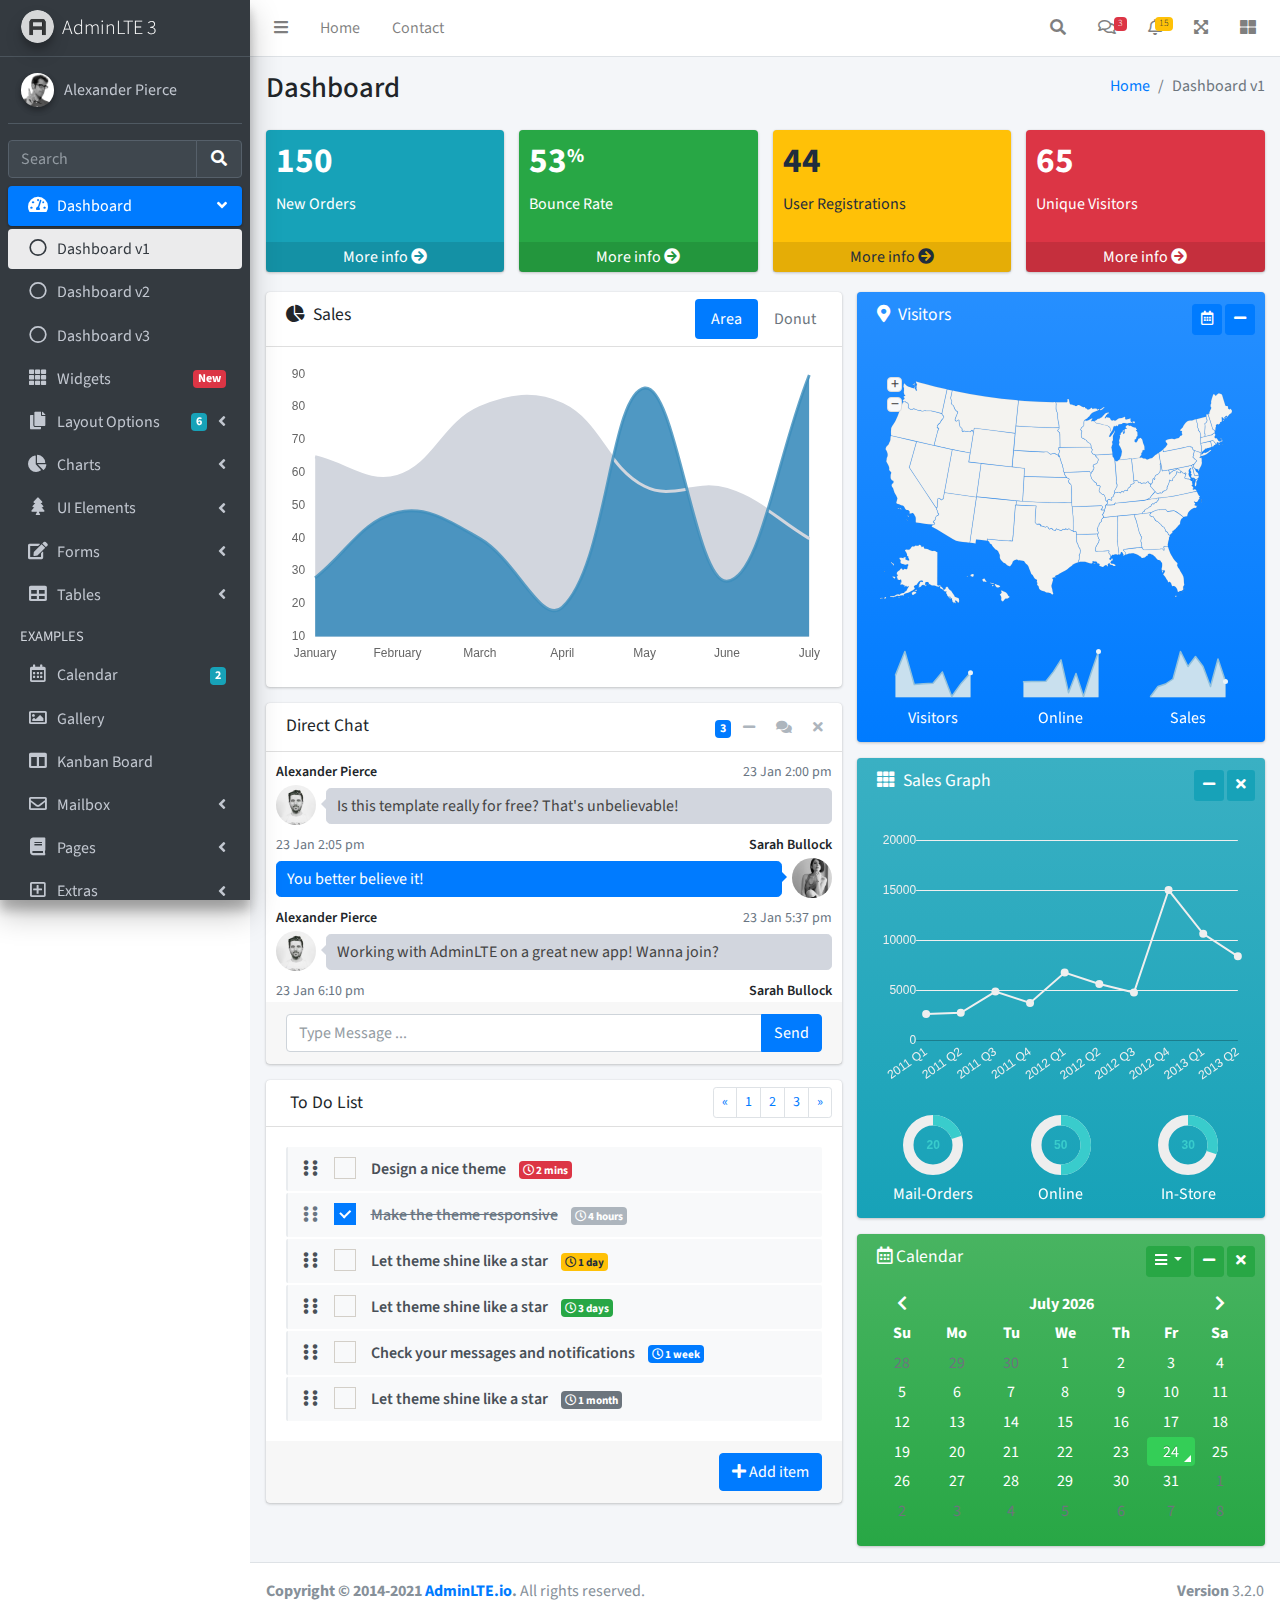
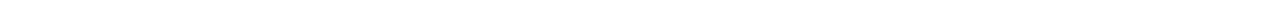
<file: src/main/resources/templates/adminPage/index.html>
<!DOCTYPE html>
<html lang="en">
<head>
  <meta charset="utf-8">
  <meta name="viewport" content="width=device-width, initial-scale=1">
  <title>AdminLTE 3 | Dashboard</title>

  <!-- Google Font: Source Sans Pro -->
  <link rel="stylesheet" href="https://fonts.googleapis.com/css?family=Source+Sans+Pro:300,400,400i,700&display=fallback">
  <!-- Font Awesome -->
  <link rel="stylesheet" href="plugins/fontawesome-free/css/all.min.css">
  <!-- Ionicons -->
  <link rel="stylesheet" href="https://code.ionicframework.com/ionicons/2.0.1/css/ionicons.min.css">
  <!-- Tempusdominus Bootstrap 4 -->
  <link rel="stylesheet" href="plugins/tempusdominus-bootstrap-4/css/tempusdominus-bootstrap-4.min.css">
  <!-- iCheck -->
  <link rel="stylesheet" href="plugins/icheck-bootstrap/icheck-bootstrap.min.css">
  <!-- JQVMap -->
  <link rel="stylesheet" href="plugins/jqvmap/jqvmap.min.css">
  <!-- Theme style -->
  <link rel="stylesheet" href="dist/css/adminlte.min.css">
  <!-- overlayScrollbars -->
  <link rel="stylesheet" href="plugins/overlayScrollbars/css/OverlayScrollbars.min.css">
  <!-- Daterange picker -->
  <link rel="stylesheet" href="plugins/daterangepicker/daterangepicker.css">
  <!-- summernote -->
  <link rel="stylesheet" href="plugins/summernote/summernote-bs4.min.css">
</head>
<body class="hold-transition sidebar-mini layout-fixed">
<div class="wrapper">

  <!-- Preloader -->
  <div class="preloader flex-column justify-content-center align-items-center">
    <img class="animation__shake" src="dist/img/AdminLTELogo.png" alt="AdminLTELogo" height="60" width="60">
  </div>

  <!-- Navbar -->
  <nav class="main-header navbar navbar-expand navbar-white navbar-light">
    <!-- Left navbar links -->
    <ul class="navbar-nav">
      <li class="nav-item">
        <a class="nav-link" data-widget="pushmenu" href="#" role="button"><i class="fas fa-bars"></i></a>
      </li>
      <li class="nav-item d-none d-sm-inline-block">
        <a href="index3.html" class="nav-link">Home</a>
      </li>
      <li class="nav-item d-none d-sm-inline-block">
        <a href="#" class="nav-link">Contact</a>
      </li>
    </ul>

    <!-- Right navbar links -->
    <ul class="navbar-nav ml-auto">
      <!-- Navbar Search -->
      <li class="nav-item">
        <a class="nav-link" data-widget="navbar-search" href="#" role="button">
          <i class="fas fa-search"></i>
        </a>
        <div class="navbar-search-block">
          <form class="form-inline">
            <div class="input-group input-group-sm">
              <input class="form-control form-control-navbar" type="search" placeholder="Search" aria-label="Search">
              <div class="input-group-append">
                <button class="btn btn-navbar" type="submit">
                  <i class="fas fa-search"></i>
                </button>
                <button class="btn btn-navbar" type="button" data-widget="navbar-search">
                  <i class="fas fa-times"></i>
                </button>
              </div>
            </div>
          </form>
        </div>
      </li>

      <!-- Messages Dropdown Menu -->
      <li class="nav-item dropdown">
        <a class="nav-link" data-toggle="dropdown" href="#">
          <i class="far fa-comments"></i>
          <span class="badge badge-danger navbar-badge">3</span>
        </a>
        <div class="dropdown-menu dropdown-menu-lg dropdown-menu-right">
          <a href="#" class="dropdown-item">
            <!-- Message Start -->
            <div class="media">
              <img src="dist/img/user1-128x128.jpg" alt="User Avatar" class="img-size-50 mr-3 img-circle">
              <div class="media-body">
                <h3 class="dropdown-item-title">
                  Brad Diesel
                  <span class="float-right text-sm text-danger"><i class="fas fa-star"></i></span>
                </h3>
                <p class="text-sm">Call me whenever you can...</p>
                <p class="text-sm text-muted"><i class="far fa-clock mr-1"></i> 4 Hours Ago</p>
              </div>
            </div>
            <!-- Message End -->
          </a>
          <div class="dropdown-divider"></div>
          <a href="#" class="dropdown-item">
            <!-- Message Start -->
            <div class="media">
              <img src="dist/img/user8-128x128.jpg" alt="User Avatar" class="img-size-50 img-circle mr-3">
              <div class="media-body">
                <h3 class="dropdown-item-title">
                  John Pierce
                  <span class="float-right text-sm text-muted"><i class="fas fa-star"></i></span>
                </h3>
                <p class="text-sm">I got your message bro</p>
                <p class="text-sm text-muted"><i class="far fa-clock mr-1"></i> 4 Hours Ago</p>
              </div>
            </div>
            <!-- Message End -->
          </a>
          <div class="dropdown-divider"></div>
          <a href="#" class="dropdown-item">
            <!-- Message Start -->
            <div class="media">
              <img src="dist/img/user3-128x128.jpg" alt="User Avatar" class="img-size-50 img-circle mr-3">
              <div class="media-body">
                <h3 class="dropdown-item-title">
                  Nora Silvester
                  <span class="float-right text-sm text-warning"><i class="fas fa-star"></i></span>
                </h3>
                <p class="text-sm">The subject goes here</p>
                <p class="text-sm text-muted"><i class="far fa-clock mr-1"></i> 4 Hours Ago</p>
              </div>
            </div>
            <!-- Message End -->
          </a>
          <div class="dropdown-divider"></div>
          <a href="#" class="dropdown-item dropdown-footer">See All Messages</a>
        </div>
      </li>
      <!-- Notifications Dropdown Menu -->
      <li class="nav-item dropdown">
        <a class="nav-link" data-toggle="dropdown" href="#">
          <i class="far fa-bell"></i>
          <span class="badge badge-warning navbar-badge">15</span>
        </a>
        <div class="dropdown-menu dropdown-menu-lg dropdown-menu-right">
          <span class="dropdown-item dropdown-header">15 Notifications</span>
          <div class="dropdown-divider"></div>
          <a href="#" class="dropdown-item">
            <i class="fas fa-envelope mr-2"></i> 4 new messages
            <span class="float-right text-muted text-sm">3 mins</span>
          </a>
          <div class="dropdown-divider"></div>
          <a href="#" class="dropdown-item">
            <i class="fas fa-users mr-2"></i> 8 friend requests
            <span class="float-right text-muted text-sm">12 hours</span>
          </a>
          <div class="dropdown-divider"></div>
          <a href="#" class="dropdown-item">
            <i class="fas fa-file mr-2"></i> 3 new reports
            <span class="float-right text-muted text-sm">2 days</span>
          </a>
          <div class="dropdown-divider"></div>
          <a href="#" class="dropdown-item dropdown-footer">See All Notifications</a>
        </div>
      </li>
      <li class="nav-item">
        <a class="nav-link" data-widget="fullscreen" href="#" role="button">
          <i class="fas fa-expand-arrows-alt"></i>
        </a>
      </li>
      <li class="nav-item">
        <a class="nav-link" data-widget="control-sidebar" data-controlsidebar-slide="true" href="#" role="button">
          <i class="fas fa-th-large"></i>
        </a>
      </li>
    </ul>
  </nav>
  <!-- /.navbar -->

  <!-- Main Sidebar Container -->
  <aside class="main-sidebar sidebar-dark-primary elevation-4">
    <!-- Brand Logo -->
    <a href="index3.html" class="brand-link">
      <img src="dist/img/AdminLTELogo.png" alt="AdminLTE Logo" class="brand-image img-circle elevation-3" style="opacity: .8">
      <span class="brand-text font-weight-light">AdminLTE 3</span>
    </a>

    <!-- Sidebar -->
    <div class="sidebar">
      <!-- Sidebar user panel (optional) -->
      <div class="user-panel mt-3 pb-3 mb-3 d-flex">
        <div class="image">
          <img src="dist/img/user2-160x160.jpg" class="img-circle elevation-2" alt="User Image">
        </div>
        <div class="info">
          <a href="#" class="d-block">Alexander Pierce</a>
        </div>
      </div>

      <!-- SidebarSearch Form -->
      <div class="form-inline">
        <div class="input-group" data-widget="sidebar-search">
          <input class="form-control form-control-sidebar" type="search" placeholder="Search" aria-label="Search">
          <div class="input-group-append">
            <button class="btn btn-sidebar">
              <i class="fas fa-search fa-fw"></i>
            </button>
          </div>
        </div>
      </div>

      <!-- Sidebar Menu -->
      <nav class="mt-2">
        <ul class="nav nav-pills nav-sidebar flex-column" data-widget="treeview" role="menu" data-accordion="false">
          <!-- Add icons to the links using the .nav-icon class
               with font-awesome or any other icon font library -->
          <li class="nav-item menu-open">
            <a href="#" class="nav-link active">
              <i class="nav-icon fas fa-tachometer-alt"></i>
              <p>
                Dashboard
                <i class="right fas fa-angle-left"></i>
              </p>
            </a>
            <ul class="nav nav-treeview">
              <li class="nav-item">
                <a href="./index.html" class="nav-link active">
                  <i class="far fa-circle nav-icon"></i>
                  <p>Dashboard v1</p>
                </a>
              </li>
              <li class="nav-item">
                <a href="./index2.html" class="nav-link">
                  <i class="far fa-circle nav-icon"></i>
                  <p>Dashboard v2</p>
                </a>
              </li>
              <li class="nav-item">
                <a href="./index3.html" class="nav-link">
                  <i class="far fa-circle nav-icon"></i>
                  <p>Dashboard v3</p>
                </a>
              </li>
            </ul>
          </li>
          <li class="nav-item">
            <a href="pages/widgets.html" class="nav-link">
              <i class="nav-icon fas fa-th"></i>
              <p>
                Widgets
                <span class="right badge badge-danger">New</span>
              </p>
            </a>
          </li>
          <li class="nav-item">
            <a href="#" class="nav-link">
              <i class="nav-icon fas fa-copy"></i>
              <p>
                Layout Options
                <i class="fas fa-angle-left right"></i>
                <span class="badge badge-info right">6</span>
              </p>
            </a>
            <ul class="nav nav-treeview">
              <li class="nav-item">
                <a href="pages/layout/top-nav.html" class="nav-link">
                  <i class="far fa-circle nav-icon"></i>
                  <p>Top Navigation</p>
                </a>
              </li>
              <li class="nav-item">
                <a href="pages/layout/top-nav-sidebar.html" class="nav-link">
                  <i class="far fa-circle nav-icon"></i>
                  <p>Top Navigation + Sidebar</p>
                </a>
              </li>
              <li class="nav-item">
                <a href="pages/layout/boxed.html" class="nav-link">
                  <i class="far fa-circle nav-icon"></i>
                  <p>Boxed</p>
                </a>
              </li>
              <li class="nav-item">
                <a href="pages/layout/fixed-sidebar.html" class="nav-link">
                  <i class="far fa-circle nav-icon"></i>
                  <p>Fixed Sidebar</p>
                </a>
              </li>
              <li class="nav-item">
                <a href="pages/layout/fixed-sidebar-custom.html" class="nav-link">
                  <i class="far fa-circle nav-icon"></i>
                  <p>Fixed Sidebar <small>+ Custom Area</small></p>
                </a>
              </li>
              <li class="nav-item">
                <a href="pages/layout/fixed-topnav.html" class="nav-link">
                  <i class="far fa-circle nav-icon"></i>
                  <p>Fixed Navbar</p>
                </a>
              </li>
              <li class="nav-item">
                <a href="pages/layout/fixed-footer.html" class="nav-link">
                  <i class="far fa-circle nav-icon"></i>
                  <p>Fixed Footer</p>
                </a>
              </li>
              <li class="nav-item">
                <a href="pages/layout/collapsed-sidebar.html" class="nav-link">
                  <i class="far fa-circle nav-icon"></i>
                  <p>Collapsed Sidebar</p>
                </a>
              </li>
            </ul>
          </li>
          <li class="nav-item">
            <a href="#" class="nav-link">
              <i class="nav-icon fas fa-chart-pie"></i>
              <p>
                Charts
                <i class="right fas fa-angle-left"></i>
              </p>
            </a>
            <ul class="nav nav-treeview">
              <li class="nav-item">
                <a href="pages/charts/chartjs.html" class="nav-link">
                  <i class="far fa-circle nav-icon"></i>
                  <p>ChartJS</p>
                </a>
              </li>
              <li class="nav-item">
                <a href="pages/charts/flot.html" class="nav-link">
                  <i class="far fa-circle nav-icon"></i>
                  <p>Flot</p>
                </a>
              </li>
              <li class="nav-item">
                <a href="pages/charts/inline.html" class="nav-link">
                  <i class="far fa-circle nav-icon"></i>
                  <p>Inline</p>
                </a>
              </li>
              <li class="nav-item">
                <a href="pages/charts/uplot.html" class="nav-link">
                  <i class="far fa-circle nav-icon"></i>
                  <p>uPlot</p>
                </a>
              </li>
            </ul>
          </li>
          <li class="nav-item">
            <a href="#" class="nav-link">
              <i class="nav-icon fas fa-tree"></i>
              <p>
                UI Elements
                <i class="fas fa-angle-left right"></i>
              </p>
            </a>
            <ul class="nav nav-treeview">
              <li class="nav-item">
                <a href="pages/UI/general.html" class="nav-link">
                  <i class="far fa-circle nav-icon"></i>
                  <p>General</p>
                </a>
              </li>
              <li class="nav-item">
                <a href="pages/UI/icons.html" class="nav-link">
                  <i class="far fa-circle nav-icon"></i>
                  <p>Icons</p>
                </a>
              </li>
              <li class="nav-item">
                <a href="pages/UI/buttons.html" class="nav-link">
                  <i class="far fa-circle nav-icon"></i>
                  <p>Buttons</p>
                </a>
              </li>
              <li class="nav-item">
                <a href="pages/UI/sliders.html" class="nav-link">
                  <i class="far fa-circle nav-icon"></i>
                  <p>Sliders</p>
                </a>
              </li>
              <li class="nav-item">
                <a href="pages/UI/modals.html" class="nav-link">
                  <i class="far fa-circle nav-icon"></i>
                  <p>Modals & Alerts</p>
                </a>
              </li>
              <li class="nav-item">
                <a href="pages/UI/navbar.html" class="nav-link">
                  <i class="far fa-circle nav-icon"></i>
                  <p>Navbar & Tabs</p>
                </a>
              </li>
              <li class="nav-item">
                <a href="pages/UI/timeline.html" class="nav-link">
                  <i class="far fa-circle nav-icon"></i>
                  <p>Timeline</p>
                </a>
              </li>
              <li class="nav-item">
                <a href="pages/UI/ribbons.html" class="nav-link">
                  <i class="far fa-circle nav-icon"></i>
                  <p>Ribbons</p>
                </a>
              </li>
            </ul>
          </li>
          <li class="nav-item">
            <a href="#" class="nav-link">
              <i class="nav-icon fas fa-edit"></i>
              <p>
                Forms
                <i class="fas fa-angle-left right"></i>
              </p>
            </a>
            <ul class="nav nav-treeview">
              <li class="nav-item">
                <a href="pages/forms/general.html" class="nav-link">
                  <i class="far fa-circle nav-icon"></i>
                  <p>General Elements</p>
                </a>
              </li>
              <li class="nav-item">
                <a href="pages/forms/advanced.html" class="nav-link">
                  <i class="far fa-circle nav-icon"></i>
                  <p>Advanced Elements</p>
                </a>
              </li>
              <li class="nav-item">
                <a href="pages/forms/editors.html" class="nav-link">
                  <i class="far fa-circle nav-icon"></i>
                  <p>Editors</p>
                </a>
              </li>
              <li class="nav-item">
                <a href="pages/forms/validation.html" class="nav-link">
                  <i class="far fa-circle nav-icon"></i>
                  <p>Validation</p>
                </a>
              </li>
            </ul>
          </li>
          <li class="nav-item">
            <a href="#" class="nav-link">
              <i class="nav-icon fas fa-table"></i>
              <p>
                Tables
                <i class="fas fa-angle-left right"></i>
              </p>
            </a>
            <ul class="nav nav-treeview">
              <li class="nav-item">
                <a href="pages/tables/simple.html" class="nav-link">
                  <i class="far fa-circle nav-icon"></i>
                  <p>Simple Tables</p>
                </a>
              </li>
              <li class="nav-item">
                <a href="pages/tables/data.html" class="nav-link">
                  <i class="far fa-circle nav-icon"></i>
                  <p>DataTables</p>
                </a>
              </li>
              <li class="nav-item">
                <a href="pages/tables/jsgrid.html" class="nav-link">
                  <i class="far fa-circle nav-icon"></i>
                  <p>jsGrid</p>
                </a>
              </li>
            </ul>
          </li>
          <li class="nav-header">EXAMPLES</li>
          <li class="nav-item">
            <a href="pages/calendar.html" class="nav-link">
              <i class="nav-icon far fa-calendar-alt"></i>
              <p>
                Calendar
                <span class="badge badge-info right">2</span>
              </p>
            </a>
          </li>
          <li class="nav-item">
            <a href="pages/gallery.html" class="nav-link">
              <i class="nav-icon far fa-image"></i>
              <p>
                Gallery
              </p>
            </a>
          </li>
          <li class="nav-item">
            <a href="pages/kanban.html" class="nav-link">
              <i class="nav-icon fas fa-columns"></i>
              <p>
                Kanban Board
              </p>
            </a>
          </li>
          <li class="nav-item">
            <a href="#" class="nav-link">
              <i class="nav-icon far fa-envelope"></i>
              <p>
                Mailbox
                <i class="fas fa-angle-left right"></i>
              </p>
            </a>
            <ul class="nav nav-treeview">
              <li class="nav-item">
                <a href="pages/mailbox/mailbox.html" class="nav-link">
                  <i class="far fa-circle nav-icon"></i>
                  <p>Inbox</p>
                </a>
              </li>
              <li class="nav-item">
                <a href="pages/mailbox/compose.html" class="nav-link">
                  <i class="far fa-circle nav-icon"></i>
                  <p>Compose</p>
                </a>
              </li>
              <li class="nav-item">
                <a href="pages/mailbox/read-mail.html" class="nav-link">
                  <i class="far fa-circle nav-icon"></i>
                  <p>Read</p>
                </a>
              </li>
            </ul>
          </li>
          <li class="nav-item">
            <a href="#" class="nav-link">
              <i class="nav-icon fas fa-book"></i>
              <p>
                Pages
                <i class="fas fa-angle-left right"></i>
              </p>
            </a>
            <ul class="nav nav-treeview">
              <li class="nav-item">
                <a href="pages/examples/invoice.html" class="nav-link">
                  <i class="far fa-circle nav-icon"></i>
                  <p>Invoice</p>
                </a>
              </li>
              <li class="nav-item">
                <a href="pages/examples/profile.html" class="nav-link">
                  <i class="far fa-circle nav-icon"></i>
                  <p>Profile</p>
                </a>
              </li>
              <li class="nav-item">
                <a href="pages/examples/e-commerce.html" class="nav-link">
                  <i class="far fa-circle nav-icon"></i>
                  <p>E-commerce</p>
                </a>
              </li>
              <li class="nav-item">
                <a href="pages/examples/projects.html" class="nav-link">
                  <i class="far fa-circle nav-icon"></i>
                  <p>Projects</p>
                </a>
              </li>
              <li class="nav-item">
                <a href="pages/examples/project-add.html" class="nav-link">
                  <i class="far fa-circle nav-icon"></i>
                  <p>Project Add</p>
                </a>
              </li>
              <li class="nav-item">
                <a href="pages/examples/project-edit.html" class="nav-link">
                  <i class="far fa-circle nav-icon"></i>
                  <p>Project Edit</p>
                </a>
              </li>
              <li class="nav-item">
                <a href="pages/examples/project-detail.html" class="nav-link">
                  <i class="far fa-circle nav-icon"></i>
                  <p>Project Detail</p>
                </a>
              </li>
              <li class="nav-item">
                <a href="pages/examples/contacts.html" class="nav-link">
                  <i class="far fa-circle nav-icon"></i>
                  <p>Contacts</p>
                </a>
              </li>
              <li class="nav-item">
                <a href="pages/examples/faq.html" class="nav-link">
                  <i class="far fa-circle nav-icon"></i>
                  <p>FAQ</p>
                </a>
              </li>
              <li class="nav-item">
                <a href="pages/examples/contact-us.html" class="nav-link">
                  <i class="far fa-circle nav-icon"></i>
                  <p>Contact us</p>
                </a>
              </li>
            </ul>
          </li>
          <li class="nav-item">
            <a href="#" class="nav-link">
              <i class="nav-icon far fa-plus-square"></i>
              <p>
                Extras
                <i class="fas fa-angle-left right"></i>
              </p>
            </a>
            <ul class="nav nav-treeview">
              <li class="nav-item">
                <a href="#" class="nav-link">
                  <i class="far fa-circle nav-icon"></i>
                  <p>
                    Login & Register v1
                    <i class="fas fa-angle-left right"></i>
                  </p>
                </a>
                <ul class="nav nav-treeview">
                  <li class="nav-item">
                    <a href="pages/examples/login.html" class="nav-link">
                      <i class="far fa-circle nav-icon"></i>
                      <p>Login v1</p>
                    </a>
                  </li>
                  <li class="nav-item">
                    <a href="pages/examples/register.html" class="nav-link">
                      <i class="far fa-circle nav-icon"></i>
                      <p>Register v1</p>
                    </a>
                  </li>
                  <li class="nav-item">
                    <a href="pages/examples/forgot-password.html" class="nav-link">
                      <i class="far fa-circle nav-icon"></i>
                      <p>Forgot Password v1</p>
                    </a>
                  </li>
                  <li class="nav-item">
                    <a href="pages/examples/recover-password.html" class="nav-link">
                      <i class="far fa-circle nav-icon"></i>
                      <p>Recover Password v1</p>
                    </a>
                  </li>
                </ul>
              </li>
              <li class="nav-item">
                <a href="#" class="nav-link">
                  <i class="far fa-circle nav-icon"></i>
                  <p>
                    Login & Register v2
                    <i class="fas fa-angle-left right"></i>
                  </p>
                </a>
                <ul class="nav nav-treeview">
                  <li class="nav-item">
                    <a href="pages/examples/login-v2.html" class="nav-link">
                      <i class="far fa-circle nav-icon"></i>
                      <p>Login v2</p>
                    </a>
                  </li>
                  <li class="nav-item">
                    <a href="pages/examples/register-v2.html" class="nav-link">
                      <i class="far fa-circle nav-icon"></i>
                      <p>Register v2</p>
                    </a>
                  </li>
                  <li class="nav-item">
                    <a href="pages/examples/forgot-password-v2.html" class="nav-link">
                      <i class="far fa-circle nav-icon"></i>
                      <p>Forgot Password v2</p>
                    </a>
                  </li>
                  <li class="nav-item">
                    <a href="pages/examples/recover-password-v2.html" class="nav-link">
                      <i class="far fa-circle nav-icon"></i>
                      <p>Recover Password v2</p>
                    </a>
                  </li>
                </ul>
              </li>
              <li class="nav-item">
                <a href="pages/examples/lockscreen.html" class="nav-link">
                  <i class="far fa-circle nav-icon"></i>
                  <p>Lockscreen</p>
                </a>
              </li>
              <li class="nav-item">
                <a href="pages/examples/legacy-user-menu.html" class="nav-link">
                  <i class="far fa-circle nav-icon"></i>
                  <p>Legacy User Menu</p>
                </a>
              </li>
              <li class="nav-item">
                <a href="pages/examples/language-menu.html" class="nav-link">
                  <i class="far fa-circle nav-icon"></i>
                  <p>Language Menu</p>
                </a>
              </li>
              <li class="nav-item">
                <a href="pages/examples/404.html" class="nav-link">
                  <i class="far fa-circle nav-icon"></i>
                  <p>Error 404</p>
                </a>
              </li>
              <li class="nav-item">
                <a href="pages/examples/500.html" class="nav-link">
                  <i class="far fa-circle nav-icon"></i>
                  <p>Error 500</p>
                </a>
              </li>
              <li class="nav-item">
                <a href="pages/examples/pace.html" class="nav-link">
                  <i class="far fa-circle nav-icon"></i>
                  <p>Pace</p>
                </a>
              </li>
              <li class="nav-item">
                <a href="pages/examples/blank.html" class="nav-link">
                  <i class="far fa-circle nav-icon"></i>
                  <p>Blank Page</p>
                </a>
              </li>
              <li class="nav-item">
                <a href="starter.html" class="nav-link">
                  <i class="far fa-circle nav-icon"></i>
                  <p>Starter Page</p>
                </a>
              </li>
            </ul>
          </li>
          <li class="nav-item">
            <a href="#" class="nav-link">
              <i class="nav-icon fas fa-search"></i>
              <p>
                Search
                <i class="fas fa-angle-left right"></i>
              </p>
            </a>
            <ul class="nav nav-treeview">
              <li class="nav-item">
                <a href="pages/search/simple.html" class="nav-link">
                  <i class="far fa-circle nav-icon"></i>
                  <p>Simple Search</p>
                </a>
              </li>
              <li class="nav-item">
                <a href="pages/search/enhanced.html" class="nav-link">
                  <i class="far fa-circle nav-icon"></i>
                  <p>Enhanced</p>
                </a>
              </li>
            </ul>
          </li>
          <li class="nav-header">MISCELLANEOUS</li>
          <li class="nav-item">
            <a href="iframe.html" class="nav-link">
              <i class="nav-icon fas fa-ellipsis-h"></i>
              <p>Tabbed IFrame Plugin</p>
            </a>
          </li>
          <li class="nav-item">
            <a href="https://adminlte.io/docs/3.1/" class="nav-link">
              <i class="nav-icon fas fa-file"></i>
              <p>Documentation</p>
            </a>
          </li>
          <li class="nav-header">MULTI LEVEL EXAMPLE</li>
          <li class="nav-item">
            <a href="#" class="nav-link">
              <i class="fas fa-circle nav-icon"></i>
              <p>Level 1</p>
            </a>
          </li>
          <li class="nav-item">
            <a href="#" class="nav-link">
              <i class="nav-icon fas fa-circle"></i>
              <p>
                Level 1
                <i class="right fas fa-angle-left"></i>
              </p>
            </a>
            <ul class="nav nav-treeview">
              <li class="nav-item">
                <a href="#" class="nav-link">
                  <i class="far fa-circle nav-icon"></i>
                  <p>Level 2</p>
                </a>
              </li>
              <li class="nav-item">
                <a href="#" class="nav-link">
                  <i class="far fa-circle nav-icon"></i>
                  <p>
                    Level 2
                    <i class="right fas fa-angle-left"></i>
                  </p>
                </a>
                <ul class="nav nav-treeview">
                  <li class="nav-item">
                    <a href="#" class="nav-link">
                      <i class="far fa-dot-circle nav-icon"></i>
                      <p>Level 3</p>
                    </a>
                  </li>
                  <li class="nav-item">
                    <a href="#" class="nav-link">
                      <i class="far fa-dot-circle nav-icon"></i>
                      <p>Level 3</p>
                    </a>
                  </li>
                  <li class="nav-item">
                    <a href="#" class="nav-link">
                      <i class="far fa-dot-circle nav-icon"></i>
                      <p>Level 3</p>
                    </a>
                  </li>
                </ul>
              </li>
              <li class="nav-item">
                <a href="#" class="nav-link">
                  <i class="far fa-circle nav-icon"></i>
                  <p>Level 2</p>
                </a>
              </li>
            </ul>
          </li>
          <li class="nav-item">
            <a href="#" class="nav-link">
              <i class="fas fa-circle nav-icon"></i>
              <p>Level 1</p>
            </a>
          </li>
          <li class="nav-header">LABELS</li>
          <li class="nav-item">
            <a href="#" class="nav-link">
              <i class="nav-icon far fa-circle text-danger"></i>
              <p class="text">Important</p>
            </a>
          </li>
          <li class="nav-item">
            <a href="#" class="nav-link">
              <i class="nav-icon far fa-circle text-warning"></i>
              <p>Warning</p>
            </a>
          </li>
          <li class="nav-item">
            <a href="#" class="nav-link">
              <i class="nav-icon far fa-circle text-info"></i>
              <p>Informational</p>
            </a>
          </li>
        </ul>
      </nav>
      <!-- /.sidebar-menu -->
    </div>
    <!-- /.sidebar -->
  </aside>

  <!-- Content Wrapper. Contains page content -->
  <div class="content-wrapper">
    <!-- Content Header (Page header) -->
    <div class="content-header">
      <div class="container-fluid">
        <div class="row mb-2">
          <div class="col-sm-6">
            <h1 class="m-0">Dashboard</h1>
          </div><!-- /.col -->
          <div class="col-sm-6">
            <ol class="breadcrumb float-sm-right">
              <li class="breadcrumb-item"><a href="#">Home</a></li>
              <li class="breadcrumb-item active">Dashboard v1</li>
            </ol>
          </div><!-- /.col -->
        </div><!-- /.row -->
      </div><!-- /.container-fluid -->
    </div>
    <!-- /.content-header -->

    <!-- Main content -->
    <section class="content">
      <div class="container-fluid">
        <!-- Small boxes (Stat box) -->
        <div class="row">
          <div class="col-lg-3 col-6">
            <!-- small box -->
            <div class="small-box bg-info">
              <div class="inner">
                <h3>150</h3>

                <p>New Orders</p>
              </div>
              <div class="icon">
                <i class="ion ion-bag"></i>
              </div>
              <a href="#" class="small-box-footer">More info <i class="fas fa-arrow-circle-right"></i></a>
            </div>
          </div>
          <!-- ./col -->
          <div class="col-lg-3 col-6">
            <!-- small box -->
            <div class="small-box bg-success">
              <div class="inner">
                <h3>53<sup style="font-size: 20px">%</sup></h3>

                <p>Bounce Rate</p>
              </div>
              <div class="icon">
                <i class="ion ion-stats-bars"></i>
              </div>
              <a href="#" class="small-box-footer">More info <i class="fas fa-arrow-circle-right"></i></a>
            </div>
          </div>
          <!-- ./col -->
          <div class="col-lg-3 col-6">
            <!-- small box -->
            <div class="small-box bg-warning">
              <div class="inner">
                <h3>44</h3>

                <p>User Registrations</p>
              </div>
              <div class="icon">
                <i class="ion ion-person-add"></i>
              </div>
              <a href="#" class="small-box-footer">More info <i class="fas fa-arrow-circle-right"></i></a>
            </div>
          </div>
          <!-- ./col -->
          <div class="col-lg-3 col-6">
            <!-- small box -->
            <div class="small-box bg-danger">
              <div class="inner">
                <h3>65</h3>

                <p>Unique Visitors</p>
              </div>
              <div class="icon">
                <i class="ion ion-pie-graph"></i>
              </div>
              <a href="#" class="small-box-footer">More info <i class="fas fa-arrow-circle-right"></i></a>
            </div>
          </div>
          <!-- ./col -->
        </div>
        <!-- /.row -->
        <!-- Main row -->
        <div class="row">
          <!-- Left col -->
          <section class="col-lg-7 connectedSortable">
            <!-- Custom tabs (Charts with tabs)-->
            <div class="card">
              <div class="card-header">
                <h3 class="card-title">
                  <i class="fas fa-chart-pie mr-1"></i>
                  Sales
                </h3>
                <div class="card-tools">
                  <ul class="nav nav-pills ml-auto">
                    <li class="nav-item">
                      <a class="nav-link active" href="#revenue-chart" data-toggle="tab">Area</a>
                    </li>
                    <li class="nav-item">
                      <a class="nav-link" href="#sales-chart" data-toggle="tab">Donut</a>
                    </li>
                  </ul>
                </div>
              </div><!-- /.card-header -->
              <div class="card-body">
                <div class="tab-content p-0">
                  <!-- Morris chart - Sales -->
                  <div class="chart tab-pane active" id="revenue-chart"
                       style="position: relative; height: 300px;">
                      <canvas id="revenue-chart-canvas" height="300" style="height: 300px;"></canvas>
                   </div>
                  <div class="chart tab-pane" id="sales-chart" style="position: relative; height: 300px;">
                    <canvas id="sales-chart-canvas" height="300" style="height: 300px;"></canvas>
                  </div>
                </div>
              </div><!-- /.card-body -->
            </div>
            <!-- /.card -->

            <!-- DIRECT CHAT -->
            <div class="card direct-chat direct-chat-primary">
              <div class="card-header">
                <h3 class="card-title">Direct Chat</h3>

                <div class="card-tools">
                  <span title="3 New Messages" class="badge badge-primary">3</span>
                  <button type="button" class="btn btn-tool" data-card-widget="collapse">
                    <i class="fas fa-minus"></i>
                  </button>
                  <button type="button" class="btn btn-tool" title="Contacts" data-widget="chat-pane-toggle">
                    <i class="fas fa-comments"></i>
                  </button>
                  <button type="button" class="btn btn-tool" data-card-widget="remove">
                    <i class="fas fa-times"></i>
                  </button>
                </div>
              </div>
              <!-- /.card-header -->
              <div class="card-body">
                <!-- Conversations are loaded here -->
                <div class="direct-chat-messages">
                  <!-- Message. Default to the left -->
                  <div class="direct-chat-msg">
                    <div class="direct-chat-infos clearfix">
                      <span class="direct-chat-name float-left">Alexander Pierce</span>
                      <span class="direct-chat-timestamp float-right">23 Jan 2:00 pm</span>
                    </div>
                    <!-- /.direct-chat-infos -->
                    <img class="direct-chat-img" src="dist/img/user1-128x128.jpg" alt="message user image">
                    <!-- /.direct-chat-img -->
                    <div class="direct-chat-text">
                      Is this template really for free? That's unbelievable!
                    </div>
                    <!-- /.direct-chat-text -->
                  </div>
                  <!-- /.direct-chat-msg -->

                  <!-- Message to the right -->
                  <div class="direct-chat-msg right">
                    <div class="direct-chat-infos clearfix">
                      <span class="direct-chat-name float-right">Sarah Bullock</span>
                      <span class="direct-chat-timestamp float-left">23 Jan 2:05 pm</span>
                    </div>
                    <!-- /.direct-chat-infos -->
                    <img class="direct-chat-img" src="dist/img/user3-128x128.jpg" alt="message user image">
                    <!-- /.direct-chat-img -->
                    <div class="direct-chat-text">
                      You better believe it!
                    </div>
                    <!-- /.direct-chat-text -->
                  </div>
                  <!-- /.direct-chat-msg -->

                  <!-- Message. Default to the left -->
                  <div class="direct-chat-msg">
                    <div class="direct-chat-infos clearfix">
                      <span class="direct-chat-name float-left">Alexander Pierce</span>
                      <span class="direct-chat-timestamp float-right">23 Jan 5:37 pm</span>
                    </div>
                    <!-- /.direct-chat-infos -->
                    <img class="direct-chat-img" src="dist/img/user1-128x128.jpg" alt="message user image">
                    <!-- /.direct-chat-img -->
                    <div class="direct-chat-text">
                      Working with AdminLTE on a great new app! Wanna join?
                    </div>
                    <!-- /.direct-chat-text -->
                  </div>
                  <!-- /.direct-chat-msg -->

                  <!-- Message to the right -->
                  <div class="direct-chat-msg right">
                    <div class="direct-chat-infos clearfix">
                      <span class="direct-chat-name float-right">Sarah Bullock</span>
                      <span class="direct-chat-timestamp float-left">23 Jan 6:10 pm</span>
                    </div>
                    <!-- /.direct-chat-infos -->
                    <img class="direct-chat-img" src="dist/img/user3-128x128.jpg" alt="message user image">
                    <!-- /.direct-chat-img -->
                    <div class="direct-chat-text">
                      I would love to.
                    </div>
                    <!-- /.direct-chat-text -->
                  </div>
                  <!-- /.direct-chat-msg -->

                </div>
                <!--/.direct-chat-messages-->

                <!-- Contacts are loaded here -->
                <div class="direct-chat-contacts">
                  <ul class="contacts-list">
                    <li>
                      <a href="#">
                        <img class="contacts-list-img" src="dist/img/user1-128x128.jpg" alt="User Avatar">

                        <div class="contacts-list-info">
                          <span class="contacts-list-name">
                            Count Dracula
                            <small class="contacts-list-date float-right">2/28/2015</small>
                          </span>
                          <span class="contacts-list-msg">How have you been? I was...</span>
                        </div>
                        <!-- /.contacts-list-info -->
                      </a>
                    </li>
                    <!-- End Contact Item -->
                    <li>
                      <a href="#">
                        <img class="contacts-list-img" src="dist/img/user7-128x128.jpg" alt="User Avatar">

                        <div class="contacts-list-info">
                          <span class="contacts-list-name">
                            Sarah Doe
                            <small class="contacts-list-date float-right">2/23/2015</small>
                          </span>
                          <span class="contacts-list-msg">I will be waiting for...</span>
                        </div>
                        <!-- /.contacts-list-info -->
                      </a>
                    </li>
                    <!-- End Contact Item -->
                    <li>
                      <a href="#">
                        <img class="contacts-list-img" src="dist/img/user3-128x128.jpg" alt="User Avatar">

                        <div class="contacts-list-info">
                          <span class="contacts-list-name">
                            Nadia Jolie
                            <small class="contacts-list-date float-right">2/20/2015</small>
                          </span>
                          <span class="contacts-list-msg">I'll call you back at...</span>
                        </div>
                        <!-- /.contacts-list-info -->
                      </a>
                    </li>
                    <!-- End Contact Item -->
                    <li>
                      <a href="#">
                        <img class="contacts-list-img" src="dist/img/user5-128x128.jpg" alt="User Avatar">

                        <div class="contacts-list-info">
                          <span class="contacts-list-name">
                            Nora S. Vans
                            <small class="contacts-list-date float-right">2/10/2015</small>
                          </span>
                          <span class="contacts-list-msg">Where is your new...</span>
                        </div>
                        <!-- /.contacts-list-info -->
                      </a>
                    </li>
                    <!-- End Contact Item -->
                    <li>
                      <a href="#">
                        <img class="contacts-list-img" src="dist/img/user6-128x128.jpg" alt="User Avatar">

                        <div class="contacts-list-info">
                          <span class="contacts-list-name">
                            John K.
                            <small class="contacts-list-date float-right">1/27/2015</small>
                          </span>
                          <span class="contacts-list-msg">Can I take a look at...</span>
                        </div>
                        <!-- /.contacts-list-info -->
                      </a>
                    </li>
                    <!-- End Contact Item -->
                    <li>
                      <a href="#">
                        <img class="contacts-list-img" src="dist/img/user8-128x128.jpg" alt="User Avatar">

                        <div class="contacts-list-info">
                          <span class="contacts-list-name">
                            Kenneth M.
                            <small class="contacts-list-date float-right">1/4/2015</small>
                          </span>
                          <span class="contacts-list-msg">Never mind I found...</span>
                        </div>
                        <!-- /.contacts-list-info -->
                      </a>
                    </li>
                    <!-- End Contact Item -->
                  </ul>
                  <!-- /.contacts-list -->
                </div>
                <!-- /.direct-chat-pane -->
              </div>
              <!-- /.card-body -->
              <div class="card-footer">
                <form action="#" method="post">
                  <div class="input-group">
                    <input type="text" name="message" placeholder="Type Message ..." class="form-control">
                    <span class="input-group-append">
                      <button type="button" class="btn btn-primary">Send</button>
                    </span>
                  </div>
                </form>
              </div>
              <!-- /.card-footer-->
            </div>
            <!--/.direct-chat -->

            <!-- TO DO List -->
            <div class="card">
              <div class="card-header">
                <h3 class="card-title">
                  <i class="ion ion-clipboard mr-1"></i>
                  To Do List
                </h3>

                <div class="card-tools">
                  <ul class="pagination pagination-sm">
                    <li class="page-item"><a href="#" class="page-link">&laquo;</a></li>
                    <li class="page-item"><a href="#" class="page-link">1</a></li>
                    <li class="page-item"><a href="#" class="page-link">2</a></li>
                    <li class="page-item"><a href="#" class="page-link">3</a></li>
                    <li class="page-item"><a href="#" class="page-link">&raquo;</a></li>
                  </ul>
                </div>
              </div>
              <!-- /.card-header -->
              <div class="card-body">
                <ul class="todo-list" data-widget="todo-list">
                  <li>
                    <!-- drag handle -->
                    <span class="handle">
                      <i class="fas fa-ellipsis-v"></i>
                      <i class="fas fa-ellipsis-v"></i>
                    </span>
                    <!-- checkbox -->
                    <div  class="icheck-primary d-inline ml-2">
                      <input type="checkbox" value="" name="todo1" id="todoCheck1">
                      <label for="todoCheck1"></label>
                    </div>
                    <!-- todo text -->
                    <span class="text">Design a nice theme</span>
                    <!-- Emphasis label -->
                    <small class="badge badge-danger"><i class="far fa-clock"></i> 2 mins</small>
                    <!-- General tools such as edit or delete-->
                    <div class="tools">
                      <i class="fas fa-edit"></i>
                      <i class="fas fa-trash-o"></i>
                    </div>
                  </li>
                  <li>
                    <span class="handle">
                      <i class="fas fa-ellipsis-v"></i>
                      <i class="fas fa-ellipsis-v"></i>
                    </span>
                    <div  class="icheck-primary d-inline ml-2">
                      <input type="checkbox" value="" name="todo2" id="todoCheck2" checked>
                      <label for="todoCheck2"></label>
                    </div>
                    <span class="text">Make the theme responsive</span>
                    <small class="badge badge-info"><i class="far fa-clock"></i> 4 hours</small>
                    <div class="tools">
                      <i class="fas fa-edit"></i>
                      <i class="fas fa-trash-o"></i>
                    </div>
                  </li>
                  <li>
                    <span class="handle">
                      <i class="fas fa-ellipsis-v"></i>
                      <i class="fas fa-ellipsis-v"></i>
                    </span>
                    <div  class="icheck-primary d-inline ml-2">
                      <input type="checkbox" value="" name="todo3" id="todoCheck3">
                      <label for="todoCheck3"></label>
                    </div>
                    <span class="text">Let theme shine like a star</span>
                    <small class="badge badge-warning"><i class="far fa-clock"></i> 1 day</small>
                    <div class="tools">
                      <i class="fas fa-edit"></i>
                      <i class="fas fa-trash-o"></i>
                    </div>
                  </li>
                  <li>
                    <span class="handle">
                      <i class="fas fa-ellipsis-v"></i>
                      <i class="fas fa-ellipsis-v"></i>
                    </span>
                    <div  class="icheck-primary d-inline ml-2">
                      <input type="checkbox" value="" name="todo4" id="todoCheck4">
                      <label for="todoCheck4"></label>
                    </div>
                    <span class="text">Let theme shine like a star</span>
                    <small class="badge badge-success"><i class="far fa-clock"></i> 3 days</small>
                    <div class="tools">
                      <i class="fas fa-edit"></i>
                      <i class="fas fa-trash-o"></i>
                    </div>
                  </li>
                  <li>
                    <span class="handle">
                      <i class="fas fa-ellipsis-v"></i>
                      <i class="fas fa-ellipsis-v"></i>
                    </span>
                    <div  class="icheck-primary d-inline ml-2">
                      <input type="checkbox" value="" name="todo5" id="todoCheck5">
                      <label for="todoCheck5"></label>
                    </div>
                    <span class="text">Check your messages and notifications</span>
                    <small class="badge badge-primary"><i class="far fa-clock"></i> 1 week</small>
                    <div class="tools">
                      <i class="fas fa-edit"></i>
                      <i class="fas fa-trash-o"></i>
                    </div>
                  </li>
                  <li>
                    <span class="handle">
                      <i class="fas fa-ellipsis-v"></i>
                      <i class="fas fa-ellipsis-v"></i>
                    </span>
                    <div  class="icheck-primary d-inline ml-2">
                      <input type="checkbox" value="" name="todo6" id="todoCheck6">
                      <label for="todoCheck6"></label>
                    </div>
                    <span class="text">Let theme shine like a star</span>
                    <small class="badge badge-secondary"><i class="far fa-clock"></i> 1 month</small>
                    <div class="tools">
                      <i class="fas fa-edit"></i>
                      <i class="fas fa-trash-o"></i>
                    </div>
                  </li>
                </ul>
              </div>
              <!-- /.card-body -->
              <div class="card-footer clearfix">
                <button type="button" class="btn btn-primary float-right"><i class="fas fa-plus"></i> Add item</button>
              </div>
            </div>
            <!-- /.card -->
          </section>
          <!-- /.Left col -->
          <!-- right col (We are only adding the ID to make the widgets sortable)-->
          <section class="col-lg-5 connectedSortable">

            <!-- Map card -->
            <div class="card bg-gradient-primary">
              <div class="card-header border-0">
                <h3 class="card-title">
                  <i class="fas fa-map-marker-alt mr-1"></i>
                  Visitors
                </h3>
                <!-- card tools -->
                <div class="card-tools">
                  <button type="button" class="btn btn-primary btn-sm daterange" title="Date range">
                    <i class="far fa-calendar-alt"></i>
                  </button>
                  <button type="button" class="btn btn-primary btn-sm" data-card-widget="collapse" title="Collapse">
                    <i class="fas fa-minus"></i>
                  </button>
                </div>
                <!-- /.card-tools -->
              </div>
              <div class="card-body">
                <div id="world-map" style="height: 250px; width: 100%;"></div>
              </div>
              <!-- /.card-body-->
              <div class="card-footer bg-transparent">
                <div class="row">
                  <div class="col-4 text-center">
                    <div id="sparkline-1"></div>
                    <div class="text-white">Visitors</div>
                  </div>
                  <!-- ./col -->
                  <div class="col-4 text-center">
                    <div id="sparkline-2"></div>
                    <div class="text-white">Online</div>
                  </div>
                  <!-- ./col -->
                  <div class="col-4 text-center">
                    <div id="sparkline-3"></div>
                    <div class="text-white">Sales</div>
                  </div>
                  <!-- ./col -->
                </div>
                <!-- /.row -->
              </div>
            </div>
            <!-- /.card -->

            <!-- solid sales graph -->
            <div class="card bg-gradient-info">
              <div class="card-header border-0">
                <h3 class="card-title">
                  <i class="fas fa-th mr-1"></i>
                  Sales Graph
                </h3>

                <div class="card-tools">
                  <button type="button" class="btn bg-info btn-sm" data-card-widget="collapse">
                    <i class="fas fa-minus"></i>
                  </button>
                  <button type="button" class="btn bg-info btn-sm" data-card-widget="remove">
                    <i class="fas fa-times"></i>
                  </button>
                </div>
              </div>
              <div class="card-body">
                <canvas class="chart" id="line-chart" style="min-height: 250px; height: 250px; max-height: 250px; max-width: 100%;"></canvas>
              </div>
              <!-- /.card-body -->
              <div class="card-footer bg-transparent">
                <div class="row">
                  <div class="col-4 text-center">
                    <input type="text" class="knob" data-readonly="true" value="20" data-width="60" data-height="60"
                           data-fgColor="#39CCCC">

                    <div class="text-white">Mail-Orders</div>
                  </div>
                  <!-- ./col -->
                  <div class="col-4 text-center">
                    <input type="text" class="knob" data-readonly="true" value="50" data-width="60" data-height="60"
                           data-fgColor="#39CCCC">

                    <div class="text-white">Online</div>
                  </div>
                  <!-- ./col -->
                  <div class="col-4 text-center">
                    <input type="text" class="knob" data-readonly="true" value="30" data-width="60" data-height="60"
                           data-fgColor="#39CCCC">

                    <div class="text-white">In-Store</div>
                  </div>
                  <!-- ./col -->
                </div>
                <!-- /.row -->
              </div>
              <!-- /.card-footer -->
            </div>
            <!-- /.card -->

            <!-- Calendar -->
            <div class="card bg-gradient-success">
              <div class="card-header border-0">

                <h3 class="card-title">
                  <i class="far fa-calendar-alt"></i>
                  Calendar
                </h3>
                <!-- tools card -->
                <div class="card-tools">
                  <!-- button with a dropdown -->
                  <div class="btn-group">
                    <button type="button" class="btn btn-success btn-sm dropdown-toggle" data-toggle="dropdown" data-offset="-52">
                      <i class="fas fa-bars"></i>
                    </button>
                    <div class="dropdown-menu" role="menu">
                      <a href="#" class="dropdown-item">Add new event</a>
                      <a href="#" class="dropdown-item">Clear events</a>
                      <div class="dropdown-divider"></div>
                      <a href="#" class="dropdown-item">View calendar</a>
                    </div>
                  </div>
                  <button type="button" class="btn btn-success btn-sm" data-card-widget="collapse">
                    <i class="fas fa-minus"></i>
                  </button>
                  <button type="button" class="btn btn-success btn-sm" data-card-widget="remove">
                    <i class="fas fa-times"></i>
                  </button>
                </div>
                <!-- /. tools -->
              </div>
              <!-- /.card-header -->
              <div class="card-body pt-0">
                <!--The calendar -->
                <div id="calendar" style="width: 100%"></div>
              </div>
              <!-- /.card-body -->
            </div>
            <!-- /.card -->
          </section>
          <!-- right col -->
        </div>
        <!-- /.row (main row) -->
      </div><!-- /.container-fluid -->
    </section>
    <!-- /.content -->
  </div>
  <!-- /.content-wrapper -->
  <footer class="main-footer">
    <strong>Copyright &copy; 2014-2021 <a href="https://adminlte.io">AdminLTE.io</a>.</strong>
    All rights reserved.
    <div class="float-right d-none d-sm-inline-block">
      <b>Version</b> 3.2.0
    </div>
  </footer>

  <!-- Control Sidebar -->
  <aside class="control-sidebar control-sidebar-dark">
    <!-- Control sidebar content goes here -->
  </aside>
  <!-- /.control-sidebar -->
</div>
<!-- ./wrapper -->

<!-- jQuery -->
<script src="plugins/jquery/jquery.min.js"></script>
<!-- jQuery UI 1.11.4 -->
<script src="plugins/jquery-ui/jquery-ui.min.js"></script>
<!-- Resolve conflict in jQuery UI tooltip with Bootstrap tooltip -->
<script>
  $.widget.bridge('uibutton', $.ui.button)
</script>
<!-- Bootstrap 4 -->
<script src="plugins/bootstrap/js/bootstrap.bundle.min.js"></script>
<!-- ChartJS -->
<script src="plugins/chart.js/Chart.min.js"></script>
<!-- Sparkline -->
<script src="plugins/sparklines/sparkline.js"></script>
<!-- JQVMap -->
<script src="plugins/jqvmap/jquery.vmap.min.js"></script>
<script src="plugins/jqvmap/maps/jquery.vmap.usa.js"></script>
<!-- jQuery Knob Chart -->
<script src="plugins/jquery-knob/jquery.knob.min.js"></script>
<!-- daterangepicker -->
<script src="plugins/moment/moment.min.js"></script>
<script src="plugins/daterangepicker/daterangepicker.js"></script>
<!-- Tempusdominus Bootstrap 4 -->
<script src="plugins/tempusdominus-bootstrap-4/js/tempusdominus-bootstrap-4.min.js"></script>
<!-- Summernote -->
<script src="plugins/summernote/summernote-bs4.min.js"></script>
<!-- overlayScrollbars -->
<script src="plugins/overlayScrollbars/js/jquery.overlayScrollbars.min.js"></script>
<!-- AdminLTE App -->
<script src="dist/js/adminlte.js"></script>
<!-- AdminLTE for demo purposes -->
<script src="dist/js/demo.js"></script>
<!-- AdminLTE dashboard demo (This is only for demo purposes) -->
<script src="dist/js/pages/dashboard.js"></script>
</body>
</html>
</file>
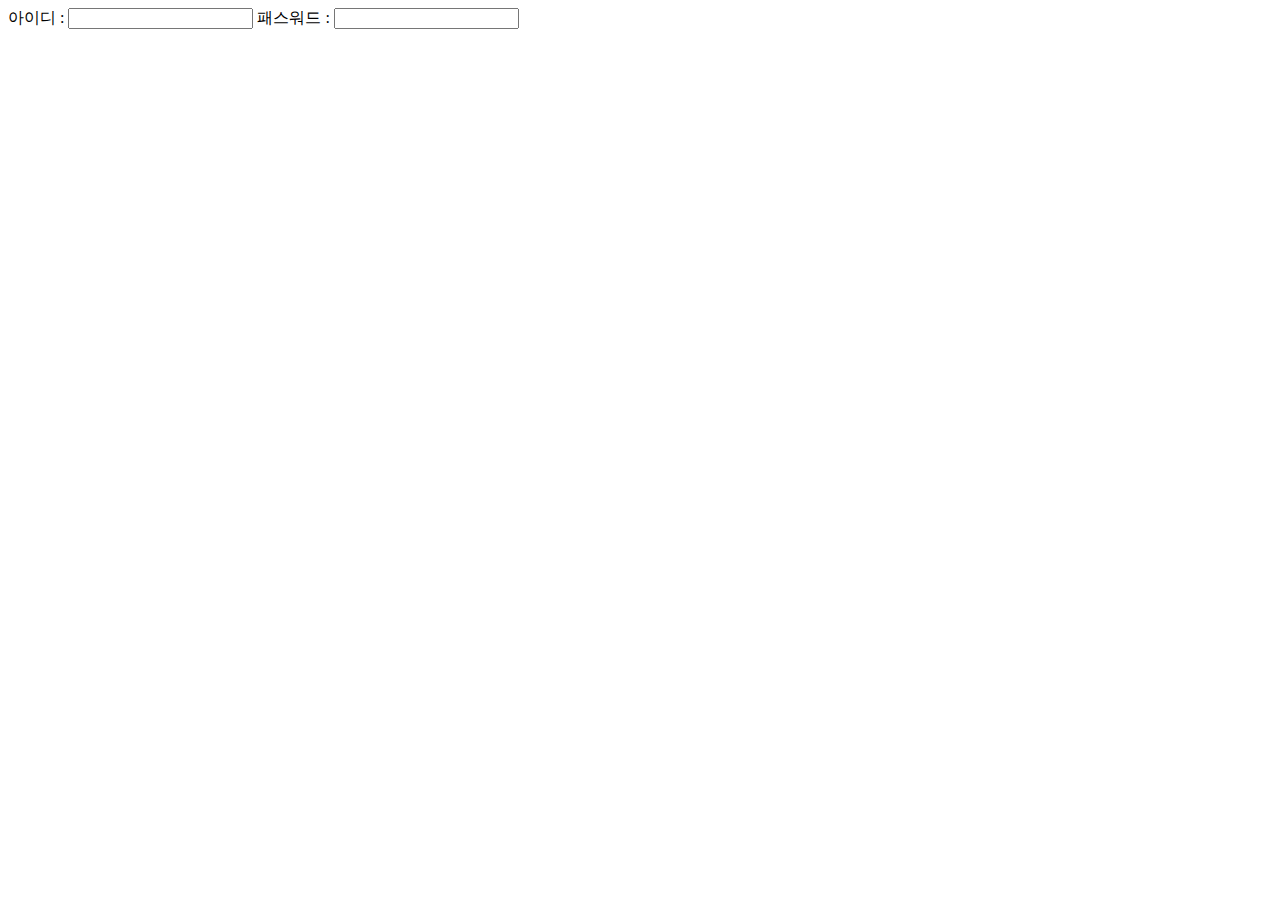
<file: src/main/resources/static/adminMain.html>
<!DOCTYPE html>
<html lang="en">
<head>
    <meta charset="UTF-8">
    <title>AdminLogin</title>
</head>
<body>
    <label>아이디 :</label>
    <input type="text">
    <label>패스워드 :</label>
    <input type="text">
</body>
</html>
</file>
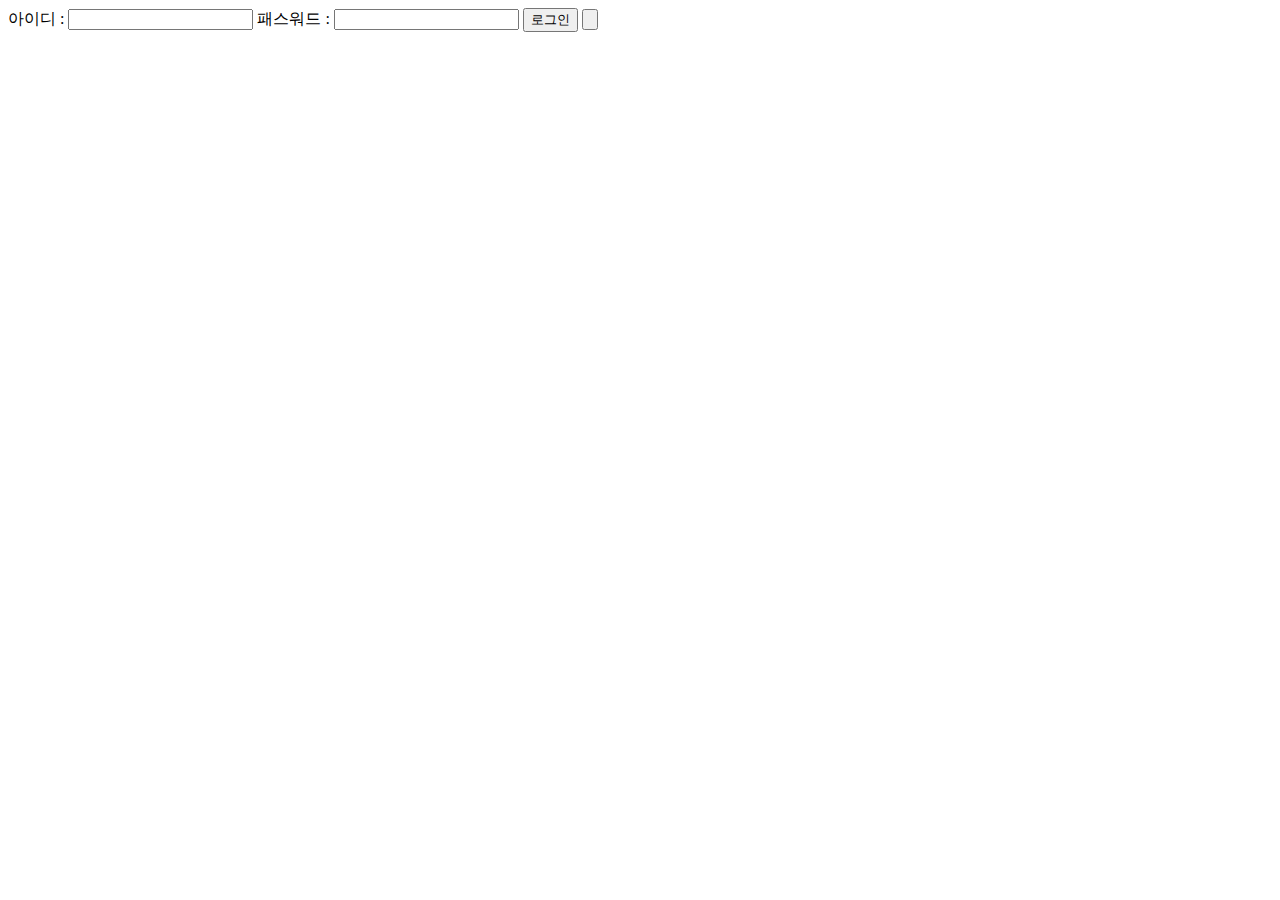
<file: src/main/resources/templates/adminMain.html>
<!--Admin 로그인 페이지로 사용할 예정임-->
<!DOCTYPE html>
<html lang="en">
<head>
    <meta charset="UTF-8">
    <title>AdminLogin</title>
</head>
<body>
    <form method="post" action="/adminPage/index.html" id="form_login">
        <label>아이디 :</label>
        <input type="text" id="t_id">
        <label>패스워드 :</label>
        <input type="password" id="t_pw">
        <input type="button" value="로그인" id="bt_login">
        <input type="button">
        <!--submit이랑 button차이 구별하는 법 정리하기-->
    </form>
</body>
<script src="https://ajax.googleapis.com/ajax/libs/jquery/3.6.4/jquery.min.js"></script>
<script type="text/javascript">
//JQuery사용 안되서 이렇게 함...
//A : jquery CDN 안넣어서 그럼
$(document).ready(function(){
    $("#bt_login").click(function(){
        login();
    });
});


function login(){
    let t_id=document.t_id;
    let t_pw=document.t_pw;

    console.log(t_id, t_pw);
    /*
    let xhr = new XMLHttpRequest();
    xhr.open("POST", "rest/getid", true);
    xhr.setRequestHeader("Con")
    console.log("로그인");
    */
}
</script>
</html>
</file>
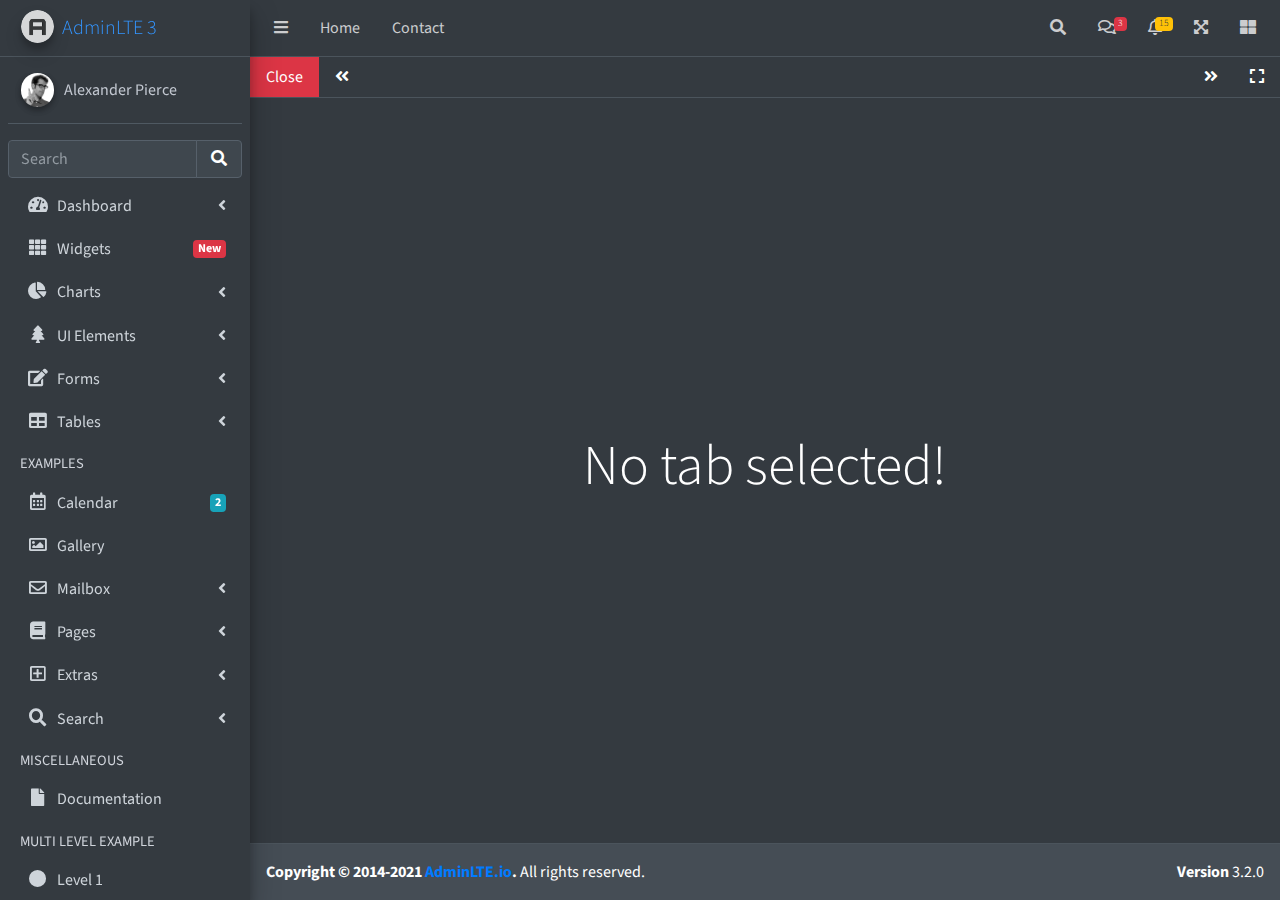
<file: src/main/resources/templates/adminPage/iframe-dark.html>
<!DOCTYPE html>
<html lang="en">
<head>
  <meta charset="utf-8">
  <meta name="viewport" content="width=device-width, initial-scale=1">
  <title>AdminLTE 3 | Tabbed IFrames</title>

  <!-- Google Font: Source Sans Pro -->
  <link rel="stylesheet" href="https://fonts.googleapis.com/css?family=Source+Sans+Pro:300,400,400i,700&display=fallback">
  <!-- Font Awesome -->
  <link rel="stylesheet" href="plugins/fontawesome-free/css/all.min.css">
  <!-- Theme style -->
  <link rel="stylesheet" href="dist/css/adminlte.min.css">
  <!-- overlayScrollbars -->
  <link rel="stylesheet" href="plugins/overlayScrollbars/css/OverlayScrollbars.min.css">
</head>
<body class="hold-transition sidebar-mini layout-fixed dark-mode" data-panel-auto-height-mode="height">
<div class="wrapper">

  <!-- Navbar -->
  <nav class="main-header navbar navbar-expand navbar-dark">
    <!-- Left navbar links -->
    <ul class="navbar-nav">
      <li class="nav-item">
        <a class="nav-link" data-widget="pushmenu" href="#" role="button"><i class="fas fa-bars"></i></a>
      </li>
      <li class="nav-item d-none d-sm-inline-block">
        <a href="index3.html" class="nav-link">Home</a>
      </li>
      <li class="nav-item d-none d-sm-inline-block">
        <a href="#" class="nav-link">Contact</a>
      </li>
    </ul>

    <!-- Right navbar links -->
    <ul class="navbar-nav ml-auto">
      <!-- Navbar Search -->
      <li class="nav-item">
        <a class="nav-link" data-widget="navbar-search" href="#" role="button">
          <i class="fas fa-search"></i>
        </a>
        <div class="navbar-search-block">
          <form class="form-inline">
            <div class="input-group input-group-sm">
              <input class="form-control form-control-navbar" type="search" placeholder="Search" aria-label="Search">
              <div class="input-group-append">
                <button class="btn btn-navbar" type="submit">
                  <i class="fas fa-search"></i>
                </button>
                <button class="btn btn-navbar" type="button" data-widget="navbar-search">
                  <i class="fas fa-times"></i>
                </button>
              </div>
            </div>
          </form>
        </div>
      </li>

      <!-- Messages Dropdown Menu -->
      <li class="nav-item dropdown">
        <a class="nav-link" data-toggle="dropdown" href="#">
          <i class="far fa-comments"></i>
          <span class="badge badge-danger navbar-badge">3</span>
        </a>
        <div class="dropdown-menu dropdown-menu-lg dropdown-menu-right">
          <a href="#" class="dropdown-item">
            <!-- Message Start -->
            <div class="media">
              <img src="dist/img/user1-128x128.jpg" alt="User Avatar" class="img-size-50 mr-3 img-circle">
              <div class="media-body">
                <h3 class="dropdown-item-title">
                  Brad Diesel
                  <span class="float-right text-sm text-danger"><i class="fas fa-star"></i></span>
                </h3>
                <p class="text-sm">Call me whenever you can...</p>
                <p class="text-sm text-muted"><i class="far fa-clock mr-1"></i> 4 Hours Ago</p>
              </div>
            </div>
            <!-- Message End -->
          </a>
          <div class="dropdown-divider"></div>
          <a href="#" class="dropdown-item">
            <!-- Message Start -->
            <div class="media">
              <img src="dist/img/user8-128x128.jpg" alt="User Avatar" class="img-size-50 img-circle mr-3">
              <div class="media-body">
                <h3 class="dropdown-item-title">
                  John Pierce
                  <span class="float-right text-sm text-muted"><i class="fas fa-star"></i></span>
                </h3>
                <p class="text-sm">I got your message bro</p>
                <p class="text-sm text-muted"><i class="far fa-clock mr-1"></i> 4 Hours Ago</p>
              </div>
            </div>
            <!-- Message End -->
          </a>
          <div class="dropdown-divider"></div>
          <a href="#" class="dropdown-item">
            <!-- Message Start -->
            <div class="media">
              <img src="dist/img/user3-128x128.jpg" alt="User Avatar" class="img-size-50 img-circle mr-3">
              <div class="media-body">
                <h3 class="dropdown-item-title">
                  Nora Silvester
                  <span class="float-right text-sm text-warning"><i class="fas fa-star"></i></span>
                </h3>
                <p class="text-sm">The subject goes here</p>
                <p class="text-sm text-muted"><i class="far fa-clock mr-1"></i> 4 Hours Ago</p>
              </div>
            </div>
            <!-- Message End -->
          </a>
          <div class="dropdown-divider"></div>
          <a href="#" class="dropdown-item dropdown-footer">See All Messages</a>
        </div>
      </li>
      <!-- Notifications Dropdown Menu -->
      <li class="nav-item dropdown">
        <a class="nav-link" data-toggle="dropdown" href="#">
          <i class="far fa-bell"></i>
          <span class="badge badge-warning navbar-badge">15</span>
        </a>
        <div class="dropdown-menu dropdown-menu-lg dropdown-menu-right">
          <span class="dropdown-item dropdown-header">15 Notifications</span>
          <div class="dropdown-divider"></div>
          <a href="#" class="dropdown-item">
            <i class="fas fa-envelope mr-2"></i> 4 new messages
            <span class="float-right text-muted text-sm">3 mins</span>
          </a>
          <div class="dropdown-divider"></div>
          <a href="#" class="dropdown-item">
            <i class="fas fa-users mr-2"></i> 8 friend requests
            <span class="float-right text-muted text-sm">12 hours</span>
          </a>
          <div class="dropdown-divider"></div>
          <a href="#" class="dropdown-item">
            <i class="fas fa-file mr-2"></i> 3 new reports
            <span class="float-right text-muted text-sm">2 days</span>
          </a>
          <div class="dropdown-divider"></div>
          <a href="#" class="dropdown-item dropdown-footer">See All Notifications</a>
        </div>
      </li>
      <li class="nav-item">
        <a class="nav-link" data-widget="fullscreen" href="#" role="button">
          <i class="fas fa-expand-arrows-alt"></i>
        </a>
      </li>
      <li class="nav-item">
        <a class="nav-link" data-widget="control-sidebar" data-slide="true" href="#" role="button">
          <i class="fas fa-th-large"></i>
        </a>
      </li>
    </ul>
  </nav>
  <!-- /.navbar -->

  <!-- Main Sidebar Container -->
  <aside class="main-sidebar sidebar-dark-primary elevation-4">
    <!-- Brand Logo -->
    <a href="index3.html" class="brand-link">
      <img src="dist/img/AdminLTELogo.png" alt="AdminLTE Logo" class="brand-image img-circle elevation-3" style="opacity: .8">
      <span class="brand-text font-weight-light">AdminLTE 3</span>
    </a>

    <!-- Sidebar -->
    <div class="sidebar">
      <!-- Sidebar user panel (optional) -->
      <div class="user-panel mt-3 pb-3 mb-3 d-flex">
        <div class="image">
          <img src="dist/img/user2-160x160.jpg" class="img-circle elevation-2" alt="User Image">
        </div>
        <div class="info">
          <a href="#" class="d-block">Alexander Pierce</a>
        </div>
      </div>

      <!-- SidebarSearch Form -->
      <div class="form-inline">
        <div class="input-group" data-widget="sidebar-search">
          <input class="form-control form-control-sidebar" type="search" placeholder="Search" aria-label="Search">
          <div class="input-group-append">
            <button class="btn btn-sidebar">
              <i class="fas fa-search fa-fw"></i>
            </button>
          </div>
        </div>
      </div>

      <!-- Sidebar Menu -->
      <nav class="mt-2">
        <ul class="nav nav-pills nav-sidebar flex-column" data-widget="treeview" role="menu" data-accordion="false">
          <!-- Add icons to the links using the .nav-icon class
               with font-awesome or any other icon font library -->
          <li class="nav-item">
            <a href="#" class="nav-link">
              <i class="nav-icon fas fa-tachometer-alt"></i>
              <p>
                Dashboard
                <i class="right fas fa-angle-left"></i>
              </p>
            </a>
            <ul class="nav nav-treeview">
              <li class="nav-item">
                <a href="./index.html" class="nav-link">
                  <i class="far fa-circle nav-icon"></i>
                  <p>Dashboard v1</p>
                </a>
              </li>
              <li class="nav-item">
                <a href="./index2.html" class="nav-link">
                  <i class="far fa-circle nav-icon"></i>
                  <p>Dashboard v2</p>
                </a>
              </li>
              <li class="nav-item">
                <a href="./index3.html" class="nav-link">
                  <i class="far fa-circle nav-icon"></i>
                  <p>Dashboard v3</p>
                </a>
              </li>
            </ul>
          </li>
          <li class="nav-item">
            <a href="pages/widgets.html" class="nav-link">
              <i class="nav-icon fas fa-th"></i>
              <p>
                Widgets
                <span class="right badge badge-danger">New</span>
              </p>
            </a>
          </li>
          <li class="nav-item">
            <a href="#" class="nav-link">
              <i class="nav-icon fas fa-chart-pie"></i>
              <p>
                Charts
                <i class="right fas fa-angle-left"></i>
              </p>
            </a>
            <ul class="nav nav-treeview">
              <li class="nav-item">
                <a href="pages/charts/chartjs.html" class="nav-link">
                  <i class="far fa-circle nav-icon"></i>
                  <p>ChartJS</p>
                </a>
              </li>
              <li class="nav-item">
                <a href="pages/charts/flot.html" class="nav-link">
                  <i class="far fa-circle nav-icon"></i>
                  <p>Flot</p>
                </a>
              </li>
              <li class="nav-item">
                <a href="pages/charts/inline.html" class="nav-link">
                  <i class="far fa-circle nav-icon"></i>
                  <p>Inline</p>
                </a>
              </li>
            </ul>
          </li>
          <li class="nav-item">
            <a href="#" class="nav-link">
              <i class="nav-icon fas fa-tree"></i>
              <p>
                UI Elements
                <i class="fas fa-angle-left right"></i>
              </p>
            </a>
            <ul class="nav nav-treeview">
              <li class="nav-item">
                <a href="pages/UI/general.html" class="nav-link">
                  <i class="far fa-circle nav-icon"></i>
                  <p>General</p>
                </a>
              </li>
              <li class="nav-item">
                <a href="pages/UI/icons.html" class="nav-link">
                  <i class="far fa-circle nav-icon"></i>
                  <p>Icons</p>
                </a>
              </li>
              <li class="nav-item">
                <a href="pages/UI/buttons.html" class="nav-link">
                  <i class="far fa-circle nav-icon"></i>
                  <p>Buttons</p>
                </a>
              </li>
              <li class="nav-item">
                <a href="pages/UI/sliders.html" class="nav-link">
                  <i class="far fa-circle nav-icon"></i>
                  <p>Sliders</p>
                </a>
              </li>
              <li class="nav-item">
                <a href="pages/UI/modals.html" class="nav-link">
                  <i class="far fa-circle nav-icon"></i>
                  <p>Modals & Alerts</p>
                </a>
              </li>
              <li class="nav-item">
                <a href="pages/UI/navbar.html" class="nav-link">
                  <i class="far fa-circle nav-icon"></i>
                  <p>Navbar & Tabs</p>
                </a>
              </li>
              <li class="nav-item">
                <a href="pages/UI/timeline.html" class="nav-link">
                  <i class="far fa-circle nav-icon"></i>
                  <p>Timeline</p>
                </a>
              </li>
              <li class="nav-item">
                <a href="pages/UI/ribbons.html" class="nav-link">
                  <i class="far fa-circle nav-icon"></i>
                  <p>Ribbons</p>
                </a>
              </li>
            </ul>
          </li>
          <li class="nav-item">
            <a href="#" class="nav-link">
              <i class="nav-icon fas fa-edit"></i>
              <p>
                Forms
                <i class="fas fa-angle-left right"></i>
              </p>
            </a>
            <ul class="nav nav-treeview">
              <li class="nav-item">
                <a href="pages/forms/general.html" class="nav-link">
                  <i class="far fa-circle nav-icon"></i>
                  <p>General Elements</p>
                </a>
              </li>
              <li class="nav-item">
                <a href="pages/forms/advanced.html" class="nav-link">
                  <i class="far fa-circle nav-icon"></i>
                  <p>Advanced Elements</p>
                </a>
              </li>
              <li class="nav-item">
                <a href="pages/forms/editors.html" class="nav-link">
                  <i class="far fa-circle nav-icon"></i>
                  <p>Editors</p>
                </a>
              </li>
              <li class="nav-item">
                <a href="pages/forms/validation.html" class="nav-link">
                  <i class="far fa-circle nav-icon"></i>
                  <p>Validation</p>
                </a>
              </li>
            </ul>
          </li>
          <li class="nav-item">
            <a href="#" class="nav-link">
              <i class="nav-icon fas fa-table"></i>
              <p>
                Tables
                <i class="fas fa-angle-left right"></i>
              </p>
            </a>
            <ul class="nav nav-treeview">
              <li class="nav-item">
                <a href="pages/tables/simple.html" class="nav-link">
                  <i class="far fa-circle nav-icon"></i>
                  <p>Simple Tables</p>
                </a>
              </li>
              <li class="nav-item">
                <a href="pages/tables/data.html" class="nav-link">
                  <i class="far fa-circle nav-icon"></i>
                  <p>DataTables</p>
                </a>
              </li>
              <li class="nav-item">
                <a href="pages/tables/jsgrid.html" class="nav-link">
                  <i class="far fa-circle nav-icon"></i>
                  <p>jsGrid</p>
                </a>
              </li>
            </ul>
          </li>
          <li class="nav-header">EXAMPLES</li>
          <li class="nav-item">
            <a href="pages/calendar.html" class="nav-link">
              <i class="nav-icon far fa-calendar-alt"></i>
              <p>
                Calendar
                <span class="badge badge-info right">2</span>
              </p>
            </a>
          </li>
          <li class="nav-item">
            <a href="pages/gallery.html" class="nav-link">
              <i class="nav-icon far fa-image"></i>
              <p>
                Gallery
              </p>
            </a>
          </li>
          <li class="nav-item">
            <a href="#" class="nav-link">
              <i class="nav-icon far fa-envelope"></i>
              <p>
                Mailbox
                <i class="fas fa-angle-left right"></i>
              </p>
            </a>
            <ul class="nav nav-treeview">
              <li class="nav-item">
                <a href="pages/mailbox/mailbox.html" class="nav-link">
                  <i class="far fa-circle nav-icon"></i>
                  <p>Inbox</p>
                </a>
              </li>
              <li class="nav-item">
                <a href="pages/mailbox/compose.html" class="nav-link">
                  <i class="far fa-circle nav-icon"></i>
                  <p>Compose</p>
                </a>
              </li>
              <li class="nav-item">
                <a href="pages/mailbox/read-mail.html" class="nav-link">
                  <i class="far fa-circle nav-icon"></i>
                  <p>Read</p>
                </a>
              </li>
            </ul>
          </li>
          <li class="nav-item">
            <a href="#" class="nav-link">
              <i class="nav-icon fas fa-book"></i>
              <p>
                Pages
                <i class="fas fa-angle-left right"></i>
              </p>
            </a>
            <ul class="nav nav-treeview">
              <li class="nav-item">
                <a href="pages/examples/invoice.html" class="nav-link">
                  <i class="far fa-circle nav-icon"></i>
                  <p>Invoice</p>
                </a>
              </li>
              <li class="nav-item">
                <a href="pages/examples/profile.html" class="nav-link">
                  <i class="far fa-circle nav-icon"></i>
                  <p>Profile</p>
                </a>
              </li>
              <li class="nav-item">
                <a href="pages/examples/e-commerce.html" class="nav-link">
                  <i class="far fa-circle nav-icon"></i>
                  <p>E-commerce</p>
                </a>
              </li>
              <li class="nav-item">
                <a href="pages/examples/projects.html" class="nav-link">
                  <i class="far fa-circle nav-icon"></i>
                  <p>Projects</p>
                </a>
              </li>
              <li class="nav-item">
                <a href="pages/examples/project-add.html" class="nav-link">
                  <i class="far fa-circle nav-icon"></i>
                  <p>Project Add</p>
                </a>
              </li>
              <li class="nav-item">
                <a href="pages/examples/project-edit.html" class="nav-link">
                  <i class="far fa-circle nav-icon"></i>
                  <p>Project Edit</p>
                </a>
              </li>
              <li class="nav-item">
                <a href="pages/examples/project-detail.html" class="nav-link">
                  <i class="far fa-circle nav-icon"></i>
                  <p>Project Detail</p>
                </a>
              </li>
              <li class="nav-item">
                <a href="pages/examples/contacts.html" class="nav-link">
                  <i class="far fa-circle nav-icon"></i>
                  <p>Contacts</p>
                </a>
              </li>
              <li class="nav-item">
                <a href="pages/examples/faq.html" class="nav-link">
                  <i class="far fa-circle nav-icon"></i>
                  <p>FAQ</p>
                </a>
              </li>
              <li class="nav-item">
                <a href="pages/examples/contact-us.html" class="nav-link">
                  <i class="far fa-circle nav-icon"></i>
                  <p>Contact us</p>
                </a>
              </li>
            </ul>
          </li>
          <li class="nav-item">
            <a href="#" class="nav-link">
              <i class="nav-icon far fa-plus-square"></i>
              <p>
                Extras
                <i class="fas fa-angle-left right"></i>
              </p>
            </a>
            <ul class="nav nav-treeview">
              <li class="nav-item">
                <a href="#" class="nav-link">
                  <i class="far fa-circle nav-icon"></i>
                  <p>
                    Login & Register v1
                    <i class="fas fa-angle-left right"></i>
                  </p>
                </a>
                <ul class="nav nav-treeview">
                  <li class="nav-item">
                    <a href="pages/examples/login.html" class="nav-link">
                      <i class="far fa-circle nav-icon"></i>
                      <p>Login v1</p>
                    </a>
                  </li>
                  <li class="nav-item">
                    <a href="pages/examples/register.html" class="nav-link">
                      <i class="far fa-circle nav-icon"></i>
                      <p>Register v1</p>
                    </a>
                  </li>
                  <li class="nav-item">
                    <a href="pages/examples/forgot-password.html" class="nav-link">
                      <i class="far fa-circle nav-icon"></i>
                      <p>Forgot Password v1</p>
                    </a>
                  </li>
                  <li class="nav-item">
                    <a href="pages/examples/recover-password.html" class="nav-link">
                      <i class="far fa-circle nav-icon"></i>
                      <p>Recover Password v1</p>
                    </a>
                  </li>
                </ul>
              </li>
              <li class="nav-item">
                <a href="#" class="nav-link">
                  <i class="far fa-circle nav-icon"></i>
                  <p>
                    Login & Register v2
                    <i class="fas fa-angle-left right"></i>
                  </p>
                </a>
                <ul class="nav nav-treeview">
                  <li class="nav-item">
                    <a href="pages/examples/login-v2.html" class="nav-link">
                      <i class="far fa-circle nav-icon"></i>
                      <p>Login v2</p>
                    </a>
                  </li>
                  <li class="nav-item">
                    <a href="pages/examples/register-v2.html" class="nav-link">
                      <i class="far fa-circle nav-icon"></i>
                      <p>Register v2</p>
                    </a>
                  </li>
                  <li class="nav-item">
                    <a href="pages/examples/forgot-password-v2.html" class="nav-link">
                      <i class="far fa-circle nav-icon"></i>
                      <p>Forgot Password v2</p>
                    </a>
                  </li>
                  <li class="nav-item">
                    <a href="pages/examples/recover-password-v2.html" class="nav-link">
                      <i class="far fa-circle nav-icon"></i>
                      <p>Recover Password v2</p>
                    </a>
                  </li>
                </ul>
              </li>
              <li class="nav-item">
                <a href="pages/examples/lockscreen.html" class="nav-link">
                  <i class="far fa-circle nav-icon"></i>
                  <p>Lockscreen</p>
                </a>
              </li>
              <li class="nav-item">
                <a href="pages/examples/legacy-user-menu.html" class="nav-link">
                  <i class="far fa-circle nav-icon"></i>
                  <p>Legacy User Menu</p>
                </a>
              </li>
              <li class="nav-item">
                <a href="pages/examples/language-menu.html" class="nav-link">
                  <i class="far fa-circle nav-icon"></i>
                  <p>Language Menu</p>
                </a>
              </li>
              <li class="nav-item">
                <a href="pages/examples/404.html" class="nav-link">
                  <i class="far fa-circle nav-icon"></i>
                  <p>Error 404</p>
                </a>
              </li>
              <li class="nav-item">
                <a href="pages/examples/500.html" class="nav-link">
                  <i class="far fa-circle nav-icon"></i>
                  <p>Error 500</p>
                </a>
              </li>
              <li class="nav-item">
                <a href="pages/examples/pace.html" class="nav-link">
                  <i class="far fa-circle nav-icon"></i>
                  <p>Pace</p>
                </a>
              </li>
              <li class="nav-item">
                <a href="pages/examples/blank.html" class="nav-link">
                  <i class="far fa-circle nav-icon"></i>
                  <p>Blank Page</p>
                </a>
              </li>
              <li class="nav-item">
                <a href="starter.html" class="nav-link">
                  <i class="far fa-circle nav-icon"></i>
                  <p>Starter Page</p>
                </a>
              </li>
            </ul>
          </li>
          <li class="nav-item">
            <a href="#" class="nav-link">
              <i class="nav-icon fas fa-search"></i>
              <p>
                Search
                <i class="fas fa-angle-left right"></i>
              </p>
            </a>
            <ul class="nav nav-treeview">
              <li class="nav-item">
                <a href="pages/search/simple.html" class="nav-link">
                  <i class="far fa-circle nav-icon"></i>
                  <p>Simple Search</p>
                </a>
              </li>
              <li class="nav-item">
                <a href="pages/search/enhanced.html" class="nav-link">
                  <i class="far fa-circle nav-icon"></i>
                  <p>Enhanced</p>
                </a>
              </li>
            </ul>
          </li>
          <li class="nav-header">MISCELLANEOUS</li>
          <li class="nav-item">
            <a href="https://adminlte.io/docs/3.1/" class="nav-link">
              <i class="nav-icon fas fa-file"></i>
              <p>Documentation</p>
            </a>
          </li>
          <li class="nav-header">MULTI LEVEL EXAMPLE</li>
          <li class="nav-item">
            <a href="#" class="nav-link">
              <i class="fas fa-circle nav-icon"></i>
              <p>Level 1</p>
            </a>
          </li>
          <li class="nav-item">
            <a href="#" class="nav-link">
              <i class="nav-icon fas fa-circle"></i>
              <p>
                Level 1
                <i class="right fas fa-angle-left"></i>
              </p>
            </a>
            <ul class="nav nav-treeview">
              <li class="nav-item">
                <a href="#" class="nav-link">
                  <i class="far fa-circle nav-icon"></i>
                  <p>Level 2</p>
                </a>
              </li>
              <li class="nav-item">
                <a href="#" class="nav-link">
                  <i class="far fa-circle nav-icon"></i>
                  <p>
                    Level 2
                    <i class="right fas fa-angle-left"></i>
                  </p>
                </a>
                <ul class="nav nav-treeview">
                  <li class="nav-item">
                    <a href="#" class="nav-link">
                      <i class="far fa-dot-circle nav-icon"></i>
                      <p>Level 3</p>
                    </a>
                  </li>
                  <li class="nav-item">
                    <a href="#" class="nav-link">
                      <i class="far fa-dot-circle nav-icon"></i>
                      <p>Level 3</p>
                    </a>
                  </li>
                  <li class="nav-item">
                    <a href="#" class="nav-link">
                      <i class="far fa-dot-circle nav-icon"></i>
                      <p>Level 3</p>
                    </a>
                  </li>
                </ul>
              </li>
              <li class="nav-item">
                <a href="#" class="nav-link">
                  <i class="far fa-circle nav-icon"></i>
                  <p>Level 2</p>
                </a>
              </li>
            </ul>
          </li>
          <li class="nav-item">
            <a href="#" class="nav-link">
              <i class="fas fa-circle nav-icon"></i>
              <p>Level 1</p>
            </a>
          </li>
          <li class="nav-header">LABELS</li>
          <li class="nav-item">
            <a href="#" class="nav-link">
              <i class="nav-icon far fa-circle text-danger"></i>
              <p class="text">Important</p>
            </a>
          </li>
          <li class="nav-item">
            <a href="#" class="nav-link">
              <i class="nav-icon far fa-circle text-warning"></i>
              <p>Warning</p>
            </a>
          </li>
          <li class="nav-item">
            <a href="#" class="nav-link">
              <i class="nav-icon far fa-circle text-info"></i>
              <p>Informational</p>
            </a>
          </li>
        </ul>
      </nav>
      <!-- /.sidebar-menu -->
    </div>
    <!-- /.sidebar -->
  </aside>

  <!-- Content Wrapper. Contains page content -->
  <div class="content-wrapper iframe-mode bg-dark" data-widget="iframe" data-auto-dark-mode="true" data-loading-screen="750">
    <div class="nav navbar navbar-expand-lg navbar-dark border-bottom border-dark p-0">
      <a class="nav-link bg-danger" href="#" data-widget="iframe-close">Close</a>
      <a class="nav-link bg-dark" href="#" data-widget="iframe-scrollleft"><i class="fas fa-angle-double-left"></i></a>
      <ul class="navbar-nav" role="tablist">
      </ul>
      <a class="nav-link bg-dark" href="#" data-widget="iframe-scrollright"><i class="fas fa-angle-double-right"></i></a>
      <a class="nav-link bg-dark" href="#" data-widget="iframe-fullscreen"><i class="fas fa-expand"></i></a>
    </div>
    <div class="tab-content">
      <div class="tab-empty">
        <h2 class="display-4">No tab selected!</h2>
      </div>
      <div class="tab-loading">
        <div>
          <h2 class="display-4">Tab is loading <i class="fa fa-sync fa-spin"></i></h2>
        </div>
      </div>
    </div>
  </div>
    <!-- /.content-wrapper -->
  <footer class="main-footer dark-mode">
    <strong>Copyright &copy; 2014-2021 <a href="https://adminlte.io">AdminLTE.io</a>.</strong>
    All rights reserved.
    <div class="float-right d-none d-sm-inline-block">
      <b>Version</b> 3.2.0
    </div>
  </footer>

  <!-- Control Sidebar -->
  <aside class="control-sidebar control-sidebar-dark">
    <!-- Control sidebar content goes here -->
  </aside>
  <!-- /.control-sidebar -->
</div>
<!-- ./wrapper -->

<!-- jQuery -->
<script src="plugins/jquery/jquery.min.js"></script>
<!-- jQuery UI 1.11.4 -->
<script src="plugins/jquery-ui/jquery-ui.min.js"></script>
<!-- Resolve conflict in jQuery UI tooltip with Bootstrap tooltip -->
<script>
  $.widget.bridge('uibutton', $.ui.button)
</script>
<!-- Bootstrap 4 -->
<script src="plugins/bootstrap/js/bootstrap.bundle.min.js"></script>
<!-- overlayScrollbars -->
<script src="plugins/overlayScrollbars/js/jquery.overlayScrollbars.min.js"></script>
<!-- AdminLTE App -->
<script src="dist/js/adminlte.js"></script>
<!-- AdminLTE for demo purposes -->
<script src="dist/js/demo.js"></script>
</body>
</html>
</file>
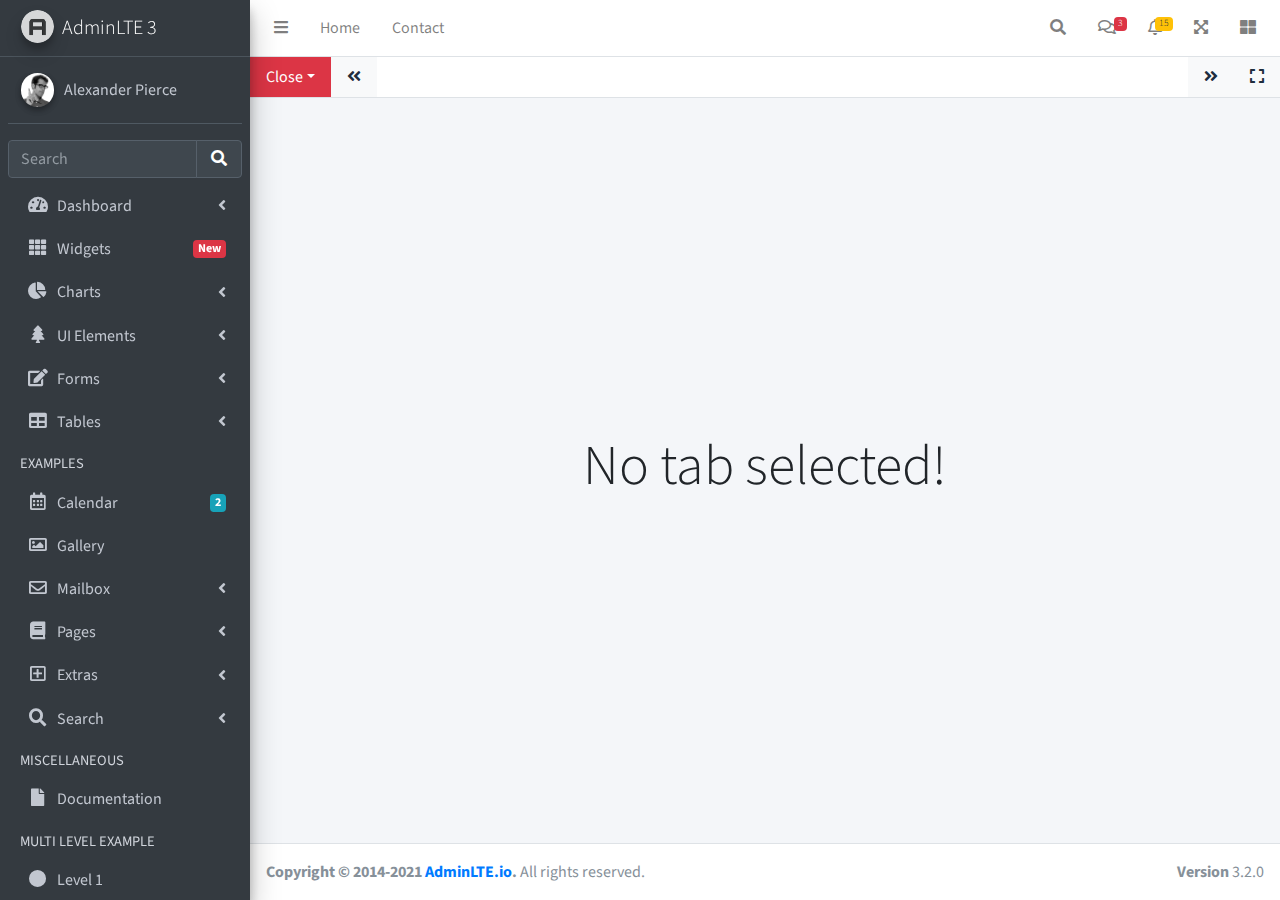
<file: src/main/resources/templates/adminPage/iframe.html>
<!DOCTYPE html>
<html lang="en">
<head>
  <meta charset="utf-8">
  <meta name="viewport" content="width=device-width, initial-scale=1">
  <title>AdminLTE 3 | Tabbed IFrames</title>

  <!-- Google Font: Source Sans Pro -->
  <link rel="stylesheet" href="https://fonts.googleapis.com/css?family=Source+Sans+Pro:300,400,400i,700&display=fallback">
  <!-- Font Awesome -->
  <link rel="stylesheet" href="plugins/fontawesome-free/css/all.min.css">
  <!-- Theme style -->
  <link rel="stylesheet" href="dist/css/adminlte.min.css">
  <!-- overlayScrollbars -->
  <link rel="stylesheet" href="plugins/overlayScrollbars/css/OverlayScrollbars.min.css">
</head>
<body class="hold-transition sidebar-mini layout-fixed" data-panel-auto-height-mode="height">
<div class="wrapper">

  <!-- Navbar -->
  <nav class="main-header navbar navbar-expand navbar-white navbar-light">
    <!-- Left navbar links -->
    <ul class="navbar-nav">
      <li class="nav-item">
        <a class="nav-link" data-widget="pushmenu" href="#" role="button"><i class="fas fa-bars"></i></a>
      </li>
      <li class="nav-item d-none d-sm-inline-block">
        <a href="index3.html" class="nav-link">Home</a>
      </li>
      <li class="nav-item d-none d-sm-inline-block">
        <a href="#" class="nav-link">Contact</a>
      </li>
    </ul>

    <!-- Right navbar links -->
    <ul class="navbar-nav ml-auto">
      <!-- Navbar Search -->
      <li class="nav-item">
        <a class="nav-link" data-widget="navbar-search" href="#" role="button">
          <i class="fas fa-search"></i>
        </a>
        <div class="navbar-search-block">
          <form class="form-inline">
            <div class="input-group input-group-sm">
              <input class="form-control form-control-navbar" type="search" placeholder="Search" aria-label="Search">
              <div class="input-group-append">
                <button class="btn btn-navbar" type="submit">
                  <i class="fas fa-search"></i>
                </button>
                <button class="btn btn-navbar" type="button" data-widget="navbar-search">
                  <i class="fas fa-times"></i>
                </button>
              </div>
            </div>
          </form>
        </div>
      </li>

      <!-- Messages Dropdown Menu -->
      <li class="nav-item dropdown">
        <a class="nav-link" data-toggle="dropdown" href="#">
          <i class="far fa-comments"></i>
          <span class="badge badge-danger navbar-badge">3</span>
        </a>
        <div class="dropdown-menu dropdown-menu-lg dropdown-menu-right">
          <a href="#" class="dropdown-item">
            <!-- Message Start -->
            <div class="media">
              <img src="dist/img/user1-128x128.jpg" alt="User Avatar" class="img-size-50 mr-3 img-circle">
              <div class="media-body">
                <h3 class="dropdown-item-title">
                  Brad Diesel
                  <span class="float-right text-sm text-danger"><i class="fas fa-star"></i></span>
                </h3>
                <p class="text-sm">Call me whenever you can...</p>
                <p class="text-sm text-muted"><i class="far fa-clock mr-1"></i> 4 Hours Ago</p>
              </div>
            </div>
            <!-- Message End -->
          </a>
          <div class="dropdown-divider"></div>
          <a href="#" class="dropdown-item">
            <!-- Message Start -->
            <div class="media">
              <img src="dist/img/user8-128x128.jpg" alt="User Avatar" class="img-size-50 img-circle mr-3">
              <div class="media-body">
                <h3 class="dropdown-item-title">
                  John Pierce
                  <span class="float-right text-sm text-muted"><i class="fas fa-star"></i></span>
                </h3>
                <p class="text-sm">I got your message bro</p>
                <p class="text-sm text-muted"><i class="far fa-clock mr-1"></i> 4 Hours Ago</p>
              </div>
            </div>
            <!-- Message End -->
          </a>
          <div class="dropdown-divider"></div>
          <a href="#" class="dropdown-item">
            <!-- Message Start -->
            <div class="media">
              <img src="dist/img/user3-128x128.jpg" alt="User Avatar" class="img-size-50 img-circle mr-3">
              <div class="media-body">
                <h3 class="dropdown-item-title">
                  Nora Silvester
                  <span class="float-right text-sm text-warning"><i class="fas fa-star"></i></span>
                </h3>
                <p class="text-sm">The subject goes here</p>
                <p class="text-sm text-muted"><i class="far fa-clock mr-1"></i> 4 Hours Ago</p>
              </div>
            </div>
            <!-- Message End -->
          </a>
          <div class="dropdown-divider"></div>
          <a href="#" class="dropdown-item dropdown-footer">See All Messages</a>
        </div>
      </li>
      <!-- Notifications Dropdown Menu -->
      <li class="nav-item dropdown">
        <a class="nav-link" data-toggle="dropdown" href="#">
          <i class="far fa-bell"></i>
          <span class="badge badge-warning navbar-badge">15</span>
        </a>
        <div class="dropdown-menu dropdown-menu-lg dropdown-menu-right">
          <span class="dropdown-item dropdown-header">15 Notifications</span>
          <div class="dropdown-divider"></div>
          <a href="#" class="dropdown-item">
            <i class="fas fa-envelope mr-2"></i> 4 new messages
            <span class="float-right text-muted text-sm">3 mins</span>
          </a>
          <div class="dropdown-divider"></div>
          <a href="#" class="dropdown-item">
            <i class="fas fa-users mr-2"></i> 8 friend requests
            <span class="float-right text-muted text-sm">12 hours</span>
          </a>
          <div class="dropdown-divider"></div>
          <a href="#" class="dropdown-item">
            <i class="fas fa-file mr-2"></i> 3 new reports
            <span class="float-right text-muted text-sm">2 days</span>
          </a>
          <div class="dropdown-divider"></div>
          <a href="#" class="dropdown-item dropdown-footer">See All Notifications</a>
        </div>
      </li>
      <li class="nav-item">
        <a class="nav-link" data-widget="fullscreen" href="#" role="button">
          <i class="fas fa-expand-arrows-alt"></i>
        </a>
      </li>
      <li class="nav-item">
        <a class="nav-link" data-widget="control-sidebar" data-slide="true" href="#" role="button">
          <i class="fas fa-th-large"></i>
        </a>
      </li>
    </ul>
  </nav>
  <!-- /.navbar -->

  <!-- Main Sidebar Container -->
  <aside class="main-sidebar sidebar-dark-primary elevation-4">
    <!-- Brand Logo -->
    <a href="index3.html" class="brand-link">
      <img src="dist/img/AdminLTELogo.png" alt="AdminLTE Logo" class="brand-image img-circle elevation-3" style="opacity: .8">
      <span class="brand-text font-weight-light">AdminLTE 3</span>
    </a>

    <!-- Sidebar -->
    <div class="sidebar">
      <!-- Sidebar user panel (optional) -->
      <div class="user-panel mt-3 pb-3 mb-3 d-flex">
        <div class="image">
          <img src="dist/img/user2-160x160.jpg" class="img-circle elevation-2" alt="User Image">
        </div>
        <div class="info">
          <a href="#" class="d-block">Alexander Pierce</a>
        </div>
      </div>

      <!-- SidebarSearch Form -->
      <div class="form-inline">
        <div class="input-group" data-widget="sidebar-search">
          <input class="form-control form-control-sidebar" type="search" placeholder="Search" aria-label="Search">
          <div class="input-group-append">
            <button class="btn btn-sidebar">
              <i class="fas fa-search fa-fw"></i>
            </button>
          </div>
        </div>
      </div>

      <!-- Sidebar Menu -->
      <nav class="mt-2">
        <ul class="nav nav-pills nav-sidebar flex-column" data-widget="treeview" role="menu" data-accordion="false">
          <!-- Add icons to the links using the .nav-icon class
               with font-awesome or any other icon font library -->
          <li class="nav-item">
            <a href="#" class="nav-link">
              <i class="nav-icon fas fa-tachometer-alt"></i>
              <p>
                Dashboard
                <i class="right fas fa-angle-left"></i>
              </p>
            </a>
            <ul class="nav nav-treeview">
              <li class="nav-item">
                <a href="./index.html" class="nav-link">
                  <i class="far fa-circle nav-icon"></i>
                  <p>Dashboard v1</p>
                </a>
              </li>
              <li class="nav-item">
                <a href="./index2.html" class="nav-link">
                  <i class="far fa-circle nav-icon"></i>
                  <p>Dashboard v2</p>
                </a>
              </li>
              <li class="nav-item">
                <a href="./index3.html" class="nav-link">
                  <i class="far fa-circle nav-icon"></i>
                  <p>Dashboard v3</p>
                </a>
              </li>
            </ul>
          </li>
          <li class="nav-item">
            <a href="pages/widgets.html" class="nav-link">
              <i class="nav-icon fas fa-th"></i>
              <p>
                Widgets
                <span class="right badge badge-danger">New</span>
              </p>
            </a>
          </li>
          <li class="nav-item">
            <a href="#" class="nav-link">
              <i class="nav-icon fas fa-chart-pie"></i>
              <p>
                Charts
                <i class="right fas fa-angle-left"></i>
              </p>
            </a>
            <ul class="nav nav-treeview">
              <li class="nav-item">
                <a href="pages/charts/chartjs.html" class="nav-link">
                  <i class="far fa-circle nav-icon"></i>
                  <p>ChartJS</p>
                </a>
              </li>
              <li class="nav-item">
                <a href="pages/charts/flot.html" class="nav-link">
                  <i class="far fa-circle nav-icon"></i>
                  <p>Flot</p>
                </a>
              </li>
              <li class="nav-item">
                <a href="pages/charts/inline.html" class="nav-link">
                  <i class="far fa-circle nav-icon"></i>
                  <p>Inline</p>
                </a>
              </li>
            </ul>
          </li>
          <li class="nav-item">
            <a href="#" class="nav-link">
              <i class="nav-icon fas fa-tree"></i>
              <p>
                UI Elements
                <i class="fas fa-angle-left right"></i>
              </p>
            </a>
            <ul class="nav nav-treeview">
              <li class="nav-item">
                <a href="pages/UI/general.html" class="nav-link">
                  <i class="far fa-circle nav-icon"></i>
                  <p>General</p>
                </a>
              </li>
              <li class="nav-item">
                <a href="pages/UI/icons.html" class="nav-link">
                  <i class="far fa-circle nav-icon"></i>
                  <p>Icons</p>
                </a>
              </li>
              <li class="nav-item">
                <a href="pages/UI/buttons.html" class="nav-link">
                  <i class="far fa-circle nav-icon"></i>
                  <p>Buttons</p>
                </a>
              </li>
              <li class="nav-item">
                <a href="pages/UI/sliders.html" class="nav-link">
                  <i class="far fa-circle nav-icon"></i>
                  <p>Sliders</p>
                </a>
              </li>
              <li class="nav-item">
                <a href="pages/UI/modals.html" class="nav-link">
                  <i class="far fa-circle nav-icon"></i>
                  <p>Modals & Alerts</p>
                </a>
              </li>
              <li class="nav-item">
                <a href="pages/UI/navbar.html" class="nav-link">
                  <i class="far fa-circle nav-icon"></i>
                  <p>Navbar & Tabs</p>
                </a>
              </li>
              <li class="nav-item">
                <a href="pages/UI/timeline.html" class="nav-link">
                  <i class="far fa-circle nav-icon"></i>
                  <p>Timeline</p>
                </a>
              </li>
              <li class="nav-item">
                <a href="pages/UI/ribbons.html" class="nav-link">
                  <i class="far fa-circle nav-icon"></i>
                  <p>Ribbons</p>
                </a>
              </li>
            </ul>
          </li>
          <li class="nav-item">
            <a href="#" class="nav-link">
              <i class="nav-icon fas fa-edit"></i>
              <p>
                Forms
                <i class="fas fa-angle-left right"></i>
              </p>
            </a>
            <ul class="nav nav-treeview">
              <li class="nav-item">
                <a href="pages/forms/general.html" class="nav-link">
                  <i class="far fa-circle nav-icon"></i>
                  <p>General Elements</p>
                </a>
              </li>
              <li class="nav-item">
                <a href="pages/forms/advanced.html" class="nav-link">
                  <i class="far fa-circle nav-icon"></i>
                  <p>Advanced Elements</p>
                </a>
              </li>
              <li class="nav-item">
                <a href="pages/forms/editors.html" class="nav-link">
                  <i class="far fa-circle nav-icon"></i>
                  <p>Editors</p>
                </a>
              </li>
              <li class="nav-item">
                <a href="pages/forms/validation.html" class="nav-link">
                  <i class="far fa-circle nav-icon"></i>
                  <p>Validation</p>
                </a>
              </li>
            </ul>
          </li>
          <li class="nav-item">
            <a href="#" class="nav-link">
              <i class="nav-icon fas fa-table"></i>
              <p>
                Tables
                <i class="fas fa-angle-left right"></i>
              </p>
            </a>
            <ul class="nav nav-treeview">
              <li class="nav-item">
                <a href="pages/tables/simple.html" class="nav-link">
                  <i class="far fa-circle nav-icon"></i>
                  <p>Simple Tables</p>
                </a>
              </li>
              <li class="nav-item">
                <a href="pages/tables/data.html" class="nav-link">
                  <i class="far fa-circle nav-icon"></i>
                  <p>DataTables</p>
                </a>
              </li>
              <li class="nav-item">
                <a href="pages/tables/jsgrid.html" class="nav-link">
                  <i class="far fa-circle nav-icon"></i>
                  <p>jsGrid</p>
                </a>
              </li>
            </ul>
          </li>
          <li class="nav-header">EXAMPLES</li>
          <li class="nav-item">
            <a href="pages/calendar.html" class="nav-link">
              <i class="nav-icon far fa-calendar-alt"></i>
              <p>
                Calendar
                <span class="badge badge-info right">2</span>
              </p>
            </a>
          </li>
          <li class="nav-item">
            <a href="pages/gallery.html" class="nav-link">
              <i class="nav-icon far fa-image"></i>
              <p>
                Gallery
              </p>
            </a>
          </li>
          <li class="nav-item">
            <a href="#" class="nav-link">
              <i class="nav-icon far fa-envelope"></i>
              <p>
                Mailbox
                <i class="fas fa-angle-left right"></i>
              </p>
            </a>
            <ul class="nav nav-treeview">
              <li class="nav-item">
                <a href="pages/mailbox/mailbox.html" class="nav-link">
                  <i class="far fa-circle nav-icon"></i>
                  <p>Inbox</p>
                </a>
              </li>
              <li class="nav-item">
                <a href="pages/mailbox/compose.html" class="nav-link">
                  <i class="far fa-circle nav-icon"></i>
                  <p>Compose</p>
                </a>
              </li>
              <li class="nav-item">
                <a href="pages/mailbox/read-mail.html" class="nav-link">
                  <i class="far fa-circle nav-icon"></i>
                  <p>Read</p>
                </a>
              </li>
            </ul>
          </li>
          <li class="nav-item">
            <a href="#" class="nav-link">
              <i class="nav-icon fas fa-book"></i>
              <p>
                Pages
                <i class="fas fa-angle-left right"></i>
              </p>
            </a>
            <ul class="nav nav-treeview">
              <li class="nav-item">
                <a href="pages/examples/invoice.html" class="nav-link">
                  <i class="far fa-circle nav-icon"></i>
                  <p>Invoice</p>
                </a>
              </li>
              <li class="nav-item">
                <a href="pages/examples/profile.html" class="nav-link">
                  <i class="far fa-circle nav-icon"></i>
                  <p>Profile</p>
                </a>
              </li>
              <li class="nav-item">
                <a href="pages/examples/e-commerce.html" class="nav-link">
                  <i class="far fa-circle nav-icon"></i>
                  <p>E-commerce</p>
                </a>
              </li>
              <li class="nav-item">
                <a href="pages/examples/projects.html" class="nav-link">
                  <i class="far fa-circle nav-icon"></i>
                  <p>Projects</p>
                </a>
              </li>
              <li class="nav-item">
                <a href="pages/examples/project-add.html" class="nav-link">
                  <i class="far fa-circle nav-icon"></i>
                  <p>Project Add</p>
                </a>
              </li>
              <li class="nav-item">
                <a href="pages/examples/project-edit.html" class="nav-link">
                  <i class="far fa-circle nav-icon"></i>
                  <p>Project Edit</p>
                </a>
              </li>
              <li class="nav-item">
                <a href="pages/examples/project-detail.html" class="nav-link">
                  <i class="far fa-circle nav-icon"></i>
                  <p>Project Detail</p>
                </a>
              </li>
              <li class="nav-item">
                <a href="pages/examples/contacts.html" class="nav-link">
                  <i class="far fa-circle nav-icon"></i>
                  <p>Contacts</p>
                </a>
              </li>
              <li class="nav-item">
                <a href="pages/examples/faq.html" class="nav-link">
                  <i class="far fa-circle nav-icon"></i>
                  <p>FAQ</p>
                </a>
              </li>
              <li class="nav-item">
                <a href="pages/examples/contact-us.html" class="nav-link">
                  <i class="far fa-circle nav-icon"></i>
                  <p>Contact us</p>
                </a>
              </li>
            </ul>
          </li>
          <li class="nav-item">
            <a href="#" class="nav-link">
              <i class="nav-icon far fa-plus-square"></i>
              <p>
                Extras
                <i class="fas fa-angle-left right"></i>
              </p>
            </a>
            <ul class="nav nav-treeview">
              <li class="nav-item">
                <a href="#" class="nav-link">
                  <i class="far fa-circle nav-icon"></i>
                  <p>
                    Login & Register v1
                    <i class="fas fa-angle-left right"></i>
                  </p>
                </a>
                <ul class="nav nav-treeview">
                  <li class="nav-item">
                    <a href="pages/examples/login.html" class="nav-link">
                      <i class="far fa-circle nav-icon"></i>
                      <p>Login v1</p>
                    </a>
                  </li>
                  <li class="nav-item">
                    <a href="pages/examples/register.html" class="nav-link">
                      <i class="far fa-circle nav-icon"></i>
                      <p>Register v1</p>
                    </a>
                  </li>
                  <li class="nav-item">
                    <a href="pages/examples/forgot-password.html" class="nav-link">
                      <i class="far fa-circle nav-icon"></i>
                      <p>Forgot Password v1</p>
                    </a>
                  </li>
                  <li class="nav-item">
                    <a href="pages/examples/recover-password.html" class="nav-link">
                      <i class="far fa-circle nav-icon"></i>
                      <p>Recover Password v1</p>
                    </a>
                  </li>
                </ul>
              </li>
              <li class="nav-item">
                <a href="#" class="nav-link">
                  <i class="far fa-circle nav-icon"></i>
                  <p>
                    Login & Register v2
                    <i class="fas fa-angle-left right"></i>
                  </p>
                </a>
                <ul class="nav nav-treeview">
                  <li class="nav-item">
                    <a href="pages/examples/login-v2.html" class="nav-link">
                      <i class="far fa-circle nav-icon"></i>
                      <p>Login v2</p>
                    </a>
                  </li>
                  <li class="nav-item">
                    <a href="pages/examples/register-v2.html" class="nav-link">
                      <i class="far fa-circle nav-icon"></i>
                      <p>Register v2</p>
                    </a>
                  </li>
                  <li class="nav-item">
                    <a href="pages/examples/forgot-password-v2.html" class="nav-link">
                      <i class="far fa-circle nav-icon"></i>
                      <p>Forgot Password v2</p>
                    </a>
                  </li>
                  <li class="nav-item">
                    <a href="pages/examples/recover-password-v2.html" class="nav-link">
                      <i class="far fa-circle nav-icon"></i>
                      <p>Recover Password v2</p>
                    </a>
                  </li>
                </ul>
              </li>
              <li class="nav-item">
                <a href="pages/examples/lockscreen.html" class="nav-link">
                  <i class="far fa-circle nav-icon"></i>
                  <p>Lockscreen</p>
                </a>
              </li>
              <li class="nav-item">
                <a href="pages/examples/legacy-user-menu.html" class="nav-link">
                  <i class="far fa-circle nav-icon"></i>
                  <p>Legacy User Menu</p>
                </a>
              </li>
              <li class="nav-item">
                <a href="pages/examples/language-menu.html" class="nav-link">
                  <i class="far fa-circle nav-icon"></i>
                  <p>Language Menu</p>
                </a>
              </li>
              <li class="nav-item">
                <a href="pages/examples/404.html" class="nav-link">
                  <i class="far fa-circle nav-icon"></i>
                  <p>Error 404</p>
                </a>
              </li>
              <li class="nav-item">
                <a href="pages/examples/500.html" class="nav-link">
                  <i class="far fa-circle nav-icon"></i>
                  <p>Error 500</p>
                </a>
              </li>
              <li class="nav-item">
                <a href="pages/examples/pace.html" class="nav-link">
                  <i class="far fa-circle nav-icon"></i>
                  <p>Pace</p>
                </a>
              </li>
              <li class="nav-item">
                <a href="pages/examples/blank.html" class="nav-link">
                  <i class="far fa-circle nav-icon"></i>
                  <p>Blank Page</p>
                </a>
              </li>
              <li class="nav-item">
                <a href="starter.html" class="nav-link">
                  <i class="far fa-circle nav-icon"></i>
                  <p>Starter Page</p>
                </a>
              </li>
            </ul>
          </li>
          <li class="nav-item">
            <a href="#" class="nav-link">
              <i class="nav-icon fas fa-search"></i>
              <p>
                Search
                <i class="fas fa-angle-left right"></i>
              </p>
            </a>
            <ul class="nav nav-treeview">
              <li class="nav-item">
                <a href="pages/search/simple.html" class="nav-link">
                  <i class="far fa-circle nav-icon"></i>
                  <p>Simple Search</p>
                </a>
              </li>
              <li class="nav-item">
                <a href="pages/search/enhanced.html" class="nav-link">
                  <i class="far fa-circle nav-icon"></i>
                  <p>Enhanced</p>
                </a>
              </li>
            </ul>
          </li>
          <li class="nav-header">MISCELLANEOUS</li>
          <li class="nav-item">
            <a href="https://adminlte.io/docs/3.1/" class="nav-link">
              <i class="nav-icon fas fa-file"></i>
              <p>Documentation</p>
            </a>
          </li>
          <li class="nav-header">MULTI LEVEL EXAMPLE</li>
          <li class="nav-item">
            <a href="#" class="nav-link">
              <i class="fas fa-circle nav-icon"></i>
              <p>Level 1</p>
            </a>
          </li>
          <li class="nav-item">
            <a href="#" class="nav-link">
              <i class="nav-icon fas fa-circle"></i>
              <p>
                Level 1
                <i class="right fas fa-angle-left"></i>
              </p>
            </a>
            <ul class="nav nav-treeview">
              <li class="nav-item">
                <a href="#" class="nav-link">
                  <i class="far fa-circle nav-icon"></i>
                  <p>Level 2</p>
                </a>
              </li>
              <li class="nav-item">
                <a href="#" class="nav-link">
                  <i class="far fa-circle nav-icon"></i>
                  <p>
                    Level 2
                    <i class="right fas fa-angle-left"></i>
                  </p>
                </a>
                <ul class="nav nav-treeview">
                  <li class="nav-item">
                    <a href="#" class="nav-link">
                      <i class="far fa-dot-circle nav-icon"></i>
                      <p>Level 3</p>
                    </a>
                  </li>
                  <li class="nav-item">
                    <a href="#" class="nav-link">
                      <i class="far fa-dot-circle nav-icon"></i>
                      <p>Level 3</p>
                    </a>
                  </li>
                  <li class="nav-item">
                    <a href="#" class="nav-link">
                      <i class="far fa-dot-circle nav-icon"></i>
                      <p>Level 3</p>
                    </a>
                  </li>
                </ul>
              </li>
              <li class="nav-item">
                <a href="#" class="nav-link">
                  <i class="far fa-circle nav-icon"></i>
                  <p>Level 2</p>
                </a>
              </li>
            </ul>
          </li>
          <li class="nav-item">
            <a href="#" class="nav-link">
              <i class="fas fa-circle nav-icon"></i>
              <p>Level 1</p>
            </a>
          </li>
          <li class="nav-header">LABELS</li>
          <li class="nav-item">
            <a href="#" class="nav-link">
              <i class="nav-icon far fa-circle text-danger"></i>
              <p class="text">Important</p>
            </a>
          </li>
          <li class="nav-item">
            <a href="#" class="nav-link">
              <i class="nav-icon far fa-circle text-warning"></i>
              <p>Warning</p>
            </a>
          </li>
          <li class="nav-item">
            <a href="#" class="nav-link">
              <i class="nav-icon far fa-circle text-info"></i>
              <p>Informational</p>
            </a>
          </li>
        </ul>
      </nav>
      <!-- /.sidebar-menu -->
    </div>
    <!-- /.sidebar -->
  </aside>

  <!-- Content Wrapper. Contains page content -->
  <div class="content-wrapper iframe-mode" data-widget="iframe" data-loading-screen="750">
    <div class="nav navbar navbar-expand navbar-white navbar-light border-bottom p-0">
      <div class="nav-item dropdown">
        <a class="nav-link bg-danger dropdown-toggle" data-toggle="dropdown" href="#" role="button" aria-haspopup="true" aria-expanded="false">Close</a>
        <div class="dropdown-menu mt-0">
          <a class="dropdown-item" href="#" data-widget="iframe-close" data-type="all">Close All</a>
          <a class="dropdown-item" href="#" data-widget="iframe-close" data-type="all-other">Close All Other</a>
        </div>
      </div>
      <a class="nav-link bg-light" href="#" data-widget="iframe-scrollleft"><i class="fas fa-angle-double-left"></i></a>
      <ul class="navbar-nav overflow-hidden" role="tablist"></ul>
      <a class="nav-link bg-light" href="#" data-widget="iframe-scrollright"><i class="fas fa-angle-double-right"></i></a>
      <a class="nav-link bg-light" href="#" data-widget="iframe-fullscreen"><i class="fas fa-expand"></i></a>
    </div>
    <div class="tab-content">
      <div class="tab-empty">
        <h2 class="display-4">No tab selected!</h2>
      </div>
      <div class="tab-loading">
        <div>
          <h2 class="display-4">Tab is loading <i class="fa fa-sync fa-spin"></i></h2>
        </div>
      </div>
    </div>
  </div>
  <!-- /.content-wrapper -->
  <footer class="main-footer">
    <strong>Copyright &copy; 2014-2021 <a href="https://adminlte.io">AdminLTE.io</a>.</strong>
    All rights reserved.
    <div class="float-right d-none d-sm-inline-block">
      <b>Version</b> 3.2.0
    </div>
  </footer>

  <!-- Control Sidebar -->
  <aside class="control-sidebar control-sidebar-dark">
    <!-- Control sidebar content goes here -->
  </aside>
  <!-- /.control-sidebar -->
</div>
<!-- ./wrapper -->

<!-- jQuery -->
<script src="plugins/jquery/jquery.min.js"></script>
<!-- jQuery UI 1.11.4 -->
<script src="plugins/jquery-ui/jquery-ui.min.js"></script>
<!-- Resolve conflict in jQuery UI tooltip with Bootstrap tooltip -->
<script>
  $.widget.bridge('uibutton', $.ui.button)
</script>
<!-- Bootstrap 4 -->
<script src="plugins/bootstrap/js/bootstrap.bundle.min.js"></script>
<!-- overlayScrollbars -->
<script src="plugins/overlayScrollbars/js/jquery.overlayScrollbars.min.js"></script>
<!-- AdminLTE App -->
<script src="dist/js/adminlte.js"></script>
<!-- AdminLTE for demo purposes -->
<script src="dist/js/demo.js"></script>
</body>
</html>
</file>
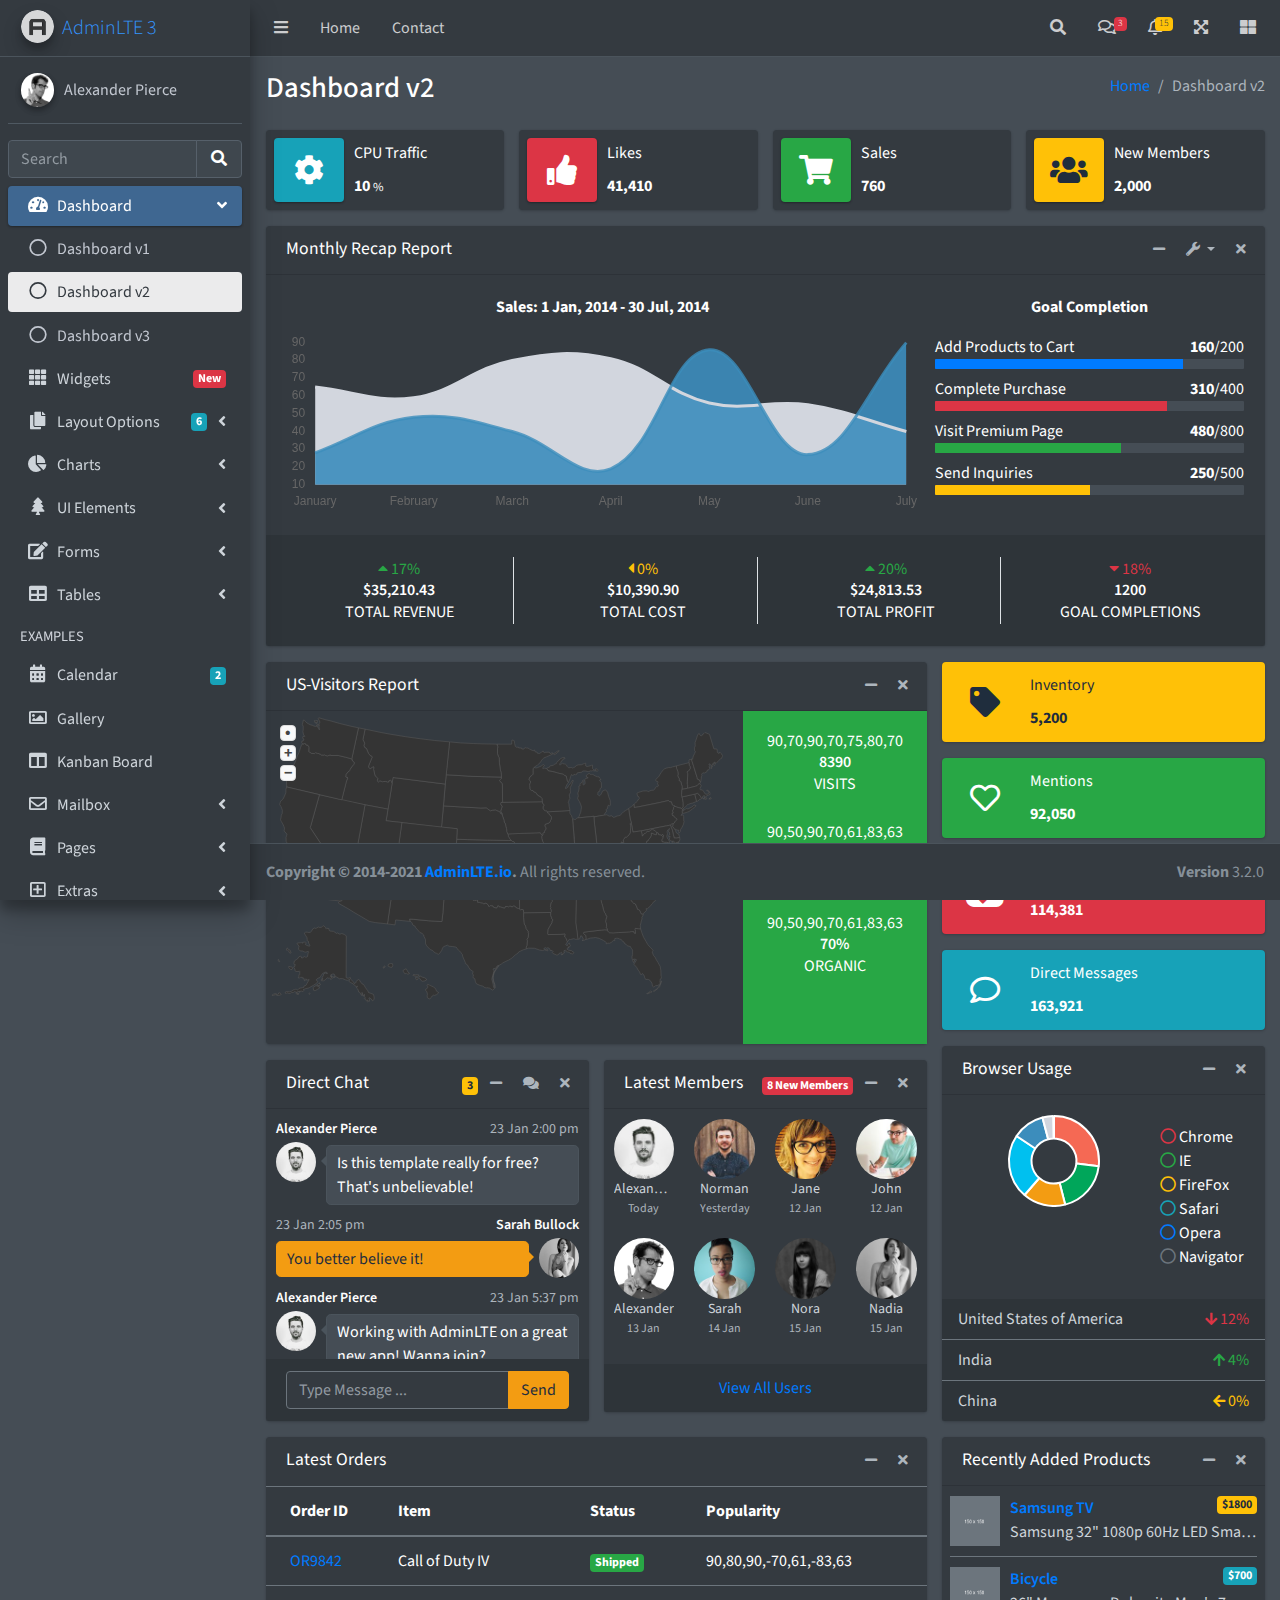
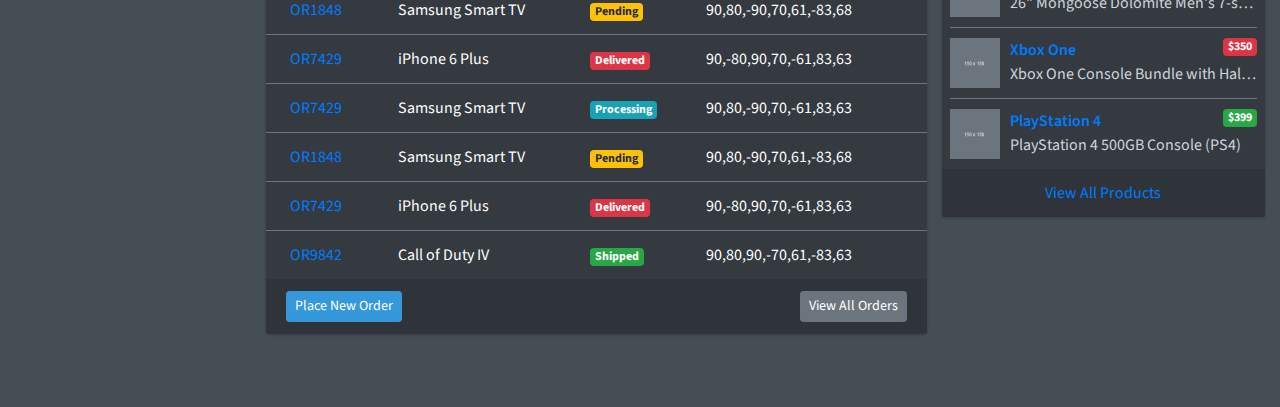
<file: src/main/resources/templates/adminPage/index2.html>
<!DOCTYPE html>
<html lang="en">
<head>
  <meta charset="utf-8">
  <meta name="viewport" content="width=device-width, initial-scale=1">
  <title>AdminLTE 3 | Dashboard 2</title>

  <!-- Google Font: Source Sans Pro -->
  <link rel="stylesheet" href="https://fonts.googleapis.com/css?family=Source+Sans+Pro:300,400,400i,700&display=fallback">
  <!-- Font Awesome Icons -->
  <link rel="stylesheet" href="plugins/fontawesome-free/css/all.min.css">
  <!-- overlayScrollbars -->
  <link rel="stylesheet" href="plugins/overlayScrollbars/css/OverlayScrollbars.min.css">
  <!-- Theme style -->
  <link rel="stylesheet" href="dist/css/adminlte.min.css">
</head>
<body class="hold-transition dark-mode sidebar-mini layout-fixed layout-navbar-fixed layout-footer-fixed">
<div class="wrapper">

  <!-- Preloader -->
  <div class="preloader flex-column justify-content-center align-items-center">
    <img class="animation__wobble" src="dist/img/AdminLTELogo.png" alt="AdminLTELogo" height="60" width="60">
  </div>

  <!-- Navbar -->
  <nav class="main-header navbar navbar-expand navbar-dark">
    <!-- Left navbar links -->
    <ul class="navbar-nav">
      <li class="nav-item">
        <a class="nav-link" data-widget="pushmenu" href="#" role="button"><i class="fas fa-bars"></i></a>
      </li>
      <li class="nav-item d-none d-sm-inline-block">
        <a href="index3.html" class="nav-link">Home</a>
      </li>
      <li class="nav-item d-none d-sm-inline-block">
        <a href="#" class="nav-link">Contact</a>
      </li>
    </ul>

    <!-- Right navbar links -->
    <ul class="navbar-nav ml-auto">
      <!-- Navbar Search -->
      <li class="nav-item">
        <a class="nav-link" data-widget="navbar-search" href="#" role="button">
          <i class="fas fa-search"></i>
        </a>
        <div class="navbar-search-block">
          <form class="form-inline">
            <div class="input-group input-group-sm">
              <input class="form-control form-control-navbar" type="search" placeholder="Search" aria-label="Search">
              <div class="input-group-append">
                <button class="btn btn-navbar" type="submit">
                  <i class="fas fa-search"></i>
                </button>
                <button class="btn btn-navbar" type="button" data-widget="navbar-search">
                  <i class="fas fa-times"></i>
                </button>
              </div>
            </div>
          </form>
        </div>
      </li>

      <!-- Messages Dropdown Menu -->
      <li class="nav-item dropdown">
        <a class="nav-link" data-toggle="dropdown" href="#">
          <i class="far fa-comments"></i>
          <span class="badge badge-danger navbar-badge">3</span>
        </a>
        <div class="dropdown-menu dropdown-menu-lg dropdown-menu-right">
          <a href="#" class="dropdown-item">
            <!-- Message Start -->
            <div class="media">
              <img src="dist/img/user1-128x128.jpg" alt="User Avatar" class="img-size-50 mr-3 img-circle">
              <div class="media-body">
                <h3 class="dropdown-item-title">
                  Brad Diesel
                  <span class="float-right text-sm text-danger"><i class="fas fa-star"></i></span>
                </h3>
                <p class="text-sm">Call me whenever you can...</p>
                <p class="text-sm text-muted"><i class="far fa-clock mr-1"></i> 4 Hours Ago</p>
              </div>
            </div>
            <!-- Message End -->
          </a>
          <div class="dropdown-divider"></div>
          <a href="#" class="dropdown-item">
            <!-- Message Start -->
            <div class="media">
              <img src="dist/img/user8-128x128.jpg" alt="User Avatar" class="img-size-50 img-circle mr-3">
              <div class="media-body">
                <h3 class="dropdown-item-title">
                  John Pierce
                  <span class="float-right text-sm text-muted"><i class="fas fa-star"></i></span>
                </h3>
                <p class="text-sm">I got your message bro</p>
                <p class="text-sm text-muted"><i class="far fa-clock mr-1"></i> 4 Hours Ago</p>
              </div>
            </div>
            <!-- Message End -->
          </a>
          <div class="dropdown-divider"></div>
          <a href="#" class="dropdown-item">
            <!-- Message Start -->
            <div class="media">
              <img src="dist/img/user3-128x128.jpg" alt="User Avatar" class="img-size-50 img-circle mr-3">
              <div class="media-body">
                <h3 class="dropdown-item-title">
                  Nora Silvester
                  <span class="float-right text-sm text-warning"><i class="fas fa-star"></i></span>
                </h3>
                <p class="text-sm">The subject goes here</p>
                <p class="text-sm text-muted"><i class="far fa-clock mr-1"></i> 4 Hours Ago</p>
              </div>
            </div>
            <!-- Message End -->
          </a>
          <div class="dropdown-divider"></div>
          <a href="#" class="dropdown-item dropdown-footer">See All Messages</a>
        </div>
      </li>
      <!-- Notifications Dropdown Menu -->
      <li class="nav-item dropdown">
        <a class="nav-link" data-toggle="dropdown" href="#">
          <i class="far fa-bell"></i>
          <span class="badge badge-warning navbar-badge">15</span>
        </a>
        <div class="dropdown-menu dropdown-menu-lg dropdown-menu-right">
          <span class="dropdown-item dropdown-header">15 Notifications</span>
          <div class="dropdown-divider"></div>
          <a href="#" class="dropdown-item">
            <i class="fas fa-envelope mr-2"></i> 4 new messages
            <span class="float-right text-muted text-sm">3 mins</span>
          </a>
          <div class="dropdown-divider"></div>
          <a href="#" class="dropdown-item">
            <i class="fas fa-users mr-2"></i> 8 friend requests
            <span class="float-right text-muted text-sm">12 hours</span>
          </a>
          <div class="dropdown-divider"></div>
          <a href="#" class="dropdown-item">
            <i class="fas fa-file mr-2"></i> 3 new reports
            <span class="float-right text-muted text-sm">2 days</span>
          </a>
          <div class="dropdown-divider"></div>
          <a href="#" class="dropdown-item dropdown-footer">See All Notifications</a>
        </div>
      </li>
      <li class="nav-item">
        <a class="nav-link" data-widget="fullscreen" href="#" role="button">
          <i class="fas fa-expand-arrows-alt"></i>
        </a>
      </li>
      <li class="nav-item">
        <a class="nav-link" data-widget="control-sidebar" data-slide="true" href="#" role="button">
          <i class="fas fa-th-large"></i>
        </a>
      </li>
    </ul>
  </nav>
  <!-- /.navbar -->

  <!-- Main Sidebar Container -->
  <aside class="main-sidebar sidebar-dark-primary elevation-4">
    <!-- Brand Logo -->
    <a href="index3.html" class="brand-link">
      <img src="dist/img/AdminLTELogo.png" alt="AdminLTE Logo" class="brand-image img-circle elevation-3" style="opacity: .8">
      <span class="brand-text font-weight-light">AdminLTE 3</span>
    </a>

    <!-- Sidebar -->
    <div class="sidebar">
      <!-- Sidebar user panel (optional) -->
      <div class="user-panel mt-3 pb-3 mb-3 d-flex">
        <div class="image">
          <img src="dist/img/user2-160x160.jpg" class="img-circle elevation-2" alt="User Image">
        </div>
        <div class="info">
          <a href="#" class="d-block">Alexander Pierce</a>
        </div>
      </div>

      <!-- SidebarSearch Form -->
      <div class="form-inline">
        <div class="input-group" data-widget="sidebar-search">
          <input class="form-control form-control-sidebar" type="search" placeholder="Search" aria-label="Search">
          <div class="input-group-append">
            <button class="btn btn-sidebar">
              <i class="fas fa-search fa-fw"></i>
            </button>
          </div>
        </div>
      </div>

      <!-- Sidebar Menu -->
      <nav class="mt-2">
        <ul class="nav nav-pills nav-sidebar flex-column" data-widget="treeview" role="menu" data-accordion="false">
          <!-- Add icons to the links using the .nav-icon class
               with font-awesome or any other icon font library -->
          <li class="nav-item menu-open">
            <a href="#" class="nav-link active">
              <i class="nav-icon fas fa-tachometer-alt"></i>
              <p>
                Dashboard
                <i class="right fas fa-angle-left"></i>
              </p>
            </a>
            <ul class="nav nav-treeview">
              <li class="nav-item">
                <a href="./index.html" class="nav-link">
                  <i class="far fa-circle nav-icon"></i>
                  <p>Dashboard v1</p>
                </a>
              </li>
              <li class="nav-item">
                <a href="./index2.html" class="nav-link active">
                  <i class="far fa-circle nav-icon"></i>
                  <p>Dashboard v2</p>
                </a>
              </li>
              <li class="nav-item">
                <a href="./index3.html" class="nav-link">
                  <i class="far fa-circle nav-icon"></i>
                  <p>Dashboard v3</p>
                </a>
              </li>
            </ul>
          </li>
          <li class="nav-item">
            <a href="pages/widgets.html" class="nav-link">
              <i class="nav-icon fas fa-th"></i>
              <p>
                Widgets
                <span class="right badge badge-danger">New</span>
              </p>
            </a>
          </li>
          <li class="nav-item">
            <a href="#" class="nav-link">
              <i class="nav-icon fas fa-copy"></i>
              <p>
                Layout Options
                <i class="fas fa-angle-left right"></i>
                <span class="badge badge-info right">6</span>
              </p>
            </a>
            <ul class="nav nav-treeview">
              <li class="nav-item">
                <a href="pages/layout/top-nav.html" class="nav-link">
                  <i class="far fa-circle nav-icon"></i>
                  <p>Top Navigation</p>
                </a>
              </li>
              <li class="nav-item">
                <a href="pages/layout/top-nav-sidebar.html" class="nav-link">
                  <i class="far fa-circle nav-icon"></i>
                  <p>Top Navigation + Sidebar</p>
                </a>
              </li>
              <li class="nav-item">
                <a href="pages/layout/boxed.html" class="nav-link">
                  <i class="far fa-circle nav-icon"></i>
                  <p>Boxed</p>
                </a>
              </li>
              <li class="nav-item">
                <a href="pages/layout/fixed-sidebar.html" class="nav-link">
                  <i class="far fa-circle nav-icon"></i>
                  <p>Fixed Sidebar</p>
                </a>
              </li>
              <li class="nav-item">
                <a href="pages/layout/fixed-sidebar-custom.html" class="nav-link">
                  <i class="far fa-circle nav-icon"></i>
                  <p>Fixed Sidebar <small>+ Custom Area</small></p>
                </a>
              </li>
              <li class="nav-item">
                <a href="pages/layout/fixed-topnav.html" class="nav-link">
                  <i class="far fa-circle nav-icon"></i>
                  <p>Fixed Navbar</p>
                </a>
              </li>
              <li class="nav-item">
                <a href="pages/layout/fixed-footer.html" class="nav-link">
                  <i class="far fa-circle nav-icon"></i>
                  <p>Fixed Footer</p>
                </a>
              </li>
              <li class="nav-item">
                <a href="pages/layout/collapsed-sidebar.html" class="nav-link">
                  <i class="far fa-circle nav-icon"></i>
                  <p>Collapsed Sidebar</p>
                </a>
              </li>
            </ul>
          </li>
          <li class="nav-item">
            <a href="#" class="nav-link">
              <i class="nav-icon fas fa-chart-pie"></i>
              <p>
                Charts
                <i class="right fas fa-angle-left"></i>
              </p>
            </a>
            <ul class="nav nav-treeview">
              <li class="nav-item">
                <a href="pages/charts/chartjs.html" class="nav-link">
                  <i class="far fa-circle nav-icon"></i>
                  <p>ChartJS</p>
                </a>
              </li>
              <li class="nav-item">
                <a href="pages/charts/flot.html" class="nav-link">
                  <i class="far fa-circle nav-icon"></i>
                  <p>Flot</p>
                </a>
              </li>
              <li class="nav-item">
                <a href="pages/charts/inline.html" class="nav-link">
                  <i class="far fa-circle nav-icon"></i>
                  <p>Inline</p>
                </a>
              </li>
              <li class="nav-item">
                <a href="pages/charts/uplot.html" class="nav-link">
                  <i class="far fa-circle nav-icon"></i>
                  <p>uPlot</p>
                </a>
              </li>
            </ul>
          </li>
          <li class="nav-item">
            <a href="#" class="nav-link">
              <i class="nav-icon fas fa-tree"></i>
              <p>
                UI Elements
                <i class="fas fa-angle-left right"></i>
              </p>
            </a>
            <ul class="nav nav-treeview">
              <li class="nav-item">
                <a href="pages/UI/general.html" class="nav-link">
                  <i class="far fa-circle nav-icon"></i>
                  <p>General</p>
                </a>
              </li>
              <li class="nav-item">
                <a href="pages/UI/icons.html" class="nav-link">
                  <i class="far fa-circle nav-icon"></i>
                  <p>Icons</p>
                </a>
              </li>
              <li class="nav-item">
                <a href="pages/UI/buttons.html" class="nav-link">
                  <i class="far fa-circle nav-icon"></i>
                  <p>Buttons</p>
                </a>
              </li>
              <li class="nav-item">
                <a href="pages/UI/sliders.html" class="nav-link">
                  <i class="far fa-circle nav-icon"></i>
                  <p>Sliders</p>
                </a>
              </li>
              <li class="nav-item">
                <a href="pages/UI/modals.html" class="nav-link">
                  <i class="far fa-circle nav-icon"></i>
                  <p>Modals & Alerts</p>
                </a>
              </li>
              <li class="nav-item">
                <a href="pages/UI/navbar.html" class="nav-link">
                  <i class="far fa-circle nav-icon"></i>
                  <p>Navbar & Tabs</p>
                </a>
              </li>
              <li class="nav-item">
                <a href="pages/UI/timeline.html" class="nav-link">
                  <i class="far fa-circle nav-icon"></i>
                  <p>Timeline</p>
                </a>
              </li>
              <li class="nav-item">
                <a href="pages/UI/ribbons.html" class="nav-link">
                  <i class="far fa-circle nav-icon"></i>
                  <p>Ribbons</p>
                </a>
              </li>
            </ul>
          </li>
          <li class="nav-item">
            <a href="#" class="nav-link">
              <i class="nav-icon fas fa-edit"></i>
              <p>
                Forms
                <i class="fas fa-angle-left right"></i>
              </p>
            </a>
            <ul class="nav nav-treeview">
              <li class="nav-item">
                <a href="pages/forms/general.html" class="nav-link">
                  <i class="far fa-circle nav-icon"></i>
                  <p>General Elements</p>
                </a>
              </li>
              <li class="nav-item">
                <a href="pages/forms/advanced.html" class="nav-link">
                  <i class="far fa-circle nav-icon"></i>
                  <p>Advanced Elements</p>
                </a>
              </li>
              <li class="nav-item">
                <a href="pages/forms/editors.html" class="nav-link">
                  <i class="far fa-circle nav-icon"></i>
                  <p>Editors</p>
                </a>
              </li>
              <li class="nav-item">
                <a href="pages/forms/validation.html" class="nav-link">
                  <i class="far fa-circle nav-icon"></i>
                  <p>Validation</p>
                </a>
              </li>
            </ul>
          </li>
          <li class="nav-item">
            <a href="#" class="nav-link">
              <i class="nav-icon fas fa-table"></i>
              <p>
                Tables
                <i class="fas fa-angle-left right"></i>
              </p>
            </a>
            <ul class="nav nav-treeview">
              <li class="nav-item">
                <a href="pages/tables/simple.html" class="nav-link">
                  <i class="far fa-circle nav-icon"></i>
                  <p>Simple Tables</p>
                </a>
              </li>
              <li class="nav-item">
                <a href="pages/tables/data.html" class="nav-link">
                  <i class="far fa-circle nav-icon"></i>
                  <p>DataTables</p>
                </a>
              </li>
              <li class="nav-item">
                <a href="pages/tables/jsgrid.html" class="nav-link">
                  <i class="far fa-circle nav-icon"></i>
                  <p>jsGrid</p>
                </a>
              </li>
            </ul>
          </li>
          <li class="nav-header">EXAMPLES</li>
          <li class="nav-item">
            <a href="pages/calendar.html" class="nav-link">
              <i class="nav-icon fas fa-calendar-alt"></i>
              <p>
                Calendar
                <span class="badge badge-info right">2</span>
              </p>
            </a>
          </li>
          <li class="nav-item">
            <a href="pages/gallery.html" class="nav-link">
              <i class="nav-icon far fa-image"></i>
              <p>
                Gallery
              </p>
            </a>
          </li>
          <li class="nav-item">
            <a href="pages/kanban.html" class="nav-link">
              <i class="nav-icon fas fa-columns"></i>
              <p>
                Kanban Board
              </p>
            </a>
          </li>
          <li class="nav-item">
            <a href="#" class="nav-link">
              <i class="nav-icon far fa-envelope"></i>
              <p>
                Mailbox
                <i class="fas fa-angle-left right"></i>
              </p>
            </a>
            <ul class="nav nav-treeview">
              <li class="nav-item">
                <a href="pages/mailbox/mailbox.html" class="nav-link">
                  <i class="far fa-circle nav-icon"></i>
                  <p>Inbox</p>
                </a>
              </li>
              <li class="nav-item">
                <a href="pages/mailbox/compose.html" class="nav-link">
                  <i class="far fa-circle nav-icon"></i>
                  <p>Compose</p>
                </a>
              </li>
              <li class="nav-item">
                <a href="pages/mailbox/read-mail.html" class="nav-link">
                  <i class="far fa-circle nav-icon"></i>
                  <p>Read</p>
                </a>
              </li>
            </ul>
          </li>
          <li class="nav-item">
            <a href="#" class="nav-link">
              <i class="nav-icon fas fa-book"></i>
              <p>
                Pages
                <i class="fas fa-angle-left right"></i>
              </p>
            </a>
            <ul class="nav nav-treeview">
              <li class="nav-item">
                <a href="pages/examples/invoice.html" class="nav-link">
                  <i class="far fa-circle nav-icon"></i>
                  <p>Invoice</p>
                </a>
              </li>
              <li class="nav-item">
                <a href="pages/examples/profile.html" class="nav-link">
                  <i class="far fa-circle nav-icon"></i>
                  <p>Profile</p>
                </a>
              </li>
              <li class="nav-item">
                <a href="pages/examples/e-commerce.html" class="nav-link">
                  <i class="far fa-circle nav-icon"></i>
                  <p>E-commerce</p>
                </a>
              </li>
              <li class="nav-item">
                <a href="pages/examples/projects.html" class="nav-link">
                  <i class="far fa-circle nav-icon"></i>
                  <p>Projects</p>
                </a>
              </li>
              <li class="nav-item">
                <a href="pages/examples/project-add.html" class="nav-link">
                  <i class="far fa-circle nav-icon"></i>
                  <p>Project Add</p>
                </a>
              </li>
              <li class="nav-item">
                <a href="pages/examples/project-edit.html" class="nav-link">
                  <i class="far fa-circle nav-icon"></i>
                  <p>Project Edit</p>
                </a>
              </li>
              <li class="nav-item">
                <a href="pages/examples/project-detail.html" class="nav-link">
                  <i class="far fa-circle nav-icon"></i>
                  <p>Project Detail</p>
                </a>
              </li>
              <li class="nav-item">
                <a href="pages/examples/contacts.html" class="nav-link">
                  <i class="far fa-circle nav-icon"></i>
                  <p>Contacts</p>
                </a>
              </li>
              <li class="nav-item">
                <a href="pages/examples/faq.html" class="nav-link">
                  <i class="far fa-circle nav-icon"></i>
                  <p>FAQ</p>
                </a>
              </li>
              <li class="nav-item">
                <a href="pages/examples/contact-us.html" class="nav-link">
                  <i class="far fa-circle nav-icon"></i>
                  <p>Contact us</p>
                </a>
              </li>
            </ul>
          </li>
          <li class="nav-item">
            <a href="#" class="nav-link">
              <i class="nav-icon far fa-plus-square"></i>
              <p>
                Extras
                <i class="fas fa-angle-left right"></i>
              </p>
            </a>
            <ul class="nav nav-treeview">
              <li class="nav-item">
                <a href="#" class="nav-link">
                  <i class="far fa-circle nav-icon"></i>
                  <p>
                    Login & Register v1
                    <i class="fas fa-angle-left right"></i>
                  </p>
                </a>
                <ul class="nav nav-treeview">
                  <li class="nav-item">
                    <a href="pages/examples/login.html" class="nav-link">
                      <i class="far fa-circle nav-icon"></i>
                      <p>Login v1</p>
                    </a>
                  </li>
                  <li class="nav-item">
                    <a href="pages/examples/register.html" class="nav-link">
                      <i class="far fa-circle nav-icon"></i>
                      <p>Register v1</p>
                    </a>
                  </li>
                  <li class="nav-item">
                    <a href="pages/examples/forgot-password.html" class="nav-link">
                      <i class="far fa-circle nav-icon"></i>
                      <p>Forgot Password v1</p>
                    </a>
                  </li>
                  <li class="nav-item">
                    <a href="pages/examples/recover-password.html" class="nav-link">
                      <i class="far fa-circle nav-icon"></i>
                      <p>Recover Password v1</p>
                    </a>
                  </li>
                </ul>
              </li>
              <li class="nav-item">
                <a href="#" class="nav-link">
                  <i class="far fa-circle nav-icon"></i>
                  <p>
                    Login & Register v2
                    <i class="fas fa-angle-left right"></i>
                  </p>
                </a>
                <ul class="nav nav-treeview">
                  <li class="nav-item">
                    <a href="pages/examples/login-v2.html" class="nav-link">
                      <i class="far fa-circle nav-icon"></i>
                      <p>Login v2</p>
                    </a>
                  </li>
                  <li class="nav-item">
                    <a href="pages/examples/register-v2.html" class="nav-link">
                      <i class="far fa-circle nav-icon"></i>
                      <p>Register v2</p>
                    </a>
                  </li>
                  <li class="nav-item">
                    <a href="pages/examples/forgot-password-v2.html" class="nav-link">
                      <i class="far fa-circle nav-icon"></i>
                      <p>Forgot Password v2</p>
                    </a>
                  </li>
                  <li class="nav-item">
                    <a href="pages/examples/recover-password-v2.html" class="nav-link">
                      <i class="far fa-circle nav-icon"></i>
                      <p>Recover Password v2</p>
                    </a>
                  </li>
                </ul>
              </li>
              <li class="nav-item">
                <a href="pages/examples/lockscreen.html" class="nav-link">
                  <i class="far fa-circle nav-icon"></i>
                  <p>Lockscreen</p>
                </a>
              </li>
              <li class="nav-item">
                <a href="pages/examples/legacy-user-menu.html" class="nav-link">
                  <i class="far fa-circle nav-icon"></i>
                  <p>Legacy User Menu</p>
                </a>
              </li>
              <li class="nav-item">
                <a href="pages/examples/language-menu.html" class="nav-link">
                  <i class="far fa-circle nav-icon"></i>
                  <p>Language Menu</p>
                </a>
              </li>
              <li class="nav-item">
                <a href="pages/examples/404.html" class="nav-link">
                  <i class="far fa-circle nav-icon"></i>
                  <p>Error 404</p>
                </a>
              </li>
              <li class="nav-item">
                <a href="pages/examples/500.html" class="nav-link">
                  <i class="far fa-circle nav-icon"></i>
                  <p>Error 500</p>
                </a>
              </li>
              <li class="nav-item">
                <a href="pages/examples/pace.html" class="nav-link">
                  <i class="far fa-circle nav-icon"></i>
                  <p>Pace</p>
                </a>
              </li>
              <li class="nav-item">
                <a href="pages/examples/blank.html" class="nav-link">
                  <i class="far fa-circle nav-icon"></i>
                  <p>Blank Page</p>
                </a>
              </li>
              <li class="nav-item">
                <a href="starter.html" class="nav-link">
                  <i class="far fa-circle nav-icon"></i>
                  <p>Starter Page</p>
                </a>
              </li>
            </ul>
          </li>
          <li class="nav-item">
            <a href="#" class="nav-link">
              <i class="nav-icon fas fa-search"></i>
              <p>
                Search
                <i class="fas fa-angle-left right"></i>
              </p>
            </a>
            <ul class="nav nav-treeview">
              <li class="nav-item">
                <a href="pages/search/simple.html" class="nav-link">
                  <i class="far fa-circle nav-icon"></i>
                  <p>Simple Search</p>
                </a>
              </li>
              <li class="nav-item">
                <a href="pages/search/enhanced.html" class="nav-link">
                  <i class="far fa-circle nav-icon"></i>
                  <p>Enhanced</p>
                </a>
              </li>
            </ul>
          </li>
          <li class="nav-header">MISCELLANEOUS</li>
          <li class="nav-item">
            <a href="iframe.html" class="nav-link">
              <i class="nav-icon fas fa-ellipsis-h"></i>
              <p>Tabbed IFrame Plugin</p>
            </a>
          </li>
          <li class="nav-item">
            <a href="https://adminlte.io/docs/3.1/" class="nav-link">
              <i class="nav-icon fas fa-file"></i>
              <p>Documentation</p>
            </a>
          </li>
          <li class="nav-header">MULTI LEVEL EXAMPLE</li>
          <li class="nav-item">
            <a href="#" class="nav-link">
              <i class="fas fa-circle nav-icon"></i>
              <p>Level 1</p>
            </a>
          </li>
          <li class="nav-item">
            <a href="#" class="nav-link">
              <i class="nav-icon fas fa-circle"></i>
              <p>
                Level 1
                <i class="right fas fa-angle-left"></i>
              </p>
            </a>
            <ul class="nav nav-treeview">
              <li class="nav-item">
                <a href="#" class="nav-link">
                  <i class="far fa-circle nav-icon"></i>
                  <p>Level 2</p>
                </a>
              </li>
              <li class="nav-item">
                <a href="#" class="nav-link">
                  <i class="far fa-circle nav-icon"></i>
                  <p>
                    Level 2
                    <i class="right fas fa-angle-left"></i>
                  </p>
                </a>
                <ul class="nav nav-treeview">
                  <li class="nav-item">
                    <a href="#" class="nav-link">
                      <i class="far fa-dot-circle nav-icon"></i>
                      <p>Level 3</p>
                    </a>
                  </li>
                  <li class="nav-item">
                    <a href="#" class="nav-link">
                      <i class="far fa-dot-circle nav-icon"></i>
                      <p>Level 3</p>
                    </a>
                  </li>
                  <li class="nav-item">
                    <a href="#" class="nav-link">
                      <i class="far fa-dot-circle nav-icon"></i>
                      <p>Level 3</p>
                    </a>
                  </li>
                </ul>
              </li>
              <li class="nav-item">
                <a href="#" class="nav-link">
                  <i class="far fa-circle nav-icon"></i>
                  <p>Level 2</p>
                </a>
              </li>
            </ul>
          </li>
          <li class="nav-item">
            <a href="#" class="nav-link">
              <i class="fas fa-circle nav-icon"></i>
              <p>Level 1</p>
            </a>
          </li>
          <li class="nav-header">LABELS</li>
          <li class="nav-item">
            <a href="#" class="nav-link">
              <i class="nav-icon far fa-circle text-danger"></i>
              <p class="text">Important</p>
            </a>
          </li>
          <li class="nav-item">
            <a href="#" class="nav-link">
              <i class="nav-icon far fa-circle text-warning"></i>
              <p>Warning</p>
            </a>
          </li>
          <li class="nav-item">
            <a href="#" class="nav-link">
              <i class="nav-icon far fa-circle text-info"></i>
              <p>Informational</p>
            </a>
          </li>
        </ul>
      </nav>
      <!-- /.sidebar-menu -->
    </div>
    <!-- /.sidebar -->
  </aside>

  <!-- Content Wrapper. Contains page content -->
  <div class="content-wrapper">
    <!-- Content Header (Page header) -->
    <div class="content-header">
      <div class="container-fluid">
        <div class="row mb-2">
          <div class="col-sm-6">
            <h1 class="m-0">Dashboard v2</h1>
          </div><!-- /.col -->
          <div class="col-sm-6">
            <ol class="breadcrumb float-sm-right">
              <li class="breadcrumb-item"><a href="#">Home</a></li>
              <li class="breadcrumb-item active">Dashboard v2</li>
            </ol>
          </div><!-- /.col -->
        </div><!-- /.row -->
      </div><!-- /.container-fluid -->
    </div>
    <!-- /.content-header -->

    <!-- Main content -->
    <section class="content">
      <div class="container-fluid">
        <!-- Info boxes -->
        <div class="row">
          <div class="col-12 col-sm-6 col-md-3">
            <div class="info-box">
              <span class="info-box-icon bg-info elevation-1"><i class="fas fa-cog"></i></span>

              <div class="info-box-content">
                <span class="info-box-text">CPU Traffic</span>
                <span class="info-box-number">
                  10
                  <small>%</small>
                </span>
              </div>
              <!-- /.info-box-content -->
            </div>
            <!-- /.info-box -->
          </div>
          <!-- /.col -->
          <div class="col-12 col-sm-6 col-md-3">
            <div class="info-box mb-3">
              <span class="info-box-icon bg-danger elevation-1"><i class="fas fa-thumbs-up"></i></span>

              <div class="info-box-content">
                <span class="info-box-text">Likes</span>
                <span class="info-box-number">41,410</span>
              </div>
              <!-- /.info-box-content -->
            </div>
            <!-- /.info-box -->
          </div>
          <!-- /.col -->

          <!-- fix for small devices only -->
          <div class="clearfix hidden-md-up"></div>

          <div class="col-12 col-sm-6 col-md-3">
            <div class="info-box mb-3">
              <span class="info-box-icon bg-success elevation-1"><i class="fas fa-shopping-cart"></i></span>

              <div class="info-box-content">
                <span class="info-box-text">Sales</span>
                <span class="info-box-number">760</span>
              </div>
              <!-- /.info-box-content -->
            </div>
            <!-- /.info-box -->
          </div>
          <!-- /.col -->
          <div class="col-12 col-sm-6 col-md-3">
            <div class="info-box mb-3">
              <span class="info-box-icon bg-warning elevation-1"><i class="fas fa-users"></i></span>

              <div class="info-box-content">
                <span class="info-box-text">New Members</span>
                <span class="info-box-number">2,000</span>
              </div>
              <!-- /.info-box-content -->
            </div>
            <!-- /.info-box -->
          </div>
          <!-- /.col -->
        </div>
        <!-- /.row -->

        <div class="row">
          <div class="col-md-12">
            <div class="card">
              <div class="card-header">
                <h5 class="card-title">Monthly Recap Report</h5>

                <div class="card-tools">
                  <button type="button" class="btn btn-tool" data-card-widget="collapse">
                    <i class="fas fa-minus"></i>
                  </button>
                  <div class="btn-group">
                    <button type="button" class="btn btn-tool dropdown-toggle" data-toggle="dropdown">
                      <i class="fas fa-wrench"></i>
                    </button>
                    <div class="dropdown-menu dropdown-menu-right" role="menu">
                      <a href="#" class="dropdown-item">Action</a>
                      <a href="#" class="dropdown-item">Another action</a>
                      <a href="#" class="dropdown-item">Something else here</a>
                      <a class="dropdown-divider"></a>
                      <a href="#" class="dropdown-item">Separated link</a>
                    </div>
                  </div>
                  <button type="button" class="btn btn-tool" data-card-widget="remove">
                    <i class="fas fa-times"></i>
                  </button>
                </div>
              </div>
              <!-- /.card-header -->
              <div class="card-body">
                <div class="row">
                  <div class="col-md-8">
                    <p class="text-center">
                      <strong>Sales: 1 Jan, 2014 - 30 Jul, 2014</strong>
                    </p>

                    <div class="chart">
                      <!-- Sales Chart Canvas -->
                      <canvas id="salesChart" height="180" style="height: 180px;"></canvas>
                    </div>
                    <!-- /.chart-responsive -->
                  </div>
                  <!-- /.col -->
                  <div class="col-md-4">
                    <p class="text-center">
                      <strong>Goal Completion</strong>
                    </p>

                    <div class="progress-group">
                      Add Products to Cart
                      <span class="float-right"><b>160</b>/200</span>
                      <div class="progress progress-sm">
                        <div class="progress-bar bg-primary" style="width: 80%"></div>
                      </div>
                    </div>
                    <!-- /.progress-group -->

                    <div class="progress-group">
                      Complete Purchase
                      <span class="float-right"><b>310</b>/400</span>
                      <div class="progress progress-sm">
                        <div class="progress-bar bg-danger" style="width: 75%"></div>
                      </div>
                    </div>

                    <!-- /.progress-group -->
                    <div class="progress-group">
                      <span class="progress-text">Visit Premium Page</span>
                      <span class="float-right"><b>480</b>/800</span>
                      <div class="progress progress-sm">
                        <div class="progress-bar bg-success" style="width: 60%"></div>
                      </div>
                    </div>

                    <!-- /.progress-group -->
                    <div class="progress-group">
                      Send Inquiries
                      <span class="float-right"><b>250</b>/500</span>
                      <div class="progress progress-sm">
                        <div class="progress-bar bg-warning" style="width: 50%"></div>
                      </div>
                    </div>
                    <!-- /.progress-group -->
                  </div>
                  <!-- /.col -->
                </div>
                <!-- /.row -->
              </div>
              <!-- ./card-body -->
              <div class="card-footer">
                <div class="row">
                  <div class="col-sm-3 col-6">
                    <div class="description-block border-right">
                      <span class="description-percentage text-success"><i class="fas fa-caret-up"></i> 17%</span>
                      <h5 class="description-header">$35,210.43</h5>
                      <span class="description-text">TOTAL REVENUE</span>
                    </div>
                    <!-- /.description-block -->
                  </div>
                  <!-- /.col -->
                  <div class="col-sm-3 col-6">
                    <div class="description-block border-right">
                      <span class="description-percentage text-warning"><i class="fas fa-caret-left"></i> 0%</span>
                      <h5 class="description-header">$10,390.90</h5>
                      <span class="description-text">TOTAL COST</span>
                    </div>
                    <!-- /.description-block -->
                  </div>
                  <!-- /.col -->
                  <div class="col-sm-3 col-6">
                    <div class="description-block border-right">
                      <span class="description-percentage text-success"><i class="fas fa-caret-up"></i> 20%</span>
                      <h5 class="description-header">$24,813.53</h5>
                      <span class="description-text">TOTAL PROFIT</span>
                    </div>
                    <!-- /.description-block -->
                  </div>
                  <!-- /.col -->
                  <div class="col-sm-3 col-6">
                    <div class="description-block">
                      <span class="description-percentage text-danger"><i class="fas fa-caret-down"></i> 18%</span>
                      <h5 class="description-header">1200</h5>
                      <span class="description-text">GOAL COMPLETIONS</span>
                    </div>
                    <!-- /.description-block -->
                  </div>
                </div>
                <!-- /.row -->
              </div>
              <!-- /.card-footer -->
            </div>
            <!-- /.card -->
          </div>
          <!-- /.col -->
        </div>
        <!-- /.row -->

        <!-- Main row -->
        <div class="row">
          <!-- Left col -->
          <div class="col-md-8">
            <!-- MAP & BOX PANE -->
            <div class="card">
              <div class="card-header">
                <h3 class="card-title">US-Visitors Report</h3>

                <div class="card-tools">
                  <button type="button" class="btn btn-tool" data-card-widget="collapse">
                    <i class="fas fa-minus"></i>
                  </button>
                  <button type="button" class="btn btn-tool" data-card-widget="remove">
                    <i class="fas fa-times"></i>
                  </button>
                </div>
              </div>
              <!-- /.card-header -->
              <div class="card-body p-0">
                <div class="d-md-flex">
                  <div class="p-1 flex-fill" style="overflow: hidden">
                    <!-- Map will be created here -->
                    <div id="world-map-markers" style="height: 325px; overflow: hidden">
                      <div class="map"></div>
                    </div>
                  </div>
                  <div class="card-pane-right bg-success pt-2 pb-2 pl-4 pr-4">
                    <div class="description-block mb-4">
                      <div class="sparkbar pad" data-color="#fff">90,70,90,70,75,80,70</div>
                      <h5 class="description-header">8390</h5>
                      <span class="description-text">Visits</span>
                    </div>
                    <!-- /.description-block -->
                    <div class="description-block mb-4">
                      <div class="sparkbar pad" data-color="#fff">90,50,90,70,61,83,63</div>
                      <h5 class="description-header">30%</h5>
                      <span class="description-text">Referrals</span>
                    </div>
                    <!-- /.description-block -->
                    <div class="description-block">
                      <div class="sparkbar pad" data-color="#fff">90,50,90,70,61,83,63</div>
                      <h5 class="description-header">70%</h5>
                      <span class="description-text">Organic</span>
                    </div>
                    <!-- /.description-block -->
                  </div><!-- /.card-pane-right -->
                </div><!-- /.d-md-flex -->
              </div>
              <!-- /.card-body -->
            </div>
            <!-- /.card -->
            <div class="row">
              <div class="col-md-6">
                <!-- DIRECT CHAT -->
                <div class="card direct-chat direct-chat-warning">
                  <div class="card-header">
                    <h3 class="card-title">Direct Chat</h3>

                    <div class="card-tools">
                      <span title="3 New Messages" class="badge badge-warning">3</span>
                      <button type="button" class="btn btn-tool" data-card-widget="collapse">
                        <i class="fas fa-minus"></i>
                      </button>
                      <button type="button" class="btn btn-tool" title="Contacts" data-widget="chat-pane-toggle">
                        <i class="fas fa-comments"></i>
                      </button>
                      <button type="button" class="btn btn-tool" data-card-widget="remove">
                        <i class="fas fa-times"></i>
                      </button>
                    </div>
                  </div>
                  <!-- /.card-header -->
                  <div class="card-body">
                    <!-- Conversations are loaded here -->
                    <div class="direct-chat-messages">
                      <!-- Message. Default to the left -->
                      <div class="direct-chat-msg">
                        <div class="direct-chat-infos clearfix">
                          <span class="direct-chat-name float-left">Alexander Pierce</span>
                          <span class="direct-chat-timestamp float-right">23 Jan 2:00 pm</span>
                        </div>
                        <!-- /.direct-chat-infos -->
                        <img class="direct-chat-img" src="dist/img/user1-128x128.jpg" alt="message user image">
                        <!-- /.direct-chat-img -->
                        <div class="direct-chat-text">
                          Is this template really for free? That's unbelievable!
                        </div>
                        <!-- /.direct-chat-text -->
                      </div>
                      <!-- /.direct-chat-msg -->

                      <!-- Message to the right -->
                      <div class="direct-chat-msg right">
                        <div class="direct-chat-infos clearfix">
                          <span class="direct-chat-name float-right">Sarah Bullock</span>
                          <span class="direct-chat-timestamp float-left">23 Jan 2:05 pm</span>
                        </div>
                        <!-- /.direct-chat-infos -->
                        <img class="direct-chat-img" src="dist/img/user3-128x128.jpg" alt="message user image">
                        <!-- /.direct-chat-img -->
                        <div class="direct-chat-text">
                          You better believe it!
                        </div>
                        <!-- /.direct-chat-text -->
                      </div>
                      <!-- /.direct-chat-msg -->

                      <!-- Message. Default to the left -->
                      <div class="direct-chat-msg">
                        <div class="direct-chat-infos clearfix">
                          <span class="direct-chat-name float-left">Alexander Pierce</span>
                          <span class="direct-chat-timestamp float-right">23 Jan 5:37 pm</span>
                        </div>
                        <!-- /.direct-chat-infos -->
                        <img class="direct-chat-img" src="dist/img/user1-128x128.jpg" alt="message user image">
                        <!-- /.direct-chat-img -->
                        <div class="direct-chat-text">
                          Working with AdminLTE on a great new app! Wanna join?
                        </div>
                        <!-- /.direct-chat-text -->
                      </div>
                      <!-- /.direct-chat-msg -->

                      <!-- Message to the right -->
                      <div class="direct-chat-msg right">
                        <div class="direct-chat-infos clearfix">
                          <span class="direct-chat-name float-right">Sarah Bullock</span>
                          <span class="direct-chat-timestamp float-left">23 Jan 6:10 pm</span>
                        </div>
                        <!-- /.direct-chat-infos -->
                        <img class="direct-chat-img" src="dist/img/user3-128x128.jpg" alt="message user image">
                        <!-- /.direct-chat-img -->
                        <div class="direct-chat-text">
                          I would love to.
                        </div>
                        <!-- /.direct-chat-text -->
                      </div>
                      <!-- /.direct-chat-msg -->

                    </div>
                    <!--/.direct-chat-messages-->

                    <!-- Contacts are loaded here -->
                    <div class="direct-chat-contacts">
                      <ul class="contacts-list">
                        <li>
                          <a href="#">
                            <img class="contacts-list-img" src="dist/img/user1-128x128.jpg" alt="User Avatar">

                            <div class="contacts-list-info">
                              <span class="contacts-list-name">
                                Count Dracula
                                <small class="contacts-list-date float-right">2/28/2015</small>
                              </span>
                              <span class="contacts-list-msg">How have you been? I was...</span>
                            </div>
                            <!-- /.contacts-list-info -->
                          </a>
                        </li>
                        <!-- End Contact Item -->
                        <li>
                          <a href="#">
                            <img class="contacts-list-img" src="dist/img/user7-128x128.jpg" alt="User Avatar">

                            <div class="contacts-list-info">
                              <span class="contacts-list-name">
                                Sarah Doe
                                <small class="contacts-list-date float-right">2/23/2015</small>
                              </span>
                              <span class="contacts-list-msg">I will be waiting for...</span>
                            </div>
                            <!-- /.contacts-list-info -->
                          </a>
                        </li>
                        <!-- End Contact Item -->
                        <li>
                          <a href="#">
                            <img class="contacts-list-img" src="dist/img/user3-128x128.jpg" alt="User Avatar">

                            <div class="contacts-list-info">
                              <span class="contacts-list-name">
                                Nadia Jolie
                                <small class="contacts-list-date float-right">2/20/2015</small>
                              </span>
                              <span class="contacts-list-msg">I'll call you back at...</span>
                            </div>
                            <!-- /.contacts-list-info -->
                          </a>
                        </li>
                        <!-- End Contact Item -->
                        <li>
                          <a href="#">
                            <img class="contacts-list-img" src="dist/img/user5-128x128.jpg" alt="User Avatar">

                            <div class="contacts-list-info">
                              <span class="contacts-list-name">
                                Nora S. Vans
                                <small class="contacts-list-date float-right">2/10/2015</small>
                              </span>
                              <span class="contacts-list-msg">Where is your new...</span>
                            </div>
                            <!-- /.contacts-list-info -->
                          </a>
                        </li>
                        <!-- End Contact Item -->
                        <li>
                          <a href="#">
                            <img class="contacts-list-img" src="dist/img/user6-128x128.jpg" alt="User Avatar">

                            <div class="contacts-list-info">
                              <span class="contacts-list-name">
                                John K.
                                <small class="contacts-list-date float-right">1/27/2015</small>
                              </span>
                              <span class="contacts-list-msg">Can I take a look at...</span>
                            </div>
                            <!-- /.contacts-list-info -->
                          </a>
                        </li>
                        <!-- End Contact Item -->
                        <li>
                          <a href="#">
                            <img class="contacts-list-img" src="dist/img/user8-128x128.jpg" alt="User Avatar">

                            <div class="contacts-list-info">
                              <span class="contacts-list-name">
                                Kenneth M.
                                <small class="contacts-list-date float-right">1/4/2015</small>
                              </span>
                              <span class="contacts-list-msg">Never mind I found...</span>
                            </div>
                            <!-- /.contacts-list-info -->
                          </a>
                        </li>
                        <!-- End Contact Item -->
                      </ul>
                      <!-- /.contacts-list -->
                    </div>
                    <!-- /.direct-chat-pane -->
                  </div>
                  <!-- /.card-body -->
                  <div class="card-footer">
                    <form action="#" method="post">
                      <div class="input-group">
                        <input type="text" name="message" placeholder="Type Message ..." class="form-control">
                        <span class="input-group-append">
                          <button type="button" class="btn btn-warning">Send</button>
                        </span>
                      </div>
                    </form>
                  </div>
                  <!-- /.card-footer-->
                </div>
                <!--/.direct-chat -->
              </div>
              <!-- /.col -->

              <div class="col-md-6">
                <!-- USERS LIST -->
                <div class="card">
                  <div class="card-header">
                    <h3 class="card-title">Latest Members</h3>

                    <div class="card-tools">
                      <span class="badge badge-danger">8 New Members</span>
                      <button type="button" class="btn btn-tool" data-card-widget="collapse">
                        <i class="fas fa-minus"></i>
                      </button>
                      <button type="button" class="btn btn-tool" data-card-widget="remove">
                        <i class="fas fa-times"></i>
                      </button>
                    </div>
                  </div>
                  <!-- /.card-header -->
                  <div class="card-body p-0">
                    <ul class="users-list clearfix">
                      <li>
                        <img src="dist/img/user1-128x128.jpg" alt="User Image">
                        <a class="users-list-name" href="#">Alexander Pierce</a>
                        <span class="users-list-date">Today</span>
                      </li>
                      <li>
                        <img src="dist/img/user8-128x128.jpg" alt="User Image">
                        <a class="users-list-name" href="#">Norman</a>
                        <span class="users-list-date">Yesterday</span>
                      </li>
                      <li>
                        <img src="dist/img/user7-128x128.jpg" alt="User Image">
                        <a class="users-list-name" href="#">Jane</a>
                        <span class="users-list-date">12 Jan</span>
                      </li>
                      <li>
                        <img src="dist/img/user6-128x128.jpg" alt="User Image">
                        <a class="users-list-name" href="#">John</a>
                        <span class="users-list-date">12 Jan</span>
                      </li>
                      <li>
                        <img src="dist/img/user2-160x160.jpg" alt="User Image">
                        <a class="users-list-name" href="#">Alexander</a>
                        <span class="users-list-date">13 Jan</span>
                      </li>
                      <li>
                        <img src="dist/img/user5-128x128.jpg" alt="User Image">
                        <a class="users-list-name" href="#">Sarah</a>
                        <span class="users-list-date">14 Jan</span>
                      </li>
                      <li>
                        <img src="dist/img/user4-128x128.jpg" alt="User Image">
                        <a class="users-list-name" href="#">Nora</a>
                        <span class="users-list-date">15 Jan</span>
                      </li>
                      <li>
                        <img src="dist/img/user3-128x128.jpg" alt="User Image">
                        <a class="users-list-name" href="#">Nadia</a>
                        <span class="users-list-date">15 Jan</span>
                      </li>
                    </ul>
                    <!-- /.users-list -->
                  </div>
                  <!-- /.card-body -->
                  <div class="card-footer text-center">
                    <a href="javascript:">View All Users</a>
                  </div>
                  <!-- /.card-footer -->
                </div>
                <!--/.card -->
              </div>
              <!-- /.col -->
            </div>
            <!-- /.row -->

            <!-- TABLE: LATEST ORDERS -->
            <div class="card">
              <div class="card-header border-transparent">
                <h3 class="card-title">Latest Orders</h3>

                <div class="card-tools">
                  <button type="button" class="btn btn-tool" data-card-widget="collapse">
                    <i class="fas fa-minus"></i>
                  </button>
                  <button type="button" class="btn btn-tool" data-card-widget="remove">
                    <i class="fas fa-times"></i>
                  </button>
                </div>
              </div>
              <!-- /.card-header -->
              <div class="card-body p-0">
                <div class="table-responsive">
                  <table class="table m-0">
                    <thead>
                    <tr>
                      <th>Order ID</th>
                      <th>Item</th>
                      <th>Status</th>
                      <th>Popularity</th>
                    </tr>
                    </thead>
                    <tbody>
                    <tr>
                      <td><a href="pages/examples/invoice.html">OR9842</a></td>
                      <td>Call of Duty IV</td>
                      <td><span class="badge badge-success">Shipped</span></td>
                      <td>
                        <div class="sparkbar" data-color="#00a65a" data-height="20">90,80,90,-70,61,-83,63</div>
                      </td>
                    </tr>
                    <tr>
                      <td><a href="pages/examples/invoice.html">OR1848</a></td>
                      <td>Samsung Smart TV</td>
                      <td><span class="badge badge-warning">Pending</span></td>
                      <td>
                        <div class="sparkbar" data-color="#f39c12" data-height="20">90,80,-90,70,61,-83,68</div>
                      </td>
                    </tr>
                    <tr>
                      <td><a href="pages/examples/invoice.html">OR7429</a></td>
                      <td>iPhone 6 Plus</td>
                      <td><span class="badge badge-danger">Delivered</span></td>
                      <td>
                        <div class="sparkbar" data-color="#f56954" data-height="20">90,-80,90,70,-61,83,63</div>
                      </td>
                    </tr>
                    <tr>
                      <td><a href="pages/examples/invoice.html">OR7429</a></td>
                      <td>Samsung Smart TV</td>
                      <td><span class="badge badge-info">Processing</span></td>
                      <td>
                        <div class="sparkbar" data-color="#00c0ef" data-height="20">90,80,-90,70,-61,83,63</div>
                      </td>
                    </tr>
                    <tr>
                      <td><a href="pages/examples/invoice.html">OR1848</a></td>
                      <td>Samsung Smart TV</td>
                      <td><span class="badge badge-warning">Pending</span></td>
                      <td>
                        <div class="sparkbar" data-color="#f39c12" data-height="20">90,80,-90,70,61,-83,68</div>
                      </td>
                    </tr>
                    <tr>
                      <td><a href="pages/examples/invoice.html">OR7429</a></td>
                      <td>iPhone 6 Plus</td>
                      <td><span class="badge badge-danger">Delivered</span></td>
                      <td>
                        <div class="sparkbar" data-color="#f56954" data-height="20">90,-80,90,70,-61,83,63</div>
                      </td>
                    </tr>
                    <tr>
                      <td><a href="pages/examples/invoice.html">OR9842</a></td>
                      <td>Call of Duty IV</td>
                      <td><span class="badge badge-success">Shipped</span></td>
                      <td>
                        <div class="sparkbar" data-color="#00a65a" data-height="20">90,80,90,-70,61,-83,63</div>
                      </td>
                    </tr>
                    </tbody>
                  </table>
                </div>
                <!-- /.table-responsive -->
              </div>
              <!-- /.card-body -->
              <div class="card-footer clearfix">
                <a href="javascript:void(0)" class="btn btn-sm btn-info float-left">Place New Order</a>
                <a href="javascript:void(0)" class="btn btn-sm btn-secondary float-right">View All Orders</a>
              </div>
              <!-- /.card-footer -->
            </div>
            <!-- /.card -->
          </div>
          <!-- /.col -->

          <div class="col-md-4">
            <!-- Info Boxes Style 2 -->
            <div class="info-box mb-3 bg-warning">
              <span class="info-box-icon"><i class="fas fa-tag"></i></span>

              <div class="info-box-content">
                <span class="info-box-text">Inventory</span>
                <span class="info-box-number">5,200</span>
              </div>
              <!-- /.info-box-content -->
            </div>
            <!-- /.info-box -->
            <div class="info-box mb-3 bg-success">
              <span class="info-box-icon"><i class="far fa-heart"></i></span>

              <div class="info-box-content">
                <span class="info-box-text">Mentions</span>
                <span class="info-box-number">92,050</span>
              </div>
              <!-- /.info-box-content -->
            </div>
            <!-- /.info-box -->
            <div class="info-box mb-3 bg-danger">
              <span class="info-box-icon"><i class="fas fa-cloud-download-alt"></i></span>

              <div class="info-box-content">
                <span class="info-box-text">Downloads</span>
                <span class="info-box-number">114,381</span>
              </div>
              <!-- /.info-box-content -->
            </div>
            <!-- /.info-box -->
            <div class="info-box mb-3 bg-info">
              <span class="info-box-icon"><i class="far fa-comment"></i></span>

              <div class="info-box-content">
                <span class="info-box-text">Direct Messages</span>
                <span class="info-box-number">163,921</span>
              </div>
              <!-- /.info-box-content -->
            </div>
            <!-- /.info-box -->

            <div class="card">
              <div class="card-header">
                <h3 class="card-title">Browser Usage</h3>

                <div class="card-tools">
                  <button type="button" class="btn btn-tool" data-card-widget="collapse">
                    <i class="fas fa-minus"></i>
                  </button>
                  <button type="button" class="btn btn-tool" data-card-widget="remove">
                    <i class="fas fa-times"></i>
                  </button>
                </div>
              </div>
              <!-- /.card-header -->
              <div class="card-body">
                <div class="row">
                  <div class="col-md-8">
                    <div class="chart-responsive">
                      <canvas id="pieChart" height="150"></canvas>
                    </div>
                    <!-- ./chart-responsive -->
                  </div>
                  <!-- /.col -->
                  <div class="col-md-4">
                    <ul class="chart-legend clearfix">
                      <li><i class="far fa-circle text-danger"></i> Chrome</li>
                      <li><i class="far fa-circle text-success"></i> IE</li>
                      <li><i class="far fa-circle text-warning"></i> FireFox</li>
                      <li><i class="far fa-circle text-info"></i> Safari</li>
                      <li><i class="far fa-circle text-primary"></i> Opera</li>
                      <li><i class="far fa-circle text-secondary"></i> Navigator</li>
                    </ul>
                  </div>
                  <!-- /.col -->
                </div>
                <!-- /.row -->
              </div>
              <!-- /.card-body -->
              <div class="card-footer p-0">
                <ul class="nav nav-pills flex-column">
                  <li class="nav-item">
                    <a href="#" class="nav-link">
                      United States of America
                      <span class="float-right text-danger">
                        <i class="fas fa-arrow-down text-sm"></i>
                        12%</span>
                    </a>
                  </li>
                  <li class="nav-item">
                    <a href="#" class="nav-link">
                      India
                      <span class="float-right text-success">
                        <i class="fas fa-arrow-up text-sm"></i> 4%
                      </span>
                    </a>
                  </li>
                  <li class="nav-item">
                    <a href="#" class="nav-link">
                      China
                      <span class="float-right text-warning">
                        <i class="fas fa-arrow-left text-sm"></i> 0%
                      </span>
                    </a>
                  </li>
                </ul>
              </div>
              <!-- /.footer -->
            </div>
            <!-- /.card -->

            <!-- PRODUCT LIST -->
            <div class="card">
              <div class="card-header">
                <h3 class="card-title">Recently Added Products</h3>

                <div class="card-tools">
                  <button type="button" class="btn btn-tool" data-card-widget="collapse">
                    <i class="fas fa-minus"></i>
                  </button>
                  <button type="button" class="btn btn-tool" data-card-widget="remove">
                    <i class="fas fa-times"></i>
                  </button>
                </div>
              </div>
              <!-- /.card-header -->
              <div class="card-body p-0">
                <ul class="products-list product-list-in-card pl-2 pr-2">
                  <li class="item">
                    <div class="product-img">
                      <img src="dist/img/default-150x150.png" alt="Product Image" class="img-size-50">
                    </div>
                    <div class="product-info">
                      <a href="javascript:void(0)" class="product-title">Samsung TV
                        <span class="badge badge-warning float-right">$1800</span></a>
                      <span class="product-description">
                        Samsung 32" 1080p 60Hz LED Smart HDTV.
                      </span>
                    </div>
                  </li>
                  <!-- /.item -->
                  <li class="item">
                    <div class="product-img">
                      <img src="dist/img/default-150x150.png" alt="Product Image" class="img-size-50">
                    </div>
                    <div class="product-info">
                      <a href="javascript:void(0)" class="product-title">Bicycle
                        <span class="badge badge-info float-right">$700</span></a>
                      <span class="product-description">
                        26" Mongoose Dolomite Men's 7-speed, Navy Blue.
                      </span>
                    </div>
                  </li>
                  <!-- /.item -->
                  <li class="item">
                    <div class="product-img">
                      <img src="dist/img/default-150x150.png" alt="Product Image" class="img-size-50">
                    </div>
                    <div class="product-info">
                      <a href="javascript:void(0)" class="product-title">
                        Xbox One <span class="badge badge-danger float-right">
                        $350
                      </span>
                      </a>
                      <span class="product-description">
                        Xbox One Console Bundle with Halo Master Chief Collection.
                      </span>
                    </div>
                  </li>
                  <!-- /.item -->
                  <li class="item">
                    <div class="product-img">
                      <img src="dist/img/default-150x150.png" alt="Product Image" class="img-size-50">
                    </div>
                    <div class="product-info">
                      <a href="javascript:void(0)" class="product-title">PlayStation 4
                        <span class="badge badge-success float-right">$399</span></a>
                      <span class="product-description">
                        PlayStation 4 500GB Console (PS4)
                      </span>
                    </div>
                  </li>
                  <!-- /.item -->
                </ul>
              </div>
              <!-- /.card-body -->
              <div class="card-footer text-center">
                <a href="javascript:void(0)" class="uppercase">View All Products</a>
              </div>
              <!-- /.card-footer -->
            </div>
            <!-- /.card -->
          </div>
          <!-- /.col -->
        </div>
        <!-- /.row -->
      </div><!--/. container-fluid -->
    </section>
    <!-- /.content -->
  </div>
  <!-- /.content-wrapper -->

  <!-- Control Sidebar -->
  <aside class="control-sidebar control-sidebar-dark">
    <!-- Control sidebar content goes here -->
  </aside>
  <!-- /.control-sidebar -->

  <!-- Main Footer -->
  <footer class="main-footer">
    <strong>Copyright &copy; 2014-2021 <a href="https://adminlte.io">AdminLTE.io</a>.</strong>
    All rights reserved.
    <div class="float-right d-none d-sm-inline-block">
      <b>Version</b> 3.2.0
    </div>
  </footer>
</div>
<!-- ./wrapper -->

<!-- REQUIRED SCRIPTS -->
<!-- jQuery -->
<script src="plugins/jquery/jquery.min.js"></script>
<!-- Bootstrap -->
<script src="plugins/bootstrap/js/bootstrap.bundle.min.js"></script>
<!-- overlayScrollbars -->
<script src="plugins/overlayScrollbars/js/jquery.overlayScrollbars.min.js"></script>
<!-- AdminLTE App -->
<script src="dist/js/adminlte.js"></script>

<!-- PAGE PLUGINS -->
<!-- jQuery Mapael -->
<script src="plugins/jquery-mousewheel/jquery.mousewheel.js"></script>
<script src="plugins/raphael/raphael.min.js"></script>
<script src="plugins/jquery-mapael/jquery.mapael.min.js"></script>
<script src="plugins/jquery-mapael/maps/usa_states.min.js"></script>
<!-- ChartJS -->
<script src="plugins/chart.js/Chart.min.js"></script>

<!-- AdminLTE for demo purposes -->
<script src="dist/js/demo.js"></script>
<!-- AdminLTE dashboard demo (This is only for demo purposes) -->
<script src="dist/js/pages/dashboard2.js"></script>
</body>
</html>
</file>
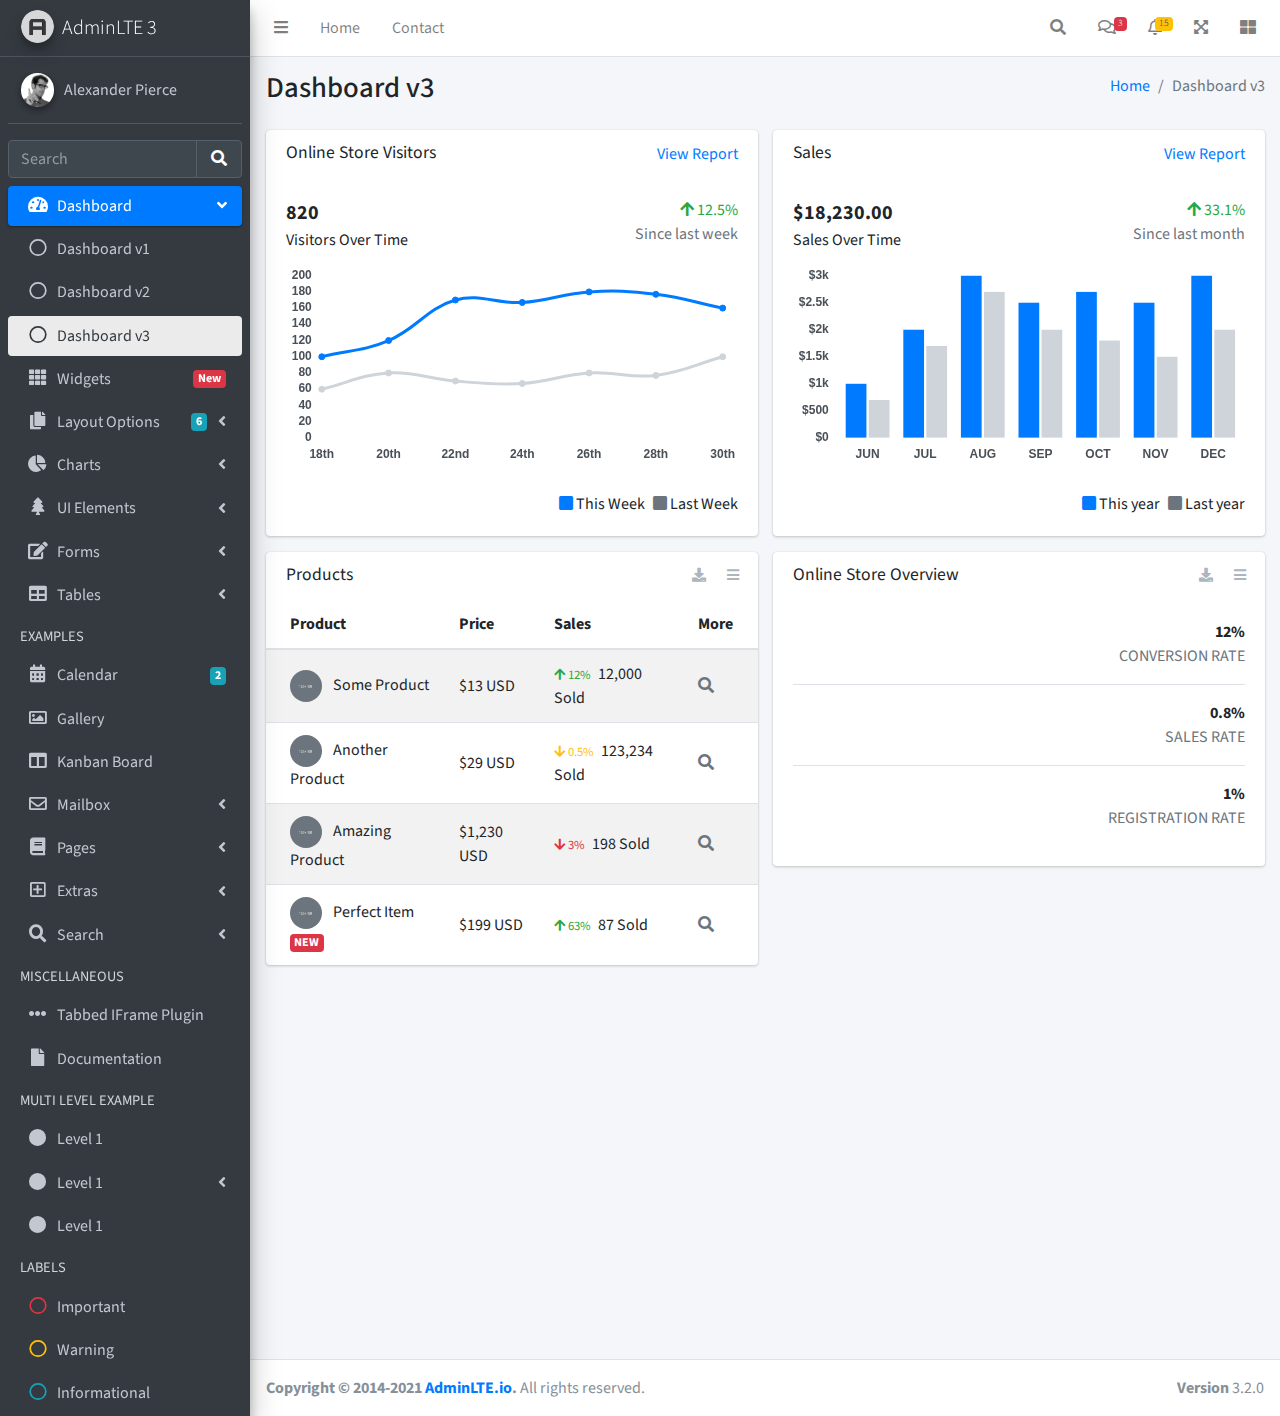
<file: src/main/resources/templates/adminPage/index3.html>
<!DOCTYPE html>
<html lang="en">
<head>
  <meta charset="utf-8">
  <meta name="viewport" content="width=device-width, initial-scale=1">
  <title>AdminLTE 3 | Dashboard 3</title>

  <!-- Google Font: Source Sans Pro -->
  <link rel="stylesheet" href="https://fonts.googleapis.com/css?family=Source+Sans+Pro:300,400,400i,700&display=fallback">
  <!-- Font Awesome Icons -->
  <link rel="stylesheet" href="plugins/fontawesome-free/css/all.min.css">
  <!-- IonIcons -->
  <link rel="stylesheet" href="https://code.ionicframework.com/ionicons/2.0.1/css/ionicons.min.css">
  <!-- Theme style -->
  <link rel="stylesheet" href="dist/css/adminlte.min.css">
</head>
<!--
`body` tag options:

  Apply one or more of the following classes to to the body tag
  to get the desired effect

  * sidebar-collapse
  * sidebar-mini
-->
<body class="hold-transition sidebar-mini">
<div class="wrapper">
  <!-- Navbar -->
  <nav class="main-header navbar navbar-expand navbar-white navbar-light">
    <!-- Left navbar links -->
    <ul class="navbar-nav">
      <li class="nav-item">
        <a class="nav-link" data-widget="pushmenu" href="#" role="button"><i class="fas fa-bars"></i></a>
      </li>
      <li class="nav-item d-none d-sm-inline-block">
        <a href="index3.html" class="nav-link">Home</a>
      </li>
      <li class="nav-item d-none d-sm-inline-block">
        <a href="#" class="nav-link">Contact</a>
      </li>
    </ul>

    <!-- Right navbar links -->
    <ul class="navbar-nav ml-auto">
      <!-- Navbar Search -->
      <li class="nav-item">
        <a class="nav-link" data-widget="navbar-search" href="#" role="button">
          <i class="fas fa-search"></i>
        </a>
        <div class="navbar-search-block">
          <form class="form-inline">
            <div class="input-group input-group-sm">
              <input class="form-control form-control-navbar" type="search" placeholder="Search" aria-label="Search">
              <div class="input-group-append">
                <button class="btn btn-navbar" type="submit">
                  <i class="fas fa-search"></i>
                </button>
                <button class="btn btn-navbar" type="button" data-widget="navbar-search">
                  <i class="fas fa-times"></i>
                </button>
              </div>
            </div>
          </form>
        </div>
      </li>

      <!-- Messages Dropdown Menu -->
      <li class="nav-item dropdown">
        <a class="nav-link" data-toggle="dropdown" href="#">
          <i class="far fa-comments"></i>
          <span class="badge badge-danger navbar-badge">3</span>
        </a>
        <div class="dropdown-menu dropdown-menu-lg dropdown-menu-right">
          <a href="#" class="dropdown-item">
            <!-- Message Start -->
            <div class="media">
              <img src="dist/img/user1-128x128.jpg" alt="User Avatar" class="img-size-50 mr-3 img-circle">
              <div class="media-body">
                <h3 class="dropdown-item-title">
                  Brad Diesel
                  <span class="float-right text-sm text-danger"><i class="fas fa-star"></i></span>
                </h3>
                <p class="text-sm">Call me whenever you can...</p>
                <p class="text-sm text-muted"><i class="far fa-clock mr-1"></i> 4 Hours Ago</p>
              </div>
            </div>
            <!-- Message End -->
          </a>
          <div class="dropdown-divider"></div>
          <a href="#" class="dropdown-item">
            <!-- Message Start -->
            <div class="media">
              <img src="dist/img/user8-128x128.jpg" alt="User Avatar" class="img-size-50 img-circle mr-3">
              <div class="media-body">
                <h3 class="dropdown-item-title">
                  John Pierce
                  <span class="float-right text-sm text-muted"><i class="fas fa-star"></i></span>
                </h3>
                <p class="text-sm">I got your message bro</p>
                <p class="text-sm text-muted"><i class="far fa-clock mr-1"></i> 4 Hours Ago</p>
              </div>
            </div>
            <!-- Message End -->
          </a>
          <div class="dropdown-divider"></div>
          <a href="#" class="dropdown-item">
            <!-- Message Start -->
            <div class="media">
              <img src="dist/img/user3-128x128.jpg" alt="User Avatar" class="img-size-50 img-circle mr-3">
              <div class="media-body">
                <h3 class="dropdown-item-title">
                  Nora Silvester
                  <span class="float-right text-sm text-warning"><i class="fas fa-star"></i></span>
                </h3>
                <p class="text-sm">The subject goes here</p>
                <p class="text-sm text-muted"><i class="far fa-clock mr-1"></i> 4 Hours Ago</p>
              </div>
            </div>
            <!-- Message End -->
          </a>
          <div class="dropdown-divider"></div>
          <a href="#" class="dropdown-item dropdown-footer">See All Messages</a>
        </div>
      </li>
      <!-- Notifications Dropdown Menu -->
      <li class="nav-item dropdown">
        <a class="nav-link" data-toggle="dropdown" href="#">
          <i class="far fa-bell"></i>
          <span class="badge badge-warning navbar-badge">15</span>
        </a>
        <div class="dropdown-menu dropdown-menu-lg dropdown-menu-right">
          <span class="dropdown-item dropdown-header">15 Notifications</span>
          <div class="dropdown-divider"></div>
          <a href="#" class="dropdown-item">
            <i class="fas fa-envelope mr-2"></i> 4 new messages
            <span class="float-right text-muted text-sm">3 mins</span>
          </a>
          <div class="dropdown-divider"></div>
          <a href="#" class="dropdown-item">
            <i class="fas fa-users mr-2"></i> 8 friend requests
            <span class="float-right text-muted text-sm">12 hours</span>
          </a>
          <div class="dropdown-divider"></div>
          <a href="#" class="dropdown-item">
            <i class="fas fa-file mr-2"></i> 3 new reports
            <span class="float-right text-muted text-sm">2 days</span>
          </a>
          <div class="dropdown-divider"></div>
          <a href="#" class="dropdown-item dropdown-footer">See All Notifications</a>
        </div>
      </li>
      <li class="nav-item">
        <a class="nav-link" data-widget="fullscreen" href="#" role="button">
          <i class="fas fa-expand-arrows-alt"></i>
        </a>
      </li>
      <li class="nav-item">
        <a class="nav-link" data-widget="control-sidebar" data-slide="true" href="#" role="button">
          <i class="fas fa-th-large"></i>
        </a>
      </li>
    </ul>
  </nav>
  <!-- /.navbar -->

  <!-- Main Sidebar Container -->
  <aside class="main-sidebar sidebar-dark-primary elevation-4">
    <!-- Brand Logo -->
    <a href="index3.html" class="brand-link">
      <img src="dist/img/AdminLTELogo.png" alt="AdminLTE Logo" class="brand-image img-circle elevation-3" style="opacity: .8">
      <span class="brand-text font-weight-light">AdminLTE 3</span>
    </a>

    <!-- Sidebar -->
    <div class="sidebar">
      <!-- Sidebar user panel (optional) -->
      <div class="user-panel mt-3 pb-3 mb-3 d-flex">
        <div class="image">
          <img src="dist/img/user2-160x160.jpg" class="img-circle elevation-2" alt="User Image">
        </div>
        <div class="info">
          <a href="#" class="d-block">Alexander Pierce</a>
        </div>
      </div>

      <!-- SidebarSearch Form -->
      <div class="form-inline">
        <div class="input-group" data-widget="sidebar-search">
          <input class="form-control form-control-sidebar" type="search" placeholder="Search" aria-label="Search">
          <div class="input-group-append">
            <button class="btn btn-sidebar">
              <i class="fas fa-search fa-fw"></i>
            </button>
          </div>
        </div>
      </div>

      <!-- Sidebar Menu -->
      <nav class="mt-2">
        <ul class="nav nav-pills nav-sidebar flex-column" data-widget="treeview" role="menu" data-accordion="false">
          <!-- Add icons to the links using the .nav-icon class
               with font-awesome or any other icon font library -->
          <li class="nav-item menu-open">
            <a href="#" class="nav-link active">
              <i class="nav-icon fas fa-tachometer-alt"></i>
              <p>
                Dashboard
                <i class="right fas fa-angle-left"></i>
              </p>
            </a>
            <ul class="nav nav-treeview">
              <li class="nav-item">
                <a href="./index.html" class="nav-link">
                  <i class="far fa-circle nav-icon"></i>
                  <p>Dashboard v1</p>
                </a>
              </li>
              <li class="nav-item">
                <a href="./index2.html" class="nav-link">
                  <i class="far fa-circle nav-icon"></i>
                  <p>Dashboard v2</p>
                </a>
              </li>
              <li class="nav-item">
                <a href="./index3.html" class="nav-link active">
                  <i class="far fa-circle nav-icon"></i>
                  <p>Dashboard v3</p>
                </a>
              </li>
            </ul>
          </li>
          <li class="nav-item">
            <a href="pages/widgets.html" class="nav-link">
              <i class="nav-icon fas fa-th"></i>
              <p>
                Widgets
                <span class="right badge badge-danger">New</span>
              </p>
            </a>
          </li>
          <li class="nav-item">
            <a href="#" class="nav-link">
              <i class="nav-icon fas fa-copy"></i>
              <p>
                Layout Options
                <i class="fas fa-angle-left right"></i>
                <span class="badge badge-info right">6</span>
              </p>
            </a>
            <ul class="nav nav-treeview">
              <li class="nav-item">
                <a href="pages/layout/top-nav.html" class="nav-link">
                  <i class="far fa-circle nav-icon"></i>
                  <p>Top Navigation</p>
                </a>
              </li>
              <li class="nav-item">
                <a href="pages/layout/top-nav-sidebar.html" class="nav-link">
                  <i class="far fa-circle nav-icon"></i>
                  <p>Top Navigation + Sidebar</p>
                </a>
              </li>
              <li class="nav-item">
                <a href="pages/layout/boxed.html" class="nav-link">
                  <i class="far fa-circle nav-icon"></i>
                  <p>Boxed</p>
                </a>
              </li>
              <li class="nav-item">
                <a href="pages/layout/fixed-sidebar.html" class="nav-link">
                  <i class="far fa-circle nav-icon"></i>
                  <p>Fixed Sidebar</p>
                </a>
              </li>
              <li class="nav-item">
                <a href="pages/layout/fixed-sidebar-custom.html" class="nav-link">
                  <i class="far fa-circle nav-icon"></i>
                  <p>Fixed Sidebar <small>+ Custom Area</small></p>
                </a>
              </li>
              <li class="nav-item">
                <a href="pages/layout/fixed-topnav.html" class="nav-link">
                  <i class="far fa-circle nav-icon"></i>
                  <p>Fixed Navbar</p>
                </a>
              </li>
              <li class="nav-item">
                <a href="pages/layout/fixed-footer.html" class="nav-link">
                  <i class="far fa-circle nav-icon"></i>
                  <p>Fixed Footer</p>
                </a>
              </li>
              <li class="nav-item">
                <a href="pages/layout/collapsed-sidebar.html" class="nav-link">
                  <i class="far fa-circle nav-icon"></i>
                  <p>Collapsed Sidebar</p>
                </a>
              </li>
            </ul>
          </li>
          <li class="nav-item">
            <a href="#" class="nav-link">
              <i class="nav-icon fas fa-chart-pie"></i>
              <p>
                Charts
                <i class="right fas fa-angle-left"></i>
              </p>
            </a>
            <ul class="nav nav-treeview">
              <li class="nav-item">
                <a href="pages/charts/chartjs.html" class="nav-link">
                  <i class="far fa-circle nav-icon"></i>
                  <p>ChartJS</p>
                </a>
              </li>
              <li class="nav-item">
                <a href="pages/charts/flot.html" class="nav-link">
                  <i class="far fa-circle nav-icon"></i>
                  <p>Flot</p>
                </a>
              </li>
              <li class="nav-item">
                <a href="pages/charts/inline.html" class="nav-link">
                  <i class="far fa-circle nav-icon"></i>
                  <p>Inline</p>
                </a>
              </li>
              <li class="nav-item">
                <a href="pages/charts/uplot.html" class="nav-link">
                  <i class="far fa-circle nav-icon"></i>
                  <p>uPlot</p>
                </a>
              </li>
            </ul>
          </li>
          <li class="nav-item">
            <a href="#" class="nav-link">
              <i class="nav-icon fas fa-tree"></i>
              <p>
                UI Elements
                <i class="fas fa-angle-left right"></i>
              </p>
            </a>
            <ul class="nav nav-treeview">
              <li class="nav-item">
                <a href="pages/UI/general.html" class="nav-link">
                  <i class="far fa-circle nav-icon"></i>
                  <p>General</p>
                </a>
              </li>
              <li class="nav-item">
                <a href="pages/UI/icons.html" class="nav-link">
                  <i class="far fa-circle nav-icon"></i>
                  <p>Icons</p>
                </a>
              </li>
              <li class="nav-item">
                <a href="pages/UI/buttons.html" class="nav-link">
                  <i class="far fa-circle nav-icon"></i>
                  <p>Buttons</p>
                </a>
              </li>
              <li class="nav-item">
                <a href="pages/UI/sliders.html" class="nav-link">
                  <i class="far fa-circle nav-icon"></i>
                  <p>Sliders</p>
                </a>
              </li>
              <li class="nav-item">
                <a href="pages/UI/modals.html" class="nav-link">
                  <i class="far fa-circle nav-icon"></i>
                  <p>Modals & Alerts</p>
                </a>
              </li>
              <li class="nav-item">
                <a href="pages/UI/navbar.html" class="nav-link">
                  <i class="far fa-circle nav-icon"></i>
                  <p>Navbar & Tabs</p>
                </a>
              </li>
              <li class="nav-item">
                <a href="pages/UI/timeline.html" class="nav-link">
                  <i class="far fa-circle nav-icon"></i>
                  <p>Timeline</p>
                </a>
              </li>
              <li class="nav-item">
                <a href="pages/UI/ribbons.html" class="nav-link">
                  <i class="far fa-circle nav-icon"></i>
                  <p>Ribbons</p>
                </a>
              </li>
            </ul>
          </li>
          <li class="nav-item">
            <a href="#" class="nav-link">
              <i class="nav-icon fas fa-edit"></i>
              <p>
                Forms
                <i class="fas fa-angle-left right"></i>
              </p>
            </a>
            <ul class="nav nav-treeview">
              <li class="nav-item">
                <a href="pages/forms/general.html" class="nav-link">
                  <i class="far fa-circle nav-icon"></i>
                  <p>General Elements</p>
                </a>
              </li>
              <li class="nav-item">
                <a href="pages/forms/advanced.html" class="nav-link">
                  <i class="far fa-circle nav-icon"></i>
                  <p>Advanced Elements</p>
                </a>
              </li>
              <li class="nav-item">
                <a href="pages/forms/editors.html" class="nav-link">
                  <i class="far fa-circle nav-icon"></i>
                  <p>Editors</p>
                </a>
              </li>
              <li class="nav-item">
                <a href="pages/forms/validation.html" class="nav-link">
                  <i class="far fa-circle nav-icon"></i>
                  <p>Validation</p>
                </a>
              </li>
            </ul>
          </li>
          <li class="nav-item">
            <a href="#" class="nav-link">
              <i class="nav-icon fas fa-table"></i>
              <p>
                Tables
                <i class="fas fa-angle-left right"></i>
              </p>
            </a>
            <ul class="nav nav-treeview">
              <li class="nav-item">
                <a href="pages/tables/simple.html" class="nav-link">
                  <i class="far fa-circle nav-icon"></i>
                  <p>Simple Tables</p>
                </a>
              </li>
              <li class="nav-item">
                <a href="pages/tables/data.html" class="nav-link">
                  <i class="far fa-circle nav-icon"></i>
                  <p>DataTables</p>
                </a>
              </li>
              <li class="nav-item">
                <a href="pages/tables/jsgrid.html" class="nav-link">
                  <i class="far fa-circle nav-icon"></i>
                  <p>jsGrid</p>
                </a>
              </li>
            </ul>
          </li>
          <li class="nav-header">EXAMPLES</li>
          <li class="nav-item">
            <a href="pages/calendar.html" class="nav-link">
              <i class="nav-icon fas fa-calendar-alt"></i>
              <p>
                Calendar
                <span class="badge badge-info right">2</span>
              </p>
            </a>
          </li>
          <li class="nav-item">
            <a href="pages/gallery.html" class="nav-link">
              <i class="nav-icon far fa-image"></i>
              <p>
                Gallery
              </p>
            </a>
          </li>
          <li class="nav-item">
            <a href="pages/kanban.html" class="nav-link">
              <i class="nav-icon fas fa-columns"></i>
              <p>
                Kanban Board
              </p>
            </a>
          </li>
          <li class="nav-item">
            <a href="#" class="nav-link">
              <i class="nav-icon far fa-envelope"></i>
              <p>
                Mailbox
                <i class="fas fa-angle-left right"></i>
              </p>
            </a>
            <ul class="nav nav-treeview">
              <li class="nav-item">
                <a href="pages/mailbox/mailbox.html" class="nav-link">
                  <i class="far fa-circle nav-icon"></i>
                  <p>Inbox</p>
                </a>
              </li>
              <li class="nav-item">
                <a href="pages/mailbox/compose.html" class="nav-link">
                  <i class="far fa-circle nav-icon"></i>
                  <p>Compose</p>
                </a>
              </li>
              <li class="nav-item">
                <a href="pages/mailbox/read-mail.html" class="nav-link">
                  <i class="far fa-circle nav-icon"></i>
                  <p>Read</p>
                </a>
              </li>
            </ul>
          </li>
          <li class="nav-item">
            <a href="#" class="nav-link">
              <i class="nav-icon fas fa-book"></i>
              <p>
                Pages
                <i class="fas fa-angle-left right"></i>
              </p>
            </a>
            <ul class="nav nav-treeview">
              <li class="nav-item">
                <a href="pages/examples/invoice.html" class="nav-link">
                  <i class="far fa-circle nav-icon"></i>
                  <p>Invoice</p>
                </a>
              </li>
              <li class="nav-item">
                <a href="pages/examples/profile.html" class="nav-link">
                  <i class="far fa-circle nav-icon"></i>
                  <p>Profile</p>
                </a>
              </li>
              <li class="nav-item">
                <a href="pages/examples/e-commerce.html" class="nav-link">
                  <i class="far fa-circle nav-icon"></i>
                  <p>E-commerce</p>
                </a>
              </li>
              <li class="nav-item">
                <a href="pages/examples/projects.html" class="nav-link">
                  <i class="far fa-circle nav-icon"></i>
                  <p>Projects</p>
                </a>
              </li>
              <li class="nav-item">
                <a href="pages/examples/project-add.html" class="nav-link">
                  <i class="far fa-circle nav-icon"></i>
                  <p>Project Add</p>
                </a>
              </li>
              <li class="nav-item">
                <a href="pages/examples/project-edit.html" class="nav-link">
                  <i class="far fa-circle nav-icon"></i>
                  <p>Project Edit</p>
                </a>
              </li>
              <li class="nav-item">
                <a href="pages/examples/project-detail.html" class="nav-link">
                  <i class="far fa-circle nav-icon"></i>
                  <p>Project Detail</p>
                </a>
              </li>
              <li class="nav-item">
                <a href="pages/examples/contacts.html" class="nav-link">
                  <i class="far fa-circle nav-icon"></i>
                  <p>Contacts</p>
                </a>
              </li>
              <li class="nav-item">
                <a href="pages/examples/faq.html" class="nav-link">
                  <i class="far fa-circle nav-icon"></i>
                  <p>FAQ</p>
                </a>
              </li>
              <li class="nav-item">
                <a href="pages/examples/contact-us.html" class="nav-link">
                  <i class="far fa-circle nav-icon"></i>
                  <p>Contact us</p>
                </a>
              </li>
            </ul>
          </li>
          <li class="nav-item">
            <a href="#" class="nav-link">
              <i class="nav-icon far fa-plus-square"></i>
              <p>
                Extras
                <i class="fas fa-angle-left right"></i>
              </p>
            </a>
            <ul class="nav nav-treeview">
              <li class="nav-item">
                <a href="#" class="nav-link">
                  <i class="far fa-circle nav-icon"></i>
                  <p>
                    Login & Register v1
                    <i class="fas fa-angle-left right"></i>
                  </p>
                </a>
                <ul class="nav nav-treeview">
                  <li class="nav-item">
                    <a href="pages/examples/login.html" class="nav-link">
                      <i class="far fa-circle nav-icon"></i>
                      <p>Login v1</p>
                    </a>
                  </li>
                  <li class="nav-item">
                    <a href="pages/examples/register.html" class="nav-link">
                      <i class="far fa-circle nav-icon"></i>
                      <p>Register v1</p>
                    </a>
                  </li>
                  <li class="nav-item">
                    <a href="pages/examples/forgot-password.html" class="nav-link">
                      <i class="far fa-circle nav-icon"></i>
                      <p>Forgot Password v1</p>
                    </a>
                  </li>
                  <li class="nav-item">
                    <a href="pages/examples/recover-password.html" class="nav-link">
                      <i class="far fa-circle nav-icon"></i>
                      <p>Recover Password v1</p>
                    </a>
                  </li>
                </ul>
              </li>
              <li class="nav-item">
                <a href="#" class="nav-link">
                  <i class="far fa-circle nav-icon"></i>
                  <p>
                    Login & Register v2
                    <i class="fas fa-angle-left right"></i>
                  </p>
                </a>
                <ul class="nav nav-treeview">
                  <li class="nav-item">
                    <a href="pages/examples/login-v2.html" class="nav-link">
                      <i class="far fa-circle nav-icon"></i>
                      <p>Login v2</p>
                    </a>
                  </li>
                  <li class="nav-item">
                    <a href="pages/examples/register-v2.html" class="nav-link">
                      <i class="far fa-circle nav-icon"></i>
                      <p>Register v2</p>
                    </a>
                  </li>
                  <li class="nav-item">
                    <a href="pages/examples/forgot-password-v2.html" class="nav-link">
                      <i class="far fa-circle nav-icon"></i>
                      <p>Forgot Password v2</p>
                    </a>
                  </li>
                  <li class="nav-item">
                    <a href="pages/examples/recover-password-v2.html" class="nav-link">
                      <i class="far fa-circle nav-icon"></i>
                      <p>Recover Password v2</p>
                    </a>
                  </li>
                </ul>
              </li>
              <li class="nav-item">
                <a href="pages/examples/lockscreen.html" class="nav-link">
                  <i class="far fa-circle nav-icon"></i>
                  <p>Lockscreen</p>
                </a>
              </li>
              <li class="nav-item">
                <a href="pages/examples/legacy-user-menu.html" class="nav-link">
                  <i class="far fa-circle nav-icon"></i>
                  <p>Legacy User Menu</p>
                </a>
              </li>
              <li class="nav-item">
                <a href="pages/examples/language-menu.html" class="nav-link">
                  <i class="far fa-circle nav-icon"></i>
                  <p>Language Menu</p>
                </a>
              </li>
              <li class="nav-item">
                <a href="pages/examples/404.html" class="nav-link">
                  <i class="far fa-circle nav-icon"></i>
                  <p>Error 404</p>
                </a>
              </li>
              <li class="nav-item">
                <a href="pages/examples/500.html" class="nav-link">
                  <i class="far fa-circle nav-icon"></i>
                  <p>Error 500</p>
                </a>
              </li>
              <li class="nav-item">
                <a href="pages/examples/pace.html" class="nav-link">
                  <i class="far fa-circle nav-icon"></i>
                  <p>Pace</p>
                </a>
              </li>
              <li class="nav-item">
                <a href="pages/examples/blank.html" class="nav-link">
                  <i class="far fa-circle nav-icon"></i>
                  <p>Blank Page</p>
                </a>
              </li>
              <li class="nav-item">
                <a href="starter.html" class="nav-link">
                  <i class="far fa-circle nav-icon"></i>
                  <p>Starter Page</p>
                </a>
              </li>
            </ul>
          </li>
          <li class="nav-item">
            <a href="#" class="nav-link">
              <i class="nav-icon fas fa-search"></i>
              <p>
                Search
                <i class="fas fa-angle-left right"></i>
              </p>
            </a>
            <ul class="nav nav-treeview">
              <li class="nav-item">
                <a href="pages/search/simple.html" class="nav-link">
                  <i class="far fa-circle nav-icon"></i>
                  <p>Simple Search</p>
                </a>
              </li>
              <li class="nav-item">
                <a href="pages/search/enhanced.html" class="nav-link">
                  <i class="far fa-circle nav-icon"></i>
                  <p>Enhanced</p>
                </a>
              </li>
            </ul>
          </li>
          <li class="nav-header">MISCELLANEOUS</li>
          <li class="nav-item">
            <a href="iframe.html" class="nav-link">
              <i class="nav-icon fas fa-ellipsis-h"></i>
              <p>Tabbed IFrame Plugin</p>
            </a>
          </li>
          <li class="nav-item">
            <a href="https://adminlte.io/docs/3.1/" class="nav-link">
              <i class="nav-icon fas fa-file"></i>
              <p>Documentation</p>
            </a>
          </li>
          <li class="nav-header">MULTI LEVEL EXAMPLE</li>
          <li class="nav-item">
            <a href="#" class="nav-link">
              <i class="fas fa-circle nav-icon"></i>
              <p>Level 1</p>
            </a>
          </li>
          <li class="nav-item">
            <a href="#" class="nav-link">
              <i class="nav-icon fas fa-circle"></i>
              <p>
                Level 1
                <i class="right fas fa-angle-left"></i>
              </p>
            </a>
            <ul class="nav nav-treeview">
              <li class="nav-item">
                <a href="#" class="nav-link">
                  <i class="far fa-circle nav-icon"></i>
                  <p>Level 2</p>
                </a>
              </li>
              <li class="nav-item">
                <a href="#" class="nav-link">
                  <i class="far fa-circle nav-icon"></i>
                  <p>
                    Level 2
                    <i class="right fas fa-angle-left"></i>
                  </p>
                </a>
                <ul class="nav nav-treeview">
                  <li class="nav-item">
                    <a href="#" class="nav-link">
                      <i class="far fa-dot-circle nav-icon"></i>
                      <p>Level 3</p>
                    </a>
                  </li>
                  <li class="nav-item">
                    <a href="#" class="nav-link">
                      <i class="far fa-dot-circle nav-icon"></i>
                      <p>Level 3</p>
                    </a>
                  </li>
                  <li class="nav-item">
                    <a href="#" class="nav-link">
                      <i class="far fa-dot-circle nav-icon"></i>
                      <p>Level 3</p>
                    </a>
                  </li>
                </ul>
              </li>
              <li class="nav-item">
                <a href="#" class="nav-link">
                  <i class="far fa-circle nav-icon"></i>
                  <p>Level 2</p>
                </a>
              </li>
            </ul>
          </li>
          <li class="nav-item">
            <a href="#" class="nav-link">
              <i class="fas fa-circle nav-icon"></i>
              <p>Level 1</p>
            </a>
          </li>
          <li class="nav-header">LABELS</li>
          <li class="nav-item">
            <a href="#" class="nav-link">
              <i class="nav-icon far fa-circle text-danger"></i>
              <p class="text">Important</p>
            </a>
          </li>
          <li class="nav-item">
            <a href="#" class="nav-link">
              <i class="nav-icon far fa-circle text-warning"></i>
              <p>Warning</p>
            </a>
          </li>
          <li class="nav-item">
            <a href="#" class="nav-link">
              <i class="nav-icon far fa-circle text-info"></i>
              <p>Informational</p>
            </a>
          </li>
        </ul>
      </nav>
      <!-- /.sidebar-menu -->
    </div>
    <!-- /.sidebar -->
  </aside>

  <!-- Content Wrapper. Contains page content -->
  <div class="content-wrapper">
    <!-- Content Header (Page header) -->
    <div class="content-header">
      <div class="container-fluid">
        <div class="row mb-2">
          <div class="col-sm-6">
            <h1 class="m-0">Dashboard v3</h1>
          </div><!-- /.col -->
          <div class="col-sm-6">
            <ol class="breadcrumb float-sm-right">
              <li class="breadcrumb-item"><a href="#">Home</a></li>
              <li class="breadcrumb-item active">Dashboard v3</li>
            </ol>
          </div><!-- /.col -->
        </div><!-- /.row -->
      </div><!-- /.container-fluid -->
    </div>
    <!-- /.content-header -->

    <!-- Main content -->
    <div class="content">
      <div class="container-fluid">
        <div class="row">
          <div class="col-lg-6">
            <div class="card">
              <div class="card-header border-0">
                <div class="d-flex justify-content-between">
                  <h3 class="card-title">Online Store Visitors</h3>
                  <a href="javascript:void(0);">View Report</a>
                </div>
              </div>
              <div class="card-body">
                <div class="d-flex">
                  <p class="d-flex flex-column">
                    <span class="text-bold text-lg">820</span>
                    <span>Visitors Over Time</span>
                  </p>
                  <p class="ml-auto d-flex flex-column text-right">
                    <span class="text-success">
                      <i class="fas fa-arrow-up"></i> 12.5%
                    </span>
                    <span class="text-muted">Since last week</span>
                  </p>
                </div>
                <!-- /.d-flex -->

                <div class="position-relative mb-4">
                  <canvas id="visitors-chart" height="200"></canvas>
                </div>

                <div class="d-flex flex-row justify-content-end">
                  <span class="mr-2">
                    <i class="fas fa-square text-primary"></i> This Week
                  </span>

                  <span>
                    <i class="fas fa-square text-gray"></i> Last Week
                  </span>
                </div>
              </div>
            </div>
            <!-- /.card -->

            <div class="card">
              <div class="card-header border-0">
                <h3 class="card-title">Products</h3>
                <div class="card-tools">
                  <a href="#" class="btn btn-tool btn-sm">
                    <i class="fas fa-download"></i>
                  </a>
                  <a href="#" class="btn btn-tool btn-sm">
                    <i class="fas fa-bars"></i>
                  </a>
                </div>
              </div>
              <div class="card-body table-responsive p-0">
                <table class="table table-striped table-valign-middle">
                  <thead>
                  <tr>
                    <th>Product</th>
                    <th>Price</th>
                    <th>Sales</th>
                    <th>More</th>
                  </tr>
                  </thead>
                  <tbody>
                  <tr>
                    <td>
                      <img src="dist/img/default-150x150.png" alt="Product 1" class="img-circle img-size-32 mr-2">
                      Some Product
                    </td>
                    <td>$13 USD</td>
                    <td>
                      <small class="text-success mr-1">
                        <i class="fas fa-arrow-up"></i>
                        12%
                      </small>
                      12,000 Sold
                    </td>
                    <td>
                      <a href="#" class="text-muted">
                        <i class="fas fa-search"></i>
                      </a>
                    </td>
                  </tr>
                  <tr>
                    <td>
                      <img src="dist/img/default-150x150.png" alt="Product 1" class="img-circle img-size-32 mr-2">
                      Another Product
                    </td>
                    <td>$29 USD</td>
                    <td>
                      <small class="text-warning mr-1">
                        <i class="fas fa-arrow-down"></i>
                        0.5%
                      </small>
                      123,234 Sold
                    </td>
                    <td>
                      <a href="#" class="text-muted">
                        <i class="fas fa-search"></i>
                      </a>
                    </td>
                  </tr>
                  <tr>
                    <td>
                      <img src="dist/img/default-150x150.png" alt="Product 1" class="img-circle img-size-32 mr-2">
                      Amazing Product
                    </td>
                    <td>$1,230 USD</td>
                    <td>
                      <small class="text-danger mr-1">
                        <i class="fas fa-arrow-down"></i>
                        3%
                      </small>
                      198 Sold
                    </td>
                    <td>
                      <a href="#" class="text-muted">
                        <i class="fas fa-search"></i>
                      </a>
                    </td>
                  </tr>
                  <tr>
                    <td>
                      <img src="dist/img/default-150x150.png" alt="Product 1" class="img-circle img-size-32 mr-2">
                      Perfect Item
                      <span class="badge bg-danger">NEW</span>
                    </td>
                    <td>$199 USD</td>
                    <td>
                      <small class="text-success mr-1">
                        <i class="fas fa-arrow-up"></i>
                        63%
                      </small>
                      87 Sold
                    </td>
                    <td>
                      <a href="#" class="text-muted">
                        <i class="fas fa-search"></i>
                      </a>
                    </td>
                  </tr>
                  </tbody>
                </table>
              </div>
            </div>
            <!-- /.card -->
          </div>
          <!-- /.col-md-6 -->
          <div class="col-lg-6">
            <div class="card">
              <div class="card-header border-0">
                <div class="d-flex justify-content-between">
                  <h3 class="card-title">Sales</h3>
                  <a href="javascript:void(0);">View Report</a>
                </div>
              </div>
              <div class="card-body">
                <div class="d-flex">
                  <p class="d-flex flex-column">
                    <span class="text-bold text-lg">$18,230.00</span>
                    <span>Sales Over Time</span>
                  </p>
                  <p class="ml-auto d-flex flex-column text-right">
                    <span class="text-success">
                      <i class="fas fa-arrow-up"></i> 33.1%
                    </span>
                    <span class="text-muted">Since last month</span>
                  </p>
                </div>
                <!-- /.d-flex -->

                <div class="position-relative mb-4">
                  <canvas id="sales-chart" height="200"></canvas>
                </div>

                <div class="d-flex flex-row justify-content-end">
                  <span class="mr-2">
                    <i class="fas fa-square text-primary"></i> This year
                  </span>

                  <span>
                    <i class="fas fa-square text-gray"></i> Last year
                  </span>
                </div>
              </div>
            </div>
            <!-- /.card -->

            <div class="card">
              <div class="card-header border-0">
                <h3 class="card-title">Online Store Overview</h3>
                <div class="card-tools">
                  <a href="#" class="btn btn-sm btn-tool">
                    <i class="fas fa-download"></i>
                  </a>
                  <a href="#" class="btn btn-sm btn-tool">
                    <i class="fas fa-bars"></i>
                  </a>
                </div>
              </div>
              <div class="card-body">
                <div class="d-flex justify-content-between align-items-center border-bottom mb-3">
                  <p class="text-success text-xl">
                    <i class="ion ion-ios-refresh-empty"></i>
                  </p>
                  <p class="d-flex flex-column text-right">
                    <span class="font-weight-bold">
                      <i class="ion ion-android-arrow-up text-success"></i> 12%
                    </span>
                    <span class="text-muted">CONVERSION RATE</span>
                  </p>
                </div>
                <!-- /.d-flex -->
                <div class="d-flex justify-content-between align-items-center border-bottom mb-3">
                  <p class="text-warning text-xl">
                    <i class="ion ion-ios-cart-outline"></i>
                  </p>
                  <p class="d-flex flex-column text-right">
                    <span class="font-weight-bold">
                      <i class="ion ion-android-arrow-up text-warning"></i> 0.8%
                    </span>
                    <span class="text-muted">SALES RATE</span>
                  </p>
                </div>
                <!-- /.d-flex -->
                <div class="d-flex justify-content-between align-items-center mb-0">
                  <p class="text-danger text-xl">
                    <i class="ion ion-ios-people-outline"></i>
                  </p>
                  <p class="d-flex flex-column text-right">
                    <span class="font-weight-bold">
                      <i class="ion ion-android-arrow-down text-danger"></i> 1%
                    </span>
                    <span class="text-muted">REGISTRATION RATE</span>
                  </p>
                </div>
                <!-- /.d-flex -->
              </div>
            </div>
          </div>
          <!-- /.col-md-6 -->
        </div>
        <!-- /.row -->
      </div>
      <!-- /.container-fluid -->
    </div>
    <!-- /.content -->
  </div>
  <!-- /.content-wrapper -->

  <!-- Control Sidebar -->
  <aside class="control-sidebar control-sidebar-dark">
    <!-- Control sidebar content goes here -->
  </aside>
  <!-- /.control-sidebar -->

  <!-- Main Footer -->
  <footer class="main-footer">
    <strong>Copyright &copy; 2014-2021 <a href="https://adminlte.io">AdminLTE.io</a>.</strong>
    All rights reserved.
    <div class="float-right d-none d-sm-inline-block">
      <b>Version</b> 3.2.0
    </div>
  </footer>
</div>
<!-- ./wrapper -->

<!-- REQUIRED SCRIPTS -->

<!-- jQuery -->
<script src="plugins/jquery/jquery.min.js"></script>
<!-- Bootstrap -->
<script src="plugins/bootstrap/js/bootstrap.bundle.min.js"></script>
<!-- AdminLTE -->
<script src="dist/js/adminlte.js"></script>

<!-- OPTIONAL SCRIPTS -->
<script src="plugins/chart.js/Chart.min.js"></script>
<!-- AdminLTE for demo purposes -->
<script src="dist/js/demo.js"></script>
<!-- AdminLTE dashboard demo (This is only for demo purposes) -->
<script src="dist/js/pages/dashboard3.js"></script>
</body>
</html>
</file>
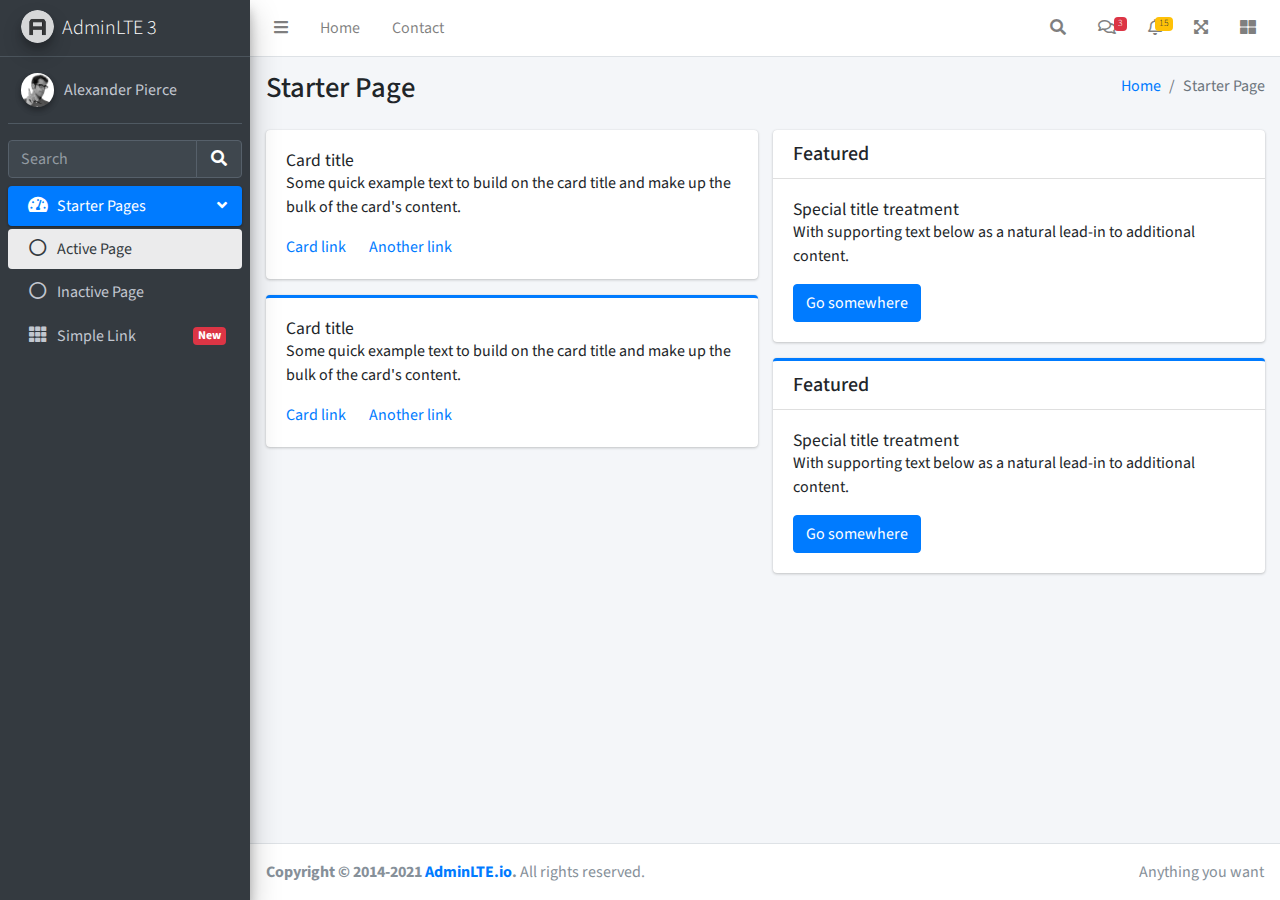
<file: src/main/resources/templates/adminPage/starter.html>
<!DOCTYPE html>
<!--
This is a starter template page. Use this page to start your new project from
scratch. This page gets rid of all links and provides the needed markup only.
-->
<html lang="en">
<head>
  <meta charset="utf-8">
  <meta name="viewport" content="width=device-width, initial-scale=1">
  <title>AdminLTE 3 | Starter</title>

  <!-- Google Font: Source Sans Pro -->
  <link rel="stylesheet" href="https://fonts.googleapis.com/css?family=Source+Sans+Pro:300,400,400i,700&display=fallback">
  <!-- Font Awesome Icons -->
  <link rel="stylesheet" href="plugins/fontawesome-free/css/all.min.css">
  <!-- Theme style -->
  <link rel="stylesheet" href="dist/css/adminlte.min.css">
</head>
<body class="hold-transition sidebar-mini">
<div class="wrapper">

  <!-- Navbar -->
  <nav class="main-header navbar navbar-expand navbar-white navbar-light">
    <!-- Left navbar links -->
    <ul class="navbar-nav">
      <li class="nav-item">
        <a class="nav-link" data-widget="pushmenu" href="#" role="button"><i class="fas fa-bars"></i></a>
      </li>
      <li class="nav-item d-none d-sm-inline-block">
        <a href="index3.html" class="nav-link">Home</a>
      </li>
      <li class="nav-item d-none d-sm-inline-block">
        <a href="#" class="nav-link">Contact</a>
      </li>
    </ul>

    <!-- Right navbar links -->
    <ul class="navbar-nav ml-auto">
      <!-- Navbar Search -->
      <li class="nav-item">
        <a class="nav-link" data-widget="navbar-search" href="#" role="button">
          <i class="fas fa-search"></i>
        </a>
        <div class="navbar-search-block">
          <form class="form-inline">
            <div class="input-group input-group-sm">
              <input class="form-control form-control-navbar" type="search" placeholder="Search" aria-label="Search">
              <div class="input-group-append">
                <button class="btn btn-navbar" type="submit">
                  <i class="fas fa-search"></i>
                </button>
                <button class="btn btn-navbar" type="button" data-widget="navbar-search">
                  <i class="fas fa-times"></i>
                </button>
              </div>
            </div>
          </form>
        </div>
      </li>

      <!-- Messages Dropdown Menu -->
      <li class="nav-item dropdown">
        <a class="nav-link" data-toggle="dropdown" href="#">
          <i class="far fa-comments"></i>
          <span class="badge badge-danger navbar-badge">3</span>
        </a>
        <div class="dropdown-menu dropdown-menu-lg dropdown-menu-right">
          <a href="#" class="dropdown-item">
            <!-- Message Start -->
            <div class="media">
              <img src="dist/img/user1-128x128.jpg" alt="User Avatar" class="img-size-50 mr-3 img-circle">
              <div class="media-body">
                <h3 class="dropdown-item-title">
                  Brad Diesel
                  <span class="float-right text-sm text-danger"><i class="fas fa-star"></i></span>
                </h3>
                <p class="text-sm">Call me whenever you can...</p>
                <p class="text-sm text-muted"><i class="far fa-clock mr-1"></i> 4 Hours Ago</p>
              </div>
            </div>
            <!-- Message End -->
          </a>
          <div class="dropdown-divider"></div>
          <a href="#" class="dropdown-item">
            <!-- Message Start -->
            <div class="media">
              <img src="dist/img/user8-128x128.jpg" alt="User Avatar" class="img-size-50 img-circle mr-3">
              <div class="media-body">
                <h3 class="dropdown-item-title">
                  John Pierce
                  <span class="float-right text-sm text-muted"><i class="fas fa-star"></i></span>
                </h3>
                <p class="text-sm">I got your message bro</p>
                <p class="text-sm text-muted"><i class="far fa-clock mr-1"></i> 4 Hours Ago</p>
              </div>
            </div>
            <!-- Message End -->
          </a>
          <div class="dropdown-divider"></div>
          <a href="#" class="dropdown-item">
            <!-- Message Start -->
            <div class="media">
              <img src="dist/img/user3-128x128.jpg" alt="User Avatar" class="img-size-50 img-circle mr-3">
              <div class="media-body">
                <h3 class="dropdown-item-title">
                  Nora Silvester
                  <span class="float-right text-sm text-warning"><i class="fas fa-star"></i></span>
                </h3>
                <p class="text-sm">The subject goes here</p>
                <p class="text-sm text-muted"><i class="far fa-clock mr-1"></i> 4 Hours Ago</p>
              </div>
            </div>
            <!-- Message End -->
          </a>
          <div class="dropdown-divider"></div>
          <a href="#" class="dropdown-item dropdown-footer">See All Messages</a>
        </div>
      </li>
      <!-- Notifications Dropdown Menu -->
      <li class="nav-item dropdown">
        <a class="nav-link" data-toggle="dropdown" href="#">
          <i class="far fa-bell"></i>
          <span class="badge badge-warning navbar-badge">15</span>
        </a>
        <div class="dropdown-menu dropdown-menu-lg dropdown-menu-right">
          <span class="dropdown-header">15 Notifications</span>
          <div class="dropdown-divider"></div>
          <a href="#" class="dropdown-item">
            <i class="fas fa-envelope mr-2"></i> 4 new messages
            <span class="float-right text-muted text-sm">3 mins</span>
          </a>
          <div class="dropdown-divider"></div>
          <a href="#" class="dropdown-item">
            <i class="fas fa-users mr-2"></i> 8 friend requests
            <span class="float-right text-muted text-sm">12 hours</span>
          </a>
          <div class="dropdown-divider"></div>
          <a href="#" class="dropdown-item">
            <i class="fas fa-file mr-2"></i> 3 new reports
            <span class="float-right text-muted text-sm">2 days</span>
          </a>
          <div class="dropdown-divider"></div>
          <a href="#" class="dropdown-item dropdown-footer">See All Notifications</a>
        </div>
      </li>
      <li class="nav-item">
        <a class="nav-link" data-widget="fullscreen" href="#" role="button">
          <i class="fas fa-expand-arrows-alt"></i>
        </a>
      </li>
      <li class="nav-item">
        <a class="nav-link" data-widget="control-sidebar" data-slide="true" href="#" role="button">
          <i class="fas fa-th-large"></i>
        </a>
      </li>
    </ul>
  </nav>
  <!-- /.navbar -->

  <!-- Main Sidebar Container -->
  <aside class="main-sidebar sidebar-dark-primary elevation-4">
    <!-- Brand Logo -->
    <a href="index3.html" class="brand-link">
      <img src="dist/img/AdminLTELogo.png" alt="AdminLTE Logo" class="brand-image img-circle elevation-3" style="opacity: .8">
      <span class="brand-text font-weight-light">AdminLTE 3</span>
    </a>

    <!-- Sidebar -->
    <div class="sidebar">
      <!-- Sidebar user panel (optional) -->
      <div class="user-panel mt-3 pb-3 mb-3 d-flex">
        <div class="image">
          <img src="dist/img/user2-160x160.jpg" class="img-circle elevation-2" alt="User Image">
        </div>
        <div class="info">
          <a href="#" class="d-block">Alexander Pierce</a>
        </div>
      </div>

      <!-- SidebarSearch Form -->
      <div class="form-inline">
        <div class="input-group" data-widget="sidebar-search">
          <input class="form-control form-control-sidebar" type="search" placeholder="Search" aria-label="Search">
          <div class="input-group-append">
            <button class="btn btn-sidebar">
              <i class="fas fa-search fa-fw"></i>
            </button>
          </div>
        </div>
      </div>

      <!-- Sidebar Menu -->
      <nav class="mt-2">
        <ul class="nav nav-pills nav-sidebar flex-column" data-widget="treeview" role="menu" data-accordion="false">
          <!-- Add icons to the links using the .nav-icon class
               with font-awesome or any other icon font library -->
          <li class="nav-item menu-open">
            <a href="#" class="nav-link active">
              <i class="nav-icon fas fa-tachometer-alt"></i>
              <p>
                Starter Pages
                <i class="right fas fa-angle-left"></i>
              </p>
            </a>
            <ul class="nav nav-treeview">
              <li class="nav-item">
                <a href="#" class="nav-link active">
                  <i class="far fa-circle nav-icon"></i>
                  <p>Active Page</p>
                </a>
              </li>
              <li class="nav-item">
                <a href="#" class="nav-link">
                  <i class="far fa-circle nav-icon"></i>
                  <p>Inactive Page</p>
                </a>
              </li>
            </ul>
          </li>
          <li class="nav-item">
            <a href="#" class="nav-link">
              <i class="nav-icon fas fa-th"></i>
              <p>
                Simple Link
                <span class="right badge badge-danger">New</span>
              </p>
            </a>
          </li>
        </ul>
      </nav>
      <!-- /.sidebar-menu -->
    </div>
    <!-- /.sidebar -->
  </aside>

  <!-- Content Wrapper. Contains page content -->
  <div class="content-wrapper">
    <!-- Content Header (Page header) -->
    <div class="content-header">
      <div class="container-fluid">
        <div class="row mb-2">
          <div class="col-sm-6">
            <h1 class="m-0">Starter Page</h1>
          </div><!-- /.col -->
          <div class="col-sm-6">
            <ol class="breadcrumb float-sm-right">
              <li class="breadcrumb-item"><a href="#">Home</a></li>
              <li class="breadcrumb-item active">Starter Page</li>
            </ol>
          </div><!-- /.col -->
        </div><!-- /.row -->
      </div><!-- /.container-fluid -->
    </div>
    <!-- /.content-header -->

    <!-- Main content -->
    <div class="content">
      <div class="container-fluid">
        <div class="row">
          <div class="col-lg-6">
            <div class="card">
              <div class="card-body">
                <h5 class="card-title">Card title</h5>

                <p class="card-text">
                  Some quick example text to build on the card title and make up the bulk of the card's
                  content.
                </p>

                <a href="#" class="card-link">Card link</a>
                <a href="#" class="card-link">Another link</a>
              </div>
            </div>

            <div class="card card-primary card-outline">
              <div class="card-body">
                <h5 class="card-title">Card title</h5>

                <p class="card-text">
                  Some quick example text to build on the card title and make up the bulk of the card's
                  content.
                </p>
                <a href="#" class="card-link">Card link</a>
                <a href="#" class="card-link">Another link</a>
              </div>
            </div><!-- /.card -->
          </div>
          <!-- /.col-md-6 -->
          <div class="col-lg-6">
            <div class="card">
              <div class="card-header">
                <h5 class="m-0">Featured</h5>
              </div>
              <div class="card-body">
                <h6 class="card-title">Special title treatment</h6>

                <p class="card-text">With supporting text below as a natural lead-in to additional content.</p>
                <a href="#" class="btn btn-primary">Go somewhere</a>
              </div>
            </div>

            <div class="card card-primary card-outline">
              <div class="card-header">
                <h5 class="m-0">Featured</h5>
              </div>
              <div class="card-body">
                <h6 class="card-title">Special title treatment</h6>

                <p class="card-text">With supporting text below as a natural lead-in to additional content.</p>
                <a href="#" class="btn btn-primary">Go somewhere</a>
              </div>
            </div>
          </div>
          <!-- /.col-md-6 -->
        </div>
        <!-- /.row -->
      </div><!-- /.container-fluid -->
    </div>
    <!-- /.content -->
  </div>
  <!-- /.content-wrapper -->

  <!-- Control Sidebar -->
  <aside class="control-sidebar control-sidebar-dark">
    <!-- Control sidebar content goes here -->
    <div class="p-3">
      <h5>Title</h5>
      <p>Sidebar content</p>
    </div>
  </aside>
  <!-- /.control-sidebar -->

  <!-- Main Footer -->
  <footer class="main-footer">
    <!-- To the right -->
    <div class="float-right d-none d-sm-inline">
      Anything you want
    </div>
    <!-- Default to the left -->
    <strong>Copyright &copy; 2014-2021 <a href="https://adminlte.io">AdminLTE.io</a>.</strong> All rights reserved.
  </footer>
</div>
<!-- ./wrapper -->

<!-- REQUIRED SCRIPTS -->

<!-- jQuery -->
<script src="plugins/jquery/jquery.min.js"></script>
<!-- Bootstrap 4 -->
<script src="plugins/bootstrap/js/bootstrap.bundle.min.js"></script>
<!-- AdminLTE App -->
<script src="dist/js/adminlte.min.js"></script>
</body>
</html>
</file>
<file: src/main/resources/templates/adminPage/plugins/daterangepicker/daterangepicker.css>
.daterangepicker {
  position: absolute;
  color: inherit;
  background-color: #fff;
  border-radius: 4px;
  border: 1px solid #ddd;
  width: 278px;
  max-width: none;
  padding: 0;
  margin-top: 7px;
  top: 100px;
  left: 20px;
  z-index: 3001;
  display: none;
  font-family: arial;
  font-size: 15px;
  line-height: 1em;
}

.daterangepicker:before, .daterangepicker:after {
  position: absolute;
  display: inline-block;
  border-bottom-color: rgba(0, 0, 0, 0.2);
  content: '';
}

.daterangepicker:before {
  top: -7px;
  border-right: 7px solid transparent;
  border-left: 7px solid transparent;
  border-bottom: 7px solid #ccc;
}

.daterangepicker:after {
  top: -6px;
  border-right: 6px solid transparent;
  border-bottom: 6px solid #fff;
  border-left: 6px solid transparent;
}

.daterangepicker.opensleft:before {
  right: 9px;
}

.daterangepicker.opensleft:after {
  right: 10px;
}

.daterangepicker.openscenter:before {
  left: 0;
  right: 0;
  width: 0;
  margin-left: auto;
  margin-right: auto;
}

.daterangepicker.openscenter:after {
  left: 0;
  right: 0;
  width: 0;
  margin-left: auto;
  margin-right: auto;
}

.daterangepicker.opensright:before {
  left: 9px;
}

.daterangepicker.opensright:after {
  left: 10px;
}

.daterangepicker.drop-up {
  margin-top: -7px;
}

.daterangepicker.drop-up:before {
  top: initial;
  bottom: -7px;
  border-bottom: initial;
  border-top: 7px solid #ccc;
}

.daterangepicker.drop-up:after {
  top: initial;
  bottom: -6px;
  border-bottom: initial;
  border-top: 6px solid #fff;
}

.daterangepicker.single .daterangepicker .ranges, .daterangepicker.single .drp-calendar {
  float: none;
}

.daterangepicker.single .drp-selected {
  display: none;
}

.daterangepicker.show-calendar .drp-calendar {
  display: block;
}

.daterangepicker.show-calendar .drp-buttons {
  display: block;
}

.daterangepicker.auto-apply .drp-buttons {
  display: none;
}

.daterangepicker .drp-calendar {
  display: none;
  max-width: 270px;
}

.daterangepicker .drp-calendar.left {
  padding: 8px 0 8px 8px;
}

.daterangepicker .drp-calendar.right {
  padding: 8px;
}

.daterangepicker .drp-calendar.single .calendar-table {
  border: none;
}

.daterangepicker .calendar-table .next span, .daterangepicker .calendar-table .prev span {
  color: #fff;
  border: solid black;
  border-width: 0 2px 2px 0;
  border-radius: 0;
  display: inline-block;
  padding: 3px;
}

.daterangepicker .calendar-table .next span {
  transform: rotate(-45deg);
  -webkit-transform: rotate(-45deg);
}

.daterangepicker .calendar-table .prev span {
  transform: rotate(135deg);
  -webkit-transform: rotate(135deg);
}

.daterangepicker .calendar-table th, .daterangepicker .calendar-table td {
  white-space: nowrap;
  text-align: center;
  vertical-align: middle;
  min-width: 32px;
  width: 32px;
  height: 24px;
  line-height: 24px;
  font-size: 12px;
  border-radius: 4px;
  border: 1px solid transparent;
  white-space: nowrap;
  cursor: pointer;
}

.daterangepicker .calendar-table {
  border: 1px solid #fff;
  border-radius: 4px;
  background-color: #fff;
}

.daterangepicker .calendar-table table {
  width: 100%;
  margin: 0;
  border-spacing: 0;
  border-collapse: collapse;
}

.daterangepicker td.available:hover, .daterangepicker th.available:hover {
  background-color: #eee;
  border-color: transparent;
  color: inherit;
}

.daterangepicker td.week, .daterangepicker th.week {
  font-size: 80%;
  color: #ccc;
}

.daterangepicker td.off, .daterangepicker td.off.in-range, .daterangepicker td.off.start-date, .daterangepicker td.off.end-date {
  background-color: #fff;
  border-color: transparent;
  color: #999;
}

.daterangepicker td.in-range {
  background-color: #ebf4f8;
  border-color: transparent;
  color: #000;
  border-radius: 0;
}

.daterangepicker td.start-date {
  border-radius: 4px 0 0 4px;
}

.daterangepicker td.end-date {
  border-radius: 0 4px 4px 0;
}

.daterangepicker td.start-date.end-date {
  border-radius: 4px;
}

.daterangepicker td.active, .daterangepicker td.active:hover {
  background-color: #357ebd;
  border-color: transparent;
  color: #fff;
}

.daterangepicker th.month {
  width: auto;
}

.daterangepicker td.disabled, .daterangepicker option.disabled {
  color: #999;
  cursor: not-allowed;
  text-decoration: line-through;
}

.daterangepicker select.monthselect, .daterangepicker select.yearselect {
  font-size: 12px;
  padding: 1px;
  height: auto;
  margin: 0;
  cursor: default;
}

.daterangepicker select.monthselect {
  margin-right: 2%;
  width: 56%;
}

.daterangepicker select.yearselect {
  width: 40%;
}

.daterangepicker select.hourselect, .daterangepicker select.minuteselect, .daterangepicker select.secondselect, .daterangepicker select.ampmselect {
  width: 50px;
  margin: 0 auto;
  background: #eee;
  border: 1px solid #eee;
  padding: 2px;
  outline: 0;
  font-size: 12px;
}

.daterangepicker .calendar-time {
  text-align: center;
  margin: 4px auto 0 auto;
  line-height: 30px;
  position: relative;
}

.daterangepicker .calendar-time select.disabled {
  color: #ccc;
  cursor: not-allowed;
}

.daterangepicker .drp-buttons {
  clear: both;
  text-align: right;
  padding: 8px;
  border-top: 1px solid #ddd;
  display: none;
  line-height: 12px;
  vertical-align: middle;
}

.daterangepicker .drp-selected {
  display: inline-block;
  font-size: 12px;
  padding-right: 8px;
}

.daterangepicker .drp-buttons .btn {
  margin-left: 8px;
  font-size: 12px;
  font-weight: bold;
  padding: 4px 8px;
}

.daterangepicker.show-ranges.single.rtl .drp-calendar.left {
  border-right: 1px solid #ddd;
}

.daterangepicker.show-ranges.single.ltr .drp-calendar.left {
  border-left: 1px solid #ddd;
}

.daterangepicker.show-ranges.rtl .drp-calendar.right {
  border-right: 1px solid #ddd;
}

.daterangepicker.show-ranges.ltr .drp-calendar.left {
  border-left: 1px solid #ddd;
}

.daterangepicker .ranges {
  float: none;
  text-align: left;
  margin: 0;
}

.daterangepicker.show-calendar .ranges {
  margin-top: 8px;
}

.daterangepicker .ranges ul {
  list-style: none;
  margin: 0 auto;
  padding: 0;
  width: 100%;
}

.daterangepicker .ranges li {
  font-size: 12px;
  padding: 8px 12px;
  cursor: pointer;
}

.daterangepicker .ranges li:hover {
  background-color: #eee;
}

.daterangepicker .ranges li.active {
  background-color: #08c;
  color: #fff;
}

/*  Larger Screen Styling */
@media (min-width: 564px) {
  .daterangepicker {
    width: auto;
  }

  .daterangepicker .ranges ul {
    width: 140px;
  }

  .daterangepicker.single .ranges ul {
    width: 100%;
  }

  .daterangepicker.single .drp-calendar.left {
    clear: none;
  }

  .daterangepicker.single .ranges, .daterangepicker.single .drp-calendar {
    float: left;
  }

  .daterangepicker {
    direction: ltr;
    text-align: left;
  }

  .daterangepicker .drp-calendar.left {
    clear: left;
    margin-right: 0;
  }

  .daterangepicker .drp-calendar.left .calendar-table {
    border-right: none;
    border-top-right-radius: 0;
    border-bottom-right-radius: 0;
  }

  .daterangepicker .drp-calendar.right {
    margin-left: 0;
  }

  .daterangepicker .drp-calendar.right .calendar-table {
    border-left: none;
    border-top-left-radius: 0;
    border-bottom-left-radius: 0;
  }

  .daterangepicker .drp-calendar.left .calendar-table {
    padding-right: 8px;
  }

  .daterangepicker .ranges, .daterangepicker .drp-calendar {
    float: left;
  }
}

@media (min-width: 730px) {
  .daterangepicker .ranges {
    width: auto;
  }

  .daterangepicker .ranges {
    float: left;
  }

  .daterangepicker.rtl .ranges {
    float: right;
  }

  .daterangepicker .drp-calendar.left {
    clear: none !important;
  }
}
</file>
<file: src/main/resources/templates/adminPage/plugins/jqvmap/jqvmap.min.css>
.jqvmap-label,.jqvmap-pin{pointer-events:none}.jqvmap-label{position:absolute;display:none;-webkit-border-radius:3px;-moz-border-radius:3px;border-radius:3px;background:#292929;color:#fff;font-family:sans-serif,Verdana;font-size:smaller;padding:3px}.jqvmap-zoomin,.jqvmap-zoomout{position:absolute;left:10px;-webkit-border-radius:3px;-moz-border-radius:3px;border-radius:3px;background:#000;padding:3px;color:#fff;width:10px;height:10px;cursor:pointer;line-height:10px;text-align:center}.jqvmap-zoomin{top:10px}.jqvmap-zoomout{top:30px}.jqvmap-region{cursor:pointer}.jqvmap-ajax_response{width:100%;height:500px}
</file>
<file: src/main/resources/templates/adminPage/plugins/overlayScrollbars/css/OverlayScrollbars.min.css>
/*!
 * OverlayScrollbars
 * https://github.com/KingSora/OverlayScrollbars
 *
 * Version: 1.13.0
 *
 * Copyright KingSora | Rene Haas.
 * https://github.com/KingSora
 *
 * Released under the MIT license.
 * Date: 02.08.2020
 */
html.os-html,html.os-html>.os-host{display:block;overflow:hidden;box-sizing:border-box;height:100%!important;width:100%!important;min-width:100%!important;min-height:100%!important;margin:0!important;position:absolute!important}html.os-html>.os-host>.os-padding{position:absolute}body.os-dragging,body.os-dragging *{cursor:default}.os-host,.os-host-textarea{position:relative;overflow:visible!important;-webkit-box-orient:vertical;-webkit-box-direction:normal;-ms-flex-direction:column;flex-direction:column;-ms-flex-wrap:nowrap;flex-wrap:nowrap;-webkit-box-pack:start;-ms-flex-pack:start;justify-content:flex-start;-ms-flex-line-pack:start;align-content:flex-start;-webkit-box-align:start;-ms-flex-align:start;-ms-grid-row-align:flex-start;align-items:flex-start}.os-host-flexbox{overflow:hidden!important;display:-webkit-box;display:-ms-flexbox;display:flex}.os-host-flexbox>.os-size-auto-observer{height:inherit!important}.os-host-flexbox>.os-content-glue{-webkit-box-flex:1;-ms-flex-positive:1;flex-grow:1;-ms-flex-negative:0;flex-shrink:0}.os-host-flexbox>.os-size-auto-observer,.os-host-flexbox>.os-content-glue{min-height:0;min-width:0;-webkit-box-flex:0;-ms-flex-positive:0;flex-grow:0;-ms-flex-negative:1;flex-shrink:1;-ms-flex-preferred-size:auto;flex-basis:auto}#os-dummy-scrollbar-size{position:fixed;opacity:0;-ms-filter:'progid:DXImageTransform.Microsoft.Alpha(Opacity=0)';visibility:hidden;overflow:scroll;height:500px;width:500px}#os-dummy-scrollbar-size>div{width:200%;height:200%;margin:10px 0}#os-dummy-scrollbar-size:before,#os-dummy-scrollbar-size:after,.os-content:before,.os-content:after{content:'';display:table;width:.01px;height:.01px;line-height:0;font-size:0;flex-grow:0;flex-shrink:0;visibility:hidden}#os-dummy-scrollbar-size,.os-viewport{-ms-overflow-style:scrollbar!important}.os-viewport-native-scrollbars-invisible#os-dummy-scrollbar-size,.os-viewport-native-scrollbars-invisible.os-viewport{scrollbar-width:none!important}.os-viewport-native-scrollbars-invisible#os-dummy-scrollbar-size::-webkit-scrollbar,.os-viewport-native-scrollbars-invisible.os-viewport::-webkit-scrollbar,.os-viewport-native-scrollbars-invisible#os-dummy-scrollbar-size::-webkit-scrollbar-corner,.os-viewport-native-scrollbars-invisible.os-viewport::-webkit-scrollbar-corner{display:none!important;width:0!important;height:0!important;visibility:hidden!important;background:0 0!important}.os-content-glue{box-sizing:inherit;max-height:100%;max-width:100%;width:100%;pointer-events:none}.os-padding{box-sizing:inherit;direction:inherit;position:absolute;overflow:visible;padding:0;margin:0;left:0;top:0;bottom:0;right:0;width:auto!important;height:auto!important;z-index:0}.os-host-overflow>.os-padding{overflow:hidden}.os-viewport{direction:inherit!important;box-sizing:inherit!important;resize:none!important;outline:0!important;position:absolute;overflow:hidden;top:0;left:0;bottom:0;right:0;padding:0;margin:0;-webkit-overflow-scrolling:touch}.os-content-arrange{position:absolute;z-index:-1;min-height:1px;min-width:1px;pointer-events:none}.os-content{direction:inherit;box-sizing:border-box!important;position:relative;display:block;height:100%;width:100%;height:100%;width:100%;visibility:visible}.os-content>.os-textarea{box-sizing:border-box!important;direction:inherit!important;background:0 0!important;outline:0 transparent!important;overflow:hidden!important;position:absolute!important;display:block!important;top:0!important;left:0!important;margin:0!important;border-radius:0!important;float:none!important;-webkit-filter:none!important;filter:none!important;border:0!important;resize:none!important;-webkit-transform:none!important;transform:none!important;max-width:none!important;max-height:none!important;box-shadow:none!important;-webkit-perspective:none!important;perspective:none!important;opacity:1!important;z-index:1!important;clip:auto!important;vertical-align:baseline!important;padding:0}.os-host-rtl>.os-padding>.os-viewport>.os-content>.os-textarea{right:0!important}.os-content>.os-textarea-cover{z-index:-1;pointer-events:none}.os-content>.os-textarea[wrap=off]{white-space:pre!important;margin:0!important}.os-text-inherit{font-family:inherit;font-size:inherit;font-weight:inherit;font-style:inherit;font-variant:inherit;text-transform:inherit;text-decoration:inherit;text-indent:inherit;text-align:inherit;text-shadow:inherit;text-overflow:inherit;letter-spacing:inherit;word-spacing:inherit;line-height:inherit;unicode-bidi:inherit;direction:inherit;color:inherit;cursor:text}.os-resize-observer,.os-resize-observer-host{box-sizing:inherit;display:block;visibility:hidden;position:absolute;top:0;left:0;height:100%;width:100%;overflow:hidden;pointer-events:none;z-index:-1}.os-resize-observer-host{padding:inherit;border:inherit;border-color:transparent;border-style:solid;box-sizing:border-box}.os-resize-observer-host.observed{display:flex;flex-direction:column;justify-content:flex-start;align-items:flex-start}.os-resize-observer-host>.os-resize-observer,.os-resize-observer-host.observed>.os-resize-observer{height:200%;width:200%;padding:inherit;border:inherit;margin:0;display:block;box-sizing:content-box}.os-resize-observer-host.observed>.os-resize-observer,.os-resize-observer-host.observed>.os-resize-observer:before{display:flex;position:relative;flex-grow:1;flex-shrink:0;flex-basis:auto;box-sizing:border-box}.os-resize-observer-host.observed>.os-resize-observer:before{content:'';box-sizing:content-box;padding:inherit;border:inherit;margin:0}.os-size-auto-observer{box-sizing:inherit!important;height:100%;width:inherit;max-width:1px;position:relative;float:left;max-height:1px;overflow:hidden;z-index:-1;padding:0;margin:0;pointer-events:none;-webkit-box-flex:inherit;-ms-flex-positive:inherit;flex-grow:inherit;-ms-flex-negative:0;flex-shrink:0;-ms-flex-preferred-size:0;flex-basis:0}.os-size-auto-observer>.os-resize-observer{width:1000%;height:1000%;min-height:1px;min-width:1px}.os-resize-observer-item{position:absolute;top:0;right:0;bottom:0;left:0;overflow:hidden;z-index:-1;opacity:0;direction:ltr!important;-webkit-box-flex:0!important;-ms-flex:none!important;flex:none!important}.os-resize-observer-item-final{position:absolute;left:0;top:0;-webkit-transition:none!important;transition:none!important;-webkit-box-flex:0!important;-ms-flex:none!important;flex:none!important}.os-resize-observer{-webkit-animation-duration:.001s;animation-duration:.001s;-webkit-animation-name:os-resize-observer-dummy-animation;animation-name:os-resize-observer-dummy-animation}object.os-resize-observer{box-sizing:border-box!important}@-webkit-keyframes os-resize-observer-dummy-animation{0%{z-index:0}to{z-index:-1}}@keyframes os-resize-observer-dummy-animation{0%{z-index:0}to{z-index:-1}}.os-host-transition>.os-scrollbar,.os-host-transition>.os-scrollbar-corner{-webkit-transition:opacity .3s,visibility .3s,top .3s,right .3s,bottom .3s,left .3s;transition:opacity .3s,visibility .3s,top .3s,right .3s,bottom .3s,left .3s}html.os-html>.os-host>.os-scrollbar{position:absolute;z-index:999999}.os-scrollbar,.os-scrollbar-corner{position:absolute;opacity:1;-ms-filter:'progid:DXImageTransform.Microsoft.Alpha(Opacity=100)';z-index:1}.os-scrollbar-corner{bottom:0;right:0}.os-scrollbar{pointer-events:none}.os-scrollbar-track{pointer-events:auto;position:relative;height:100%;width:100%;padding:0!important;border:0!important}.os-scrollbar-handle{pointer-events:auto;position:absolute;width:100%;height:100%}.os-scrollbar-handle-off,.os-scrollbar-track-off{pointer-events:none}.os-scrollbar.os-scrollbar-unusable,.os-scrollbar.os-scrollbar-unusable *{pointer-events:none!important}.os-scrollbar.os-scrollbar-unusable .os-scrollbar-handle{opacity:0!important}.os-scrollbar-horizontal{bottom:0;left:0}.os-scrollbar-vertical{top:0;right:0}.os-host-rtl>.os-scrollbar-horizontal{right:0}.os-host-rtl>.os-scrollbar-vertical{right:auto;left:0}.os-host-rtl>.os-scrollbar-corner{right:auto;left:0}.os-scrollbar-auto-hidden,.os-padding+.os-scrollbar-corner,.os-host-resize-disabled.os-host-scrollbar-horizontal-hidden>.os-scrollbar-corner,.os-host-scrollbar-horizontal-hidden>.os-scrollbar-horizontal,.os-host-resize-disabled.os-host-scrollbar-vertical-hidden>.os-scrollbar-corner,.os-host-scrollbar-vertical-hidden>.os-scrollbar-vertical,.os-scrollbar-horizontal.os-scrollbar-auto-hidden+.os-scrollbar-vertical+.os-scrollbar-corner,.os-scrollbar-horizontal+.os-scrollbar-vertical.os-scrollbar-auto-hidden+.os-scrollbar-corner,.os-scrollbar-horizontal.os-scrollbar-auto-hidden+.os-scrollbar-vertical.os-scrollbar-auto-hidden+.os-scrollbar-corner{opacity:0;visibility:hidden;pointer-events:none}.os-scrollbar-corner-resize-both{cursor:nwse-resize}.os-host-rtl>.os-scrollbar-corner-resize-both{cursor:nesw-resize}.os-scrollbar-corner-resize-horizontal{cursor:ew-resize}.os-scrollbar-corner-resize-vertical{cursor:ns-resize}.os-dragging .os-scrollbar-corner.os-scrollbar-corner-resize{cursor:default}.os-host-resize-disabled.os-host-scrollbar-horizontal-hidden>.os-scrollbar-vertical{top:0;bottom:0}.os-host-resize-disabled.os-host-scrollbar-vertical-hidden>.os-scrollbar-horizontal,.os-host-rtl.os-host-resize-disabled.os-host-scrollbar-vertical-hidden>.os-scrollbar-horizontal{right:0;left:0}.os-scrollbar:hover,.os-scrollbar-corner.os-scrollbar-corner-resize{opacity:1!important;visibility:visible!important}.os-scrollbar-corner.os-scrollbar-corner-resize{background-image:url([data-uri]);background-repeat:no-repeat;background-position:100% 100%;pointer-events:auto!important}.os-host-rtl>.os-scrollbar-corner.os-scrollbar-corner-resize{-webkit-transform:scale(-1,1);transform:scale(-1,1)}.os-host-overflow{overflow:hidden!important}.os-theme-none>.os-scrollbar-horizontal,.os-theme-none>.os-scrollbar-vertical,.os-theme-none>.os-scrollbar-corner{display:none!important}.os-theme-none>.os-scrollbar-corner-resize{display:block!important;min-width:10px;min-height:10px}.os-theme-dark>.os-scrollbar-horizontal,.os-theme-light>.os-scrollbar-horizontal{right:10px;height:10px}.os-theme-dark>.os-scrollbar-vertical,.os-theme-light>.os-scrollbar-vertical{bottom:10px;width:10px}.os-theme-dark.os-host-rtl>.os-scrollbar-horizontal,.os-theme-light.os-host-rtl>.os-scrollbar-horizontal{left:10px;right:0}.os-theme-dark>.os-scrollbar-corner,.os-theme-light>.os-scrollbar-corner{height:10px;width:10px}.os-theme-dark>.os-scrollbar-corner,.os-theme-light>.os-scrollbar-corner{background-color:transparent}.os-theme-dark>.os-scrollbar,.os-theme-light>.os-scrollbar{padding:2px;box-sizing:border-box;background:0 0}.os-theme-dark>.os-scrollbar.os-scrollbar-unusable,.os-theme-light>.os-scrollbar.os-scrollbar-unusable{background:0 0}.os-theme-dark>.os-scrollbar>.os-scrollbar-track,.os-theme-light>.os-scrollbar>.os-scrollbar-track{background:0 0}.os-theme-dark>.os-scrollbar-horizontal>.os-scrollbar-track>.os-scrollbar-handle,.os-theme-light>.os-scrollbar-horizontal>.os-scrollbar-track>.os-scrollbar-handle{min-width:30px}.os-theme-dark>.os-scrollbar-vertical>.os-scrollbar-track>.os-scrollbar-handle,.os-theme-light>.os-scrollbar-vertical>.os-scrollbar-track>.os-scrollbar-handle{min-height:30px}.os-theme-dark.os-host-transition>.os-scrollbar>.os-scrollbar-track>.os-scrollbar-handle,.os-theme-light.os-host-transition>.os-scrollbar>.os-scrollbar-track>.os-scrollbar-handle{-webkit-transition:background-color .3s;transition:background-color .3s}.os-theme-dark>.os-scrollbar>.os-scrollbar-track>.os-scrollbar-handle,.os-theme-light>.os-scrollbar>.os-scrollbar-track>.os-scrollbar-handle,.os-theme-dark>.os-scrollbar>.os-scrollbar-track,.os-theme-light>.os-scrollbar>.os-scrollbar-track{border-radius:10px}.os-theme-dark>.os-scrollbar>.os-scrollbar-track>.os-scrollbar-handle{background:rgba(0,0,0,.4)}.os-theme-light>.os-scrollbar>.os-scrollbar-track>.os-scrollbar-handle{background:rgba(255,255,255,.4)}.os-theme-dark>.os-scrollbar:hover>.os-scrollbar-track>.os-scrollbar-handle{background:rgba(0,0,0,.55)}.os-theme-light>.os-scrollbar:hover>.os-scrollbar-track>.os-scrollbar-handle{background:rgba(255,255,255,.55)}.os-theme-dark>.os-scrollbar>.os-scrollbar-track>.os-scrollbar-handle.active{background:rgba(0,0,0,.7)}.os-theme-light>.os-scrollbar>.os-scrollbar-track>.os-scrollbar-handle.active{background:rgba(255,255,255,.7)}.os-theme-dark>.os-scrollbar-horizontal .os-scrollbar-handle:before,.os-theme-dark>.os-scrollbar-vertical .os-scrollbar-handle:before,.os-theme-light>.os-scrollbar-horizontal .os-scrollbar-handle:before,.os-theme-light>.os-scrollbar-vertical .os-scrollbar-handle:before{content:'';position:absolute;left:0;right:0;top:0;bottom:0;display:block}.os-theme-dark.os-host-scrollbar-horizontal-hidden>.os-scrollbar-horizontal .os-scrollbar-handle:before,.os-theme-dark.os-host-scrollbar-vertical-hidden>.os-scrollbar-vertical .os-scrollbar-handle:before,.os-theme-light.os-host-scrollbar-horizontal-hidden>.os-scrollbar-horizontal .os-scrollbar-handle:before,.os-theme-light.os-host-scrollbar-vertical-hidden>.os-scrollbar-vertical .os-scrollbar-handle:before{display:none}.os-theme-dark>.os-scrollbar-horizontal .os-scrollbar-handle:before,.os-theme-light>.os-scrollbar-horizontal .os-scrollbar-handle:before{top:-6px;bottom:-2px}.os-theme-dark>.os-scrollbar-vertical .os-scrollbar-handle:before,.os-theme-light>.os-scrollbar-vertical .os-scrollbar-handle:before{left:-6px;right:-2px}.os-host-rtl.os-theme-dark>.os-scrollbar-vertical .os-scrollbar-handle:before,.os-host-rtl.os-theme-light>.os-scrollbar-vertical .os-scrollbar-handle:before{right:-6px;left:-2px}
</file>
<file: src/main/resources/templates/adminPage/plugins/summernote/summernote-bs4.min.css>
@font-face{font-display:auto;font-family:summernote;font-style:normal;font-weight:400;src:url(font/summernote.eot?#iefix) format("embedded-opentype"),url(font/summernote.woff2) format("woff2"),url(font/summernote.woff) format("woff"),url(font/summernote.ttf) format("truetype")}[class*=" note-icon"]:before,[class^=note-icon]:before{text-rendering:auto;-moz-osx-font-smoothing:grayscale;-webkit-font-smoothing:antialiased;speak:none;display:inline-block;font-family:summernote;font-size:inherit;font-style:normal;text-decoration:inherit;text-transform:none;vertical-align:middle}.note-icon-fw{text-align:center;width:1.25em}.note-icon-border{border:.08em solid #eee;border-radius:.1em;padding:.2em .25em .15em}.note-icon-pull-left{float:left}.note-icon-pull-right{float:right}.note-icon.note-icon-pull-left{margin-right:.3em}.note-icon.note-icon-pull-right{margin-left:.3em}.note-icon-align:before{content:"\ea01"}.note-icon-align-center:before{content:"\ea02"}.note-icon-align-indent:before{content:"\ea03"}.note-icon-align-justify:before{content:"\ea04"}.note-icon-align-left:before{content:"\ea05"}.note-icon-align-outdent:before{content:"\ea06"}.note-icon-align-right:before{content:"\ea07"}.note-icon-arrow-circle-down:before{content:"\ea08"}.note-icon-arrow-circle-left:before{content:"\ea09"}.note-icon-arrow-circle-right:before{content:"\ea0a"}.note-icon-arrow-circle-up:before{content:"\ea0b"}.note-icon-arrows-alt:before{content:"\ea0c"}.note-icon-arrows-h:before{content:"\ea0d"}.note-icon-arrows-v:before{content:"\ea0e"}.note-icon-bold:before{content:"\ea0f"}.note-icon-caret:before{content:"\ea10"}.note-icon-chain-broken:before{content:"\ea11"}.note-icon-circle:before{content:"\ea12"}.note-icon-close:before{content:"\ea13"}.note-icon-code:before{content:"\ea14"}.note-icon-col-after:before{content:"\ea15"}.note-icon-col-before:before{content:"\ea16"}.note-icon-col-remove:before{content:"\ea17"}.note-icon-eraser:before{content:"\ea18"}.note-icon-float-left:before{content:"\ea19"}.note-icon-float-none:before{content:"\ea1a"}.note-icon-float-right:before{content:"\ea1b"}.note-icon-font:before{content:"\ea1c"}.note-icon-frame:before{content:"\ea1d"}.note-icon-italic:before{content:"\ea1e"}.note-icon-link:before{content:"\ea1f"}.note-icon-magic:before{content:"\ea20"}.note-icon-menu-check:before{content:"\ea21"}.note-icon-minus:before{content:"\ea22"}.note-icon-orderedlist:before{content:"\ea23"}.note-icon-pencil:before{content:"\ea24"}.note-icon-picture:before{content:"\ea25"}.note-icon-question:before{content:"\ea26"}.note-icon-redo:before{content:"\ea27"}.note-icon-rollback:before{content:"\ea28"}.note-icon-row-above:before{content:"\ea29"}.note-icon-row-below:before{content:"\ea2a"}.note-icon-row-remove:before{content:"\ea2b"}.note-icon-special-character:before{content:"\ea2c"}.note-icon-square:before{content:"\ea2d"}.note-icon-strikethrough:before{content:"\ea2e"}.note-icon-subscript:before{content:"\ea2f"}.note-icon-summernote:before{content:"\ea30"}.note-icon-superscript:before{content:"\ea31"}.note-icon-table:before{content:"\ea32"}.note-icon-text-height:before{content:"\ea33"}.note-icon-trash:before{content:"\ea34"}.note-icon-underline:before{content:"\ea35"}.note-icon-undo:before{content:"\ea36"}.note-icon-unorderedlist:before{content:"\ea37"}.note-icon-video:before{content:"\ea38"}.note-editor{position:relative}.note-editor .note-dropzone{background-color:#fff;color:#87cefa;display:none;opacity:.95;position:absolute;z-index:100}.note-editor .note-dropzone .note-dropzone-message{display:table-cell;font-size:28px;font-weight:700;text-align:center;vertical-align:middle}.note-editor .note-dropzone.hover{color:#098ddf}.note-editor.dragover .note-dropzone{display:table}.note-editor .note-editing-area{position:relative}.note-editor .note-editing-area .note-editable{outline:none}.note-editor .note-editing-area .note-editable sup{vertical-align:super}.note-editor .note-editing-area .note-editable sub{vertical-align:sub}.note-editor .note-editing-area .note-editable img.note-float-left{margin-right:10px}.note-editor .note-editing-area .note-editable img.note-float-right{margin-left:10px}.note-editor.note-airframe,.note-editor.note-frame{border:1px solid #00000032}.note-editor.note-airframe.codeview .note-editing-area .note-editable,.note-editor.note-frame.codeview .note-editing-area .note-editable{display:none}.note-editor.note-airframe.codeview .note-editing-area .note-codable,.note-editor.note-frame.codeview .note-editing-area .note-codable{display:block}.note-editor.note-airframe .note-editing-area,.note-editor.note-frame .note-editing-area{overflow:hidden}.note-editor.note-airframe .note-editing-area .note-editable,.note-editor.note-frame .note-editing-area .note-editable{word-wrap:break-word;overflow:auto;padding:10px}.note-editor.note-airframe .note-editing-area .note-editable[contenteditable=false],.note-editor.note-frame .note-editing-area .note-editable[contenteditable=false]{background-color:#8080801d}.note-editor.note-airframe .note-editing-area .note-codable,.note-editor.note-frame .note-editing-area .note-codable{background-color:#222;border:none;border-radius:0;box-shadow:none;-ms-box-sizing:border-box;box-sizing:border-box;color:#ccc;display:none;font-family:Menlo,Monaco,monospace,sans-serif;font-size:14px;margin-bottom:0;outline:none;padding:10px;resize:none;width:100%}.note-editor.note-airframe.fullscreen,.note-editor.note-frame.fullscreen{left:0;position:fixed;top:0;width:100%!important;z-index:1050}.note-editor.note-airframe.fullscreen .note-resizebar,.note-editor.note-frame.fullscreen .note-resizebar{display:none}.note-editor.note-airframe .note-status-output,.note-editor.note-frame .note-status-output{border:0;border-top:1px solid #e2e2e2;color:#000;display:block;font-size:14px;height:20px;line-height:1.42857143;margin-bottom:0;width:100%}.note-editor.note-airframe .note-status-output:empty,.note-editor.note-frame .note-status-output:empty{border-top:0 solid transparent;height:0}.note-editor.note-airframe .note-status-output .pull-right,.note-editor.note-frame .note-status-output .pull-right{float:right!important}.note-editor.note-airframe .note-status-output .text-muted,.note-editor.note-frame .note-status-output .text-muted{color:#777}.note-editor.note-airframe .note-status-output .text-primary,.note-editor.note-frame .note-status-output .text-primary{color:#286090}.note-editor.note-airframe .note-status-output .text-success,.note-editor.note-frame .note-status-output .text-success{color:#3c763d}.note-editor.note-airframe .note-status-output .text-info,.note-editor.note-frame .note-status-output .text-info{color:#31708f}.note-editor.note-airframe .note-status-output .text-warning,.note-editor.note-frame .note-status-output .text-warning{color:#8a6d3b}.note-editor.note-airframe .note-status-output .text-danger,.note-editor.note-frame .note-status-output .text-danger{color:#a94442}.note-editor.note-airframe .note-status-output .alert,.note-editor.note-frame .note-status-output .alert{background-color:#f5f5f5;border-radius:0;color:#000;margin:-7px 0 0;padding:7px 10px 2px}.note-editor.note-airframe .note-status-output .alert .note-icon,.note-editor.note-frame .note-status-output .alert .note-icon{margin-right:5px}.note-editor.note-airframe .note-status-output .alert-success,.note-editor.note-frame .note-status-output .alert-success{background-color:#dff0d8!important;color:#3c763d!important}.note-editor.note-airframe .note-status-output .alert-info,.note-editor.note-frame .note-status-output .alert-info{background-color:#d9edf7!important;color:#31708f!important}.note-editor.note-airframe .note-status-output .alert-warning,.note-editor.note-frame .note-status-output .alert-warning{background-color:#fcf8e3!important;color:#8a6d3b!important}.note-editor.note-airframe .note-status-output .alert-danger,.note-editor.note-frame .note-status-output .alert-danger{background-color:#f2dede!important;color:#a94442!important}.note-editor.note-airframe .note-statusbar,.note-editor.note-frame .note-statusbar{background-color:#8080801d;border-bottom-left-radius:4px;border-bottom-right-radius:4px;border-top:1px solid #00000032}.note-editor.note-airframe .note-statusbar .note-resizebar,.note-editor.note-frame .note-statusbar .note-resizebar{cursor:ns-resize;height:9px;padding-top:1px;width:100%}.note-editor.note-airframe .note-statusbar .note-resizebar .note-icon-bar,.note-editor.note-frame .note-statusbar .note-resizebar .note-icon-bar{border-top:1px solid #00000032;margin:1px auto;width:20px}.note-editor.note-airframe .note-statusbar.locked .note-resizebar,.note-editor.note-frame .note-statusbar.locked .note-resizebar{cursor:default}.note-editor.note-airframe .note-statusbar.locked .note-resizebar .note-icon-bar,.note-editor.note-frame .note-statusbar.locked .note-resizebar .note-icon-bar{display:none}.note-editor.note-airframe .note-placeholder,.note-editor.note-frame .note-placeholder{padding:10px}.note-editor.note-airframe{border:0}.note-editor.note-airframe .note-editing-area .note-editable{padding:0}.note-popover.popover{display:none;max-width:none}.note-popover.popover .popover-content a{display:inline-block;max-width:200px;overflow:hidden;text-overflow:ellipsis;vertical-align:middle;white-space:nowrap}.note-popover.popover .arrow{left:20px!important}.note-toolbar{position:relative}.note-editor .note-toolbar,.note-popover .popover-content{margin:0;padding:0 0 5px 5px}.note-editor .note-toolbar>.note-btn-group,.note-popover .popover-content>.note-btn-group{margin-left:0;margin-right:5px;margin-top:5px}.note-editor .note-toolbar .note-btn-group .note-table,.note-popover .popover-content .note-btn-group .note-table{min-width:0;padding:5px}.note-editor .note-toolbar .note-btn-group .note-table .note-dimension-picker,.note-popover .popover-content .note-btn-group .note-table .note-dimension-picker{font-size:18px}.note-editor .note-toolbar .note-btn-group .note-table .note-dimension-picker .note-dimension-picker-mousecatcher,.note-popover .popover-content .note-btn-group .note-table .note-dimension-picker .note-dimension-picker-mousecatcher{cursor:pointer;height:10em;position:absolute!important;width:10em;z-index:3}.note-editor .note-toolbar .note-btn-group .note-table .note-dimension-picker .note-dimension-picker-unhighlighted,.note-popover .popover-content .note-btn-group .note-table .note-dimension-picker .note-dimension-picker-unhighlighted{background:url("[data-uri]") repeat;height:5em;position:relative!important;width:5em;z-index:1}.note-editor .note-toolbar .note-btn-group .note-table .note-dimension-picker .note-dimension-picker-highlighted,.note-popover .popover-content .note-btn-group .note-table .note-dimension-picker .note-dimension-picker-highlighted{background:url("[data-uri]") repeat;height:1em;position:absolute!important;width:1em;z-index:2}.note-editor .note-toolbar .note-style .dropdown-style blockquote,.note-editor .note-toolbar .note-style .dropdown-style pre,.note-popover .popover-content .note-style .dropdown-style blockquote,.note-popover .popover-content .note-style .dropdown-style pre{margin:0;padding:5px 10px}.note-editor .note-toolbar .note-style .dropdown-style h1,.note-editor .note-toolbar .note-style .dropdown-style h2,.note-editor .note-toolbar .note-style .dropdown-style h3,.note-editor .note-toolbar .note-style .dropdown-style h4,.note-editor .note-toolbar .note-style .dropdown-style h5,.note-editor .note-toolbar .note-style .dropdown-style h6,.note-editor .note-toolbar .note-style .dropdown-style p,.note-popover .popover-content .note-style .dropdown-style h1,.note-popover .popover-content .note-style .dropdown-style h2,.note-popover .popover-content .note-style .dropdown-style h3,.note-popover .popover-content .note-style .dropdown-style h4,.note-popover .popover-content .note-style .dropdown-style h5,.note-popover .popover-content .note-style .dropdown-style h6,.note-popover .popover-content .note-style .dropdown-style p{margin:0;padding:0}.note-editor .note-toolbar .note-color-all .note-dropdown-menu,.note-popover .popover-content .note-color-all .note-dropdown-menu{min-width:337px}.note-editor .note-toolbar .note-color .dropdown-toggle,.note-popover .popover-content .note-color .dropdown-toggle{padding-left:5px;width:20px}.note-editor .note-toolbar .note-color .note-dropdown-menu .note-palette,.note-popover .popover-content .note-color .note-dropdown-menu .note-palette{display:inline-block;margin:0;width:160px}.note-editor .note-toolbar .note-color .note-dropdown-menu .note-palette:first-child,.note-popover .popover-content .note-color .note-dropdown-menu .note-palette:first-child{margin:0 5px}.note-editor .note-toolbar .note-color .note-dropdown-menu .note-palette .note-palette-title,.note-popover .popover-content .note-color .note-dropdown-menu .note-palette .note-palette-title{border-bottom:1px solid #eee;font-size:12px;margin:2px 7px;text-align:center}.note-editor .note-toolbar .note-color .note-dropdown-menu .note-palette .note-color-reset,.note-editor .note-toolbar .note-color .note-dropdown-menu .note-palette .note-color-select,.note-popover .popover-content .note-color .note-dropdown-menu .note-palette .note-color-reset,.note-popover .popover-content .note-color .note-dropdown-menu .note-palette .note-color-select{border-radius:5px;cursor:pointer;font-size:11px;margin:3px;padding:0 3px;width:100%}.note-editor .note-toolbar .note-color .note-dropdown-menu .note-palette .note-color-reset:hover,.note-editor .note-toolbar .note-color .note-dropdown-menu .note-palette .note-color-select:hover,.note-popover .popover-content .note-color .note-dropdown-menu .note-palette .note-color-reset:hover,.note-popover .popover-content .note-color .note-dropdown-menu .note-palette .note-color-select:hover{background:#eee}.note-editor .note-toolbar .note-color .note-dropdown-menu .note-palette .note-color-row,.note-popover .popover-content .note-color .note-dropdown-menu .note-palette .note-color-row{height:20px}.note-editor .note-toolbar .note-color .note-dropdown-menu .note-palette .note-color-select-btn,.note-popover .popover-content .note-color .note-dropdown-menu .note-palette .note-color-select-btn{display:none}.note-editor .note-toolbar .note-color .note-dropdown-menu .note-palette .note-holder-custom .note-color-btn,.note-popover .popover-content .note-color .note-dropdown-menu .note-palette .note-holder-custom .note-color-btn{border:1px solid #eee}.note-editor .note-toolbar .note-para .note-dropdown-menu,.note-popover .popover-content .note-para .note-dropdown-menu{min-width:228px;padding:5px}.note-editor .note-toolbar .note-para .note-dropdown-menu>div+div,.note-popover .popover-content .note-para .note-dropdown-menu>div+div{margin-left:5px}.note-editor .note-toolbar .note-dropdown-menu,.note-popover .popover-content .note-dropdown-menu{min-width:160px}.note-editor .note-toolbar .note-dropdown-menu.right,.note-popover .popover-content .note-dropdown-menu.right{left:auto;right:0}.note-editor .note-toolbar .note-dropdown-menu.right:before,.note-popover .popover-content .note-dropdown-menu.right:before{left:auto!important;right:9px}.note-editor .note-toolbar .note-dropdown-menu.right:after,.note-popover .popover-content .note-dropdown-menu.right:after{left:auto!important;right:10px}.note-editor .note-toolbar .note-dropdown-menu.note-check a i,.note-popover .popover-content .note-dropdown-menu.note-check a i{color:#00bfff;visibility:hidden}.note-editor .note-toolbar .note-dropdown-menu.note-check a.checked i,.note-popover .popover-content .note-dropdown-menu.note-check a.checked i{visibility:visible}.note-editor .note-toolbar .note-fontsize-10,.note-popover .popover-content .note-fontsize-10{font-size:10px}.note-editor .note-toolbar .note-color-palette,.note-popover .popover-content .note-color-palette{line-height:1}.note-editor .note-toolbar .note-color-palette div .note-color-btn,.note-popover .popover-content .note-color-palette div .note-color-btn{border:0;border-radius:0;height:20px;margin:0;padding:0;width:20px}.note-editor .note-toolbar .note-color-palette div .note-color-btn:hover,.note-popover .popover-content .note-color-palette div .note-color-btn:hover{transform:scale(1.2);transition:all .2s}.note-modal .modal-dialog{border-radius:5px;box-shadow:0 3px 9px rgba(0,0,0,.5);outline:0}.note-modal .form-group{margin-left:0;margin-right:0}.note-modal .note-modal-form{margin:0}.note-modal .note-image-dialog .note-dropzone{border:4px dashed #d3d3d3;color:#d3d3d3;font-size:30px;line-height:4;margin-bottom:10px;min-height:100px;text-align:center}@-moz-document url-prefix(){.note-modal .note-image-input{height:auto}}.note-placeholder{color:gray;display:none;position:absolute}.note-handle .note-control-selection{border:1px solid #000;display:none;position:absolute}.note-handle .note-control-selection>div{position:absolute}.note-handle .note-control-selection .note-control-selection-bg{background-color:#000;-ms-filter:progid:DXImageTransform.Microsoft.Alpha(opacity=30);filter:alpha(opacity=30);height:100%;-webkit-opacity:.3;-khtml-opacity:.3;-moz-opacity:.3;opacity:.3;width:100%}.note-handle .note-control-selection .note-control-handle,.note-handle .note-control-selection .note-control-holder,.note-handle .note-control-selection .note-control-sizing{border:1px solid #000;height:7px;width:7px}.note-handle .note-control-selection .note-control-sizing{background-color:#000}.note-handle .note-control-selection .note-control-nw{border-bottom:none;border-right:none;left:-5px;top:-5px}.note-handle .note-control-selection .note-control-ne{border-bottom:none;border-left:none;right:-5px;top:-5px}.note-handle .note-control-selection .note-control-sw{border-right:none;border-top:none;bottom:-5px;left:-5px}.note-handle .note-control-selection .note-control-se{bottom:-5px;cursor:se-resize;right:-5px}.note-handle .note-control-selection .note-control-se.note-control-holder{border-left:none;border-top:none;cursor:default}.note-handle .note-control-selection .note-control-selection-info{background-color:#000;border-radius:5px;bottom:0;color:#fff;-ms-filter:progid:DXImageTransform.Microsoft.Alpha(opacity=70);filter:alpha(opacity=70);font-size:12px;margin:5px;-webkit-opacity:.7;-khtml-opacity:.7;-moz-opacity:.7;opacity:.7;padding:5px;right:0}.note-hint-popover{min-width:100px;padding:2px}.note-hint-popover .popover-content{max-height:150px;overflow:auto;padding:3px}.note-hint-popover .popover-content .note-hint-group .note-hint-item{display:block!important;padding:3px}.note-hint-popover .popover-content .note-hint-group .note-hint-item.active,.note-hint-popover .popover-content .note-hint-group .note-hint-item:hover{background-color:#428bca;clear:both;color:#fff;cursor:pointer;display:block;font-weight:400;line-height:1.4;outline:0;text-decoration:none;white-space:nowrap}body .note-fullscreen-body,html .note-fullscreen-body{overflow:hidden!important}.note-toolbar{background:#8080801d}.note-btn-group .note-btn{border-color:#00000032;font-size:13px;padding:.28rem .65rem}
</file>
